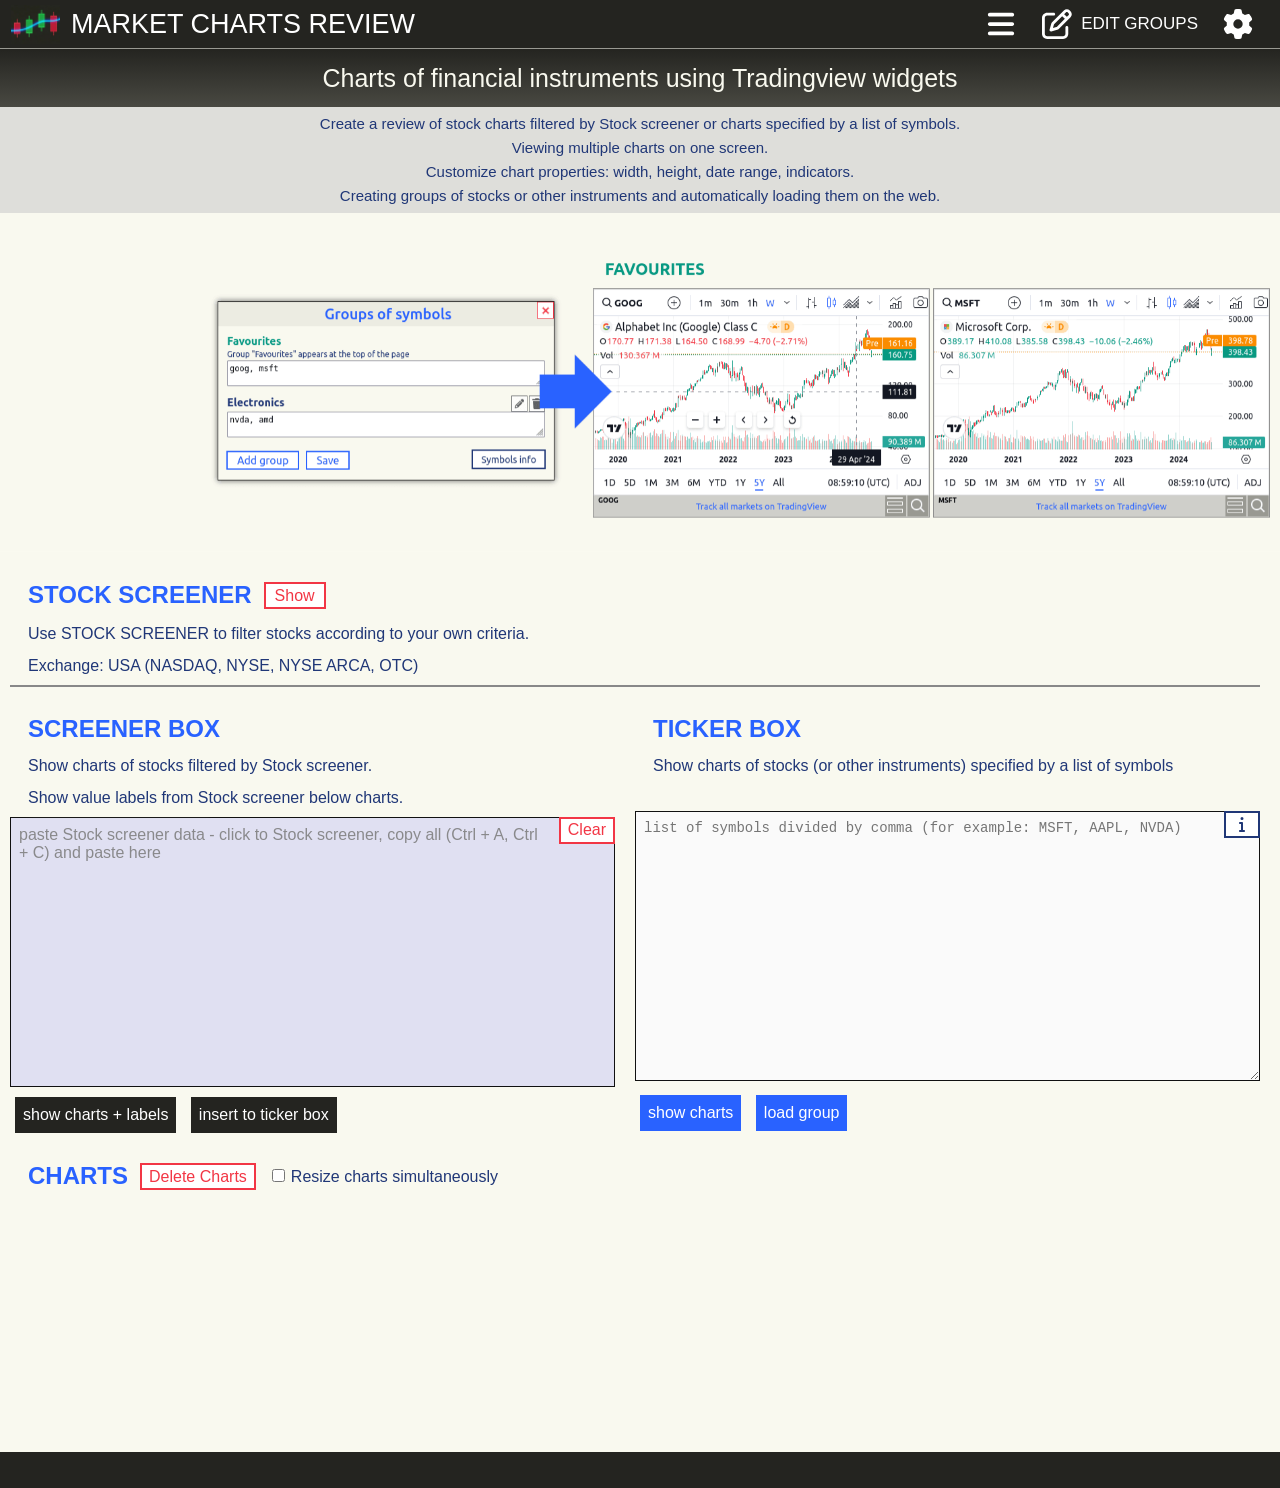
<file: index.html>
<!DOCTYPE html> 
<html lang="en">

<head>
<meta http-equiv="content-type" content="text/html; charset=UTF-8"><meta charset="UTF-8">
<meta charset="UTF-8">
<meta name="viewport" content="width=device-width, initial-scale=1.0">
<meta name="description" content="display market charts according to the list of symbols, filter stocks in screener and display their charts with data labels from the screener, saving your own groups of stocks or other instruments, saving charts properties, saving indicators, automatically displaying stocks after loading the page">
<meta name="keywords" content="stock charts, stock indicators, stock charts review, market charts overview, automatic loading of charts, stock screener">
<meta name="author" content="Peter Mikula">
<meta name="robots" content="index, follow">

<!-- Google Tag Manager -->
<!--<script>(function(w,d,s,l,i){w[l]=w[l]||[];w[l].push({'gtm.start':
new Date().getTime(),event:'gtm.js'});var f=d.getElementsByTagName(s)[0],
j=d.createElement(s),dl=l!='dataLayer'?'&l='+l:'';j.async=true;j.src=
'https://www.googletagmanager.com/gtm.js?id='+i+dl;f.parentNode.insertBefore(j,f);
})(window,document,'script','dataLayer','GTM-NWTK7NVJ');</script>-->
<!-- End Google Tag Manager -->

<title>Market charts review</title>
<link rel="icon" type="image/x-icon" href="favicon.ico">
<link rel="stylesheet" href="css/styles.css?t=14052026">
<link rel="stylesheet" href="lib/OwlCarousel2-2-3-4/dist/assets/owl.carousel.min.css">
<link rel="stylesheet" href="lib/OwlCarousel2-2-3-4/dist/assets/owl.theme.default.min.css">
<script src="https://ajax.googleapis.com/ajax/libs/jquery/3.5.1/jquery.min.js"></script> 
<script src="lib/OwlCarousel2-2-3-4/dist/owl.carousel.min.js"></script>
<script src="js/main.js?t=14052026"></script>
<script type="text/javascript">

</script>
</head>

<body>
<!-- Google Tag Manager (noscript) -->
<!--<noscript><iframe src="https://www.googletagmanager.com/ns.html?id=GTM-NWTK7NVJ"
height="0" width="0" style="display:none;visibility:hidden"></iframe></noscript>-->
<!-- End Google Tag Manager (noscript) -->
<header>
  <div class="header-top">
    <a class="logo-name-link" href="index.html">
      <span class="logo"><img src="assets/logo13.jpg"></span>
      <span class="header-name">Market charts review</span>
    </a>
    <span class="header-settings" alt="settings" title="settings"><svg xmlns="http://www.w3.org/2000/svg" viewBox="0 0 512 512"><!--!Font Awesome Free 6.5.2 by @fontawesome - https://fontawesome.com License - https://fontawesome.com/license/free Copyright 2024 Fonticons, Inc.--><path fill="#ffffff" d="M495.9 166.6c3.2 8.7 .5 18.4-6.4 24.6l-43.3 39.4c1.1 8.3 1.7 16.8 1.7 25.4s-.6 17.1-1.7 25.4l43.3 39.4c6.9 6.2 9.6 15.9 6.4 24.6c-4.4 11.9-9.7 23.3-15.8 34.3l-4.7 8.1c-6.6 11-14 21.4-22.1 31.2c-5.9 7.2-15.7 9.6-24.5 6.8l-55.7-17.7c-13.4 10.3-28.2 18.9-44 25.4l-12.5 57.1c-2 9.1-9 16.3-18.2 17.8c-13.8 2.3-28 3.5-42.5 3.5s-28.7-1.2-42.5-3.5c-9.2-1.5-16.2-8.7-18.2-17.8l-12.5-57.1c-15.8-6.5-30.6-15.1-44-25.4L83.1 425.9c-8.8 2.8-18.6 .3-24.5-6.8c-8.1-9.8-15.5-20.2-22.1-31.2l-4.7-8.1c-6.1-11-11.4-22.4-15.8-34.3c-3.2-8.7-.5-18.4 6.4-24.6l43.3-39.4C64.6 273.1 64 264.6 64 256s.6-17.1 1.7-25.4L22.4 191.2c-6.9-6.2-9.6-15.9-6.4-24.6c4.4-11.9 9.7-23.3 15.8-34.3l4.7-8.1c6.6-11 14-21.4 22.1-31.2c5.9-7.2 15.7-9.6 24.5-6.8l55.7 17.7c13.4-10.3 28.2-18.9 44-25.4l12.5-57.1c2-9.1 9-16.3 18.2-17.8C227.3 1.2 241.5 0 256 0s28.7 1.2 42.5 3.5c9.2 1.5 16.2 8.7 18.2 17.8l12.5 57.1c15.8 6.5 30.6 15.1 44 25.4l55.7-17.7c8.8-2.8 18.6-.3 24.5 6.8c8.1 9.8 15.5 20.2 22.1 31.2l4.7 8.1c6.1 11 11.4 22.4 15.8 34.3zM256 336a80 80 0 1 0 0-160 80 80 0 1 0 0 160z"/></svg></span>
    <span class="groups-wr">
      <span class="groups-icon">
        <svg xmlns="http://www.w3.org/2000/svg" viewBox="0 0 512 512"><!--!Font Awesome Free 6.6.0 by @fontawesome - https://fontawesome.com License - https://fontawesome.com/license/free Copyright 2024 Fonticons, Inc.--><path fill="#ffffff" d="M441 58.9L453.1 71c9.4 9.4 9.4 24.6 0 33.9L424 134.1 377.9 88 407 58.9c9.4-9.4 24.6-9.4 33.9 0zM209.8 256.2L344 121.9 390.1 168 255.8 302.2c-2.9 2.9-6.5 5-10.4 6.1l-58.5 16.7 16.7-58.5c1.1-3.9 3.2-7.5 6.1-10.4zM373.1 25L175.8 222.2c-8.7 8.7-15 19.4-18.3 31.1l-28.6 100c-2.4 8.4-.1 17.4 6.1 23.6s15.2 8.5 23.6 6.1l100-28.6c11.8-3.4 22.5-9.7 31.1-18.3L487 138.9c28.1-28.1 28.1-73.7 0-101.8L474.9 25C446.8-3.1 401.2-3.1 373.1 25zM88 64C39.4 64 0 103.4 0 152L0 424c0 48.6 39.4 88 88 88l272 0c48.6 0 88-39.4 88-88l0-112c0-13.3-10.7-24-24-24s-24 10.7-24 24l0 112c0 22.1-17.9 40-40 40L88 464c-22.1 0-40-17.9-40-40l0-272c0-22.1 17.9-40 40-40l112 0c13.3 0 24-10.7 24-24s-10.7-24-24-24L88 64z"/></svg>
      </span>
      <span class="groups">edit groups</span>
    </span>
    <span class="menu">
      <span class="menu-icon">
        <svg xmlns="http://www.w3.org/2000/svg" viewBox="0 0 448 512"><!--!Font Awesome Free 6.6.0 by @fontawesome - https://fontawesome.com License - https://fontawesome.com/license/free Copyright 2024 Fonticons, Inc.--><path fill="#ffffff"  d="M0 96C0 78.3 14.3 64 32 64l384 0c17.7 0 32 14.3 32 32s-14.3 32-32 32L32 128C14.3 128 0 113.7 0 96zM0 256c0-17.7 14.3-32 32-32l384 0c17.7 0 32 14.3 32 32s-14.3 32-32 32L32 288c-17.7 0-32-14.3-32-32zM448 416c0 17.7-14.3 32-32 32L32 448c-17.7 0-32-14.3-32-32s14.3-32 32-32l384 0c17.7 0 32 14.3 32 32z"/></svg>
      </span>
      <ul class="menu-list box-shadow">
        <li><a href="about.html">About</a></li>
      </ul>
    </span>
  </div>
  <h1 class="top-heading">Charts of financial instruments using Tradingview widgets</h1>
  <div class="top-info-bar light">
    <span>Create a review of stock charts filtered by Stock screener or charts specified by a list of symbols.</span>
    <span>Viewing multiple charts on one screen.</span>
    <span>Customize chart properties: width, height, date range, indicators.</span>
    <span>Creating groups of stocks or other instruments and automatically loading them on the web.</span>
  </div>
  <div class="slider">
    <div class="slider-inner">
      <div class="owl-carousel">
        <div><img src="assets/slides/slide6.png" alt="saving groups of symbols and displaying their graphs"></div>
        <div><img src="assets/slides/slide7.png" alt="display stock charts filtered by stock screener"></div>
      </div>
    </div>
  </div>
</header>
<div class="content">
<div class="bg-wr"></div>



<!-- TradingView Widget BEGIN -->
<!--<div class="tradingview-widget-container" style="height:300px;width:300px">
  <div class="tradingview-widget-container__widget" style="height:calc(100% - 32px);width:100%"></div>
  <div class="tradingview-widget-copyright"><a href="https://www.tradingview.com/" rel="noopener nofollow" target="_blank"><span class="blue-text">Track all markets on TradingView</span></a></div>
  <script type="text/javascript" src="https://s3.tradingview.com/external-embedding/embed-widget-advanced-chart.js" async>
  {
  "autosize": true,
  "symbol": "NASDAQ:AAPL",
  "interval": "W",
  "timezone": "Etc/UTC",
  "theme": "light",
  "style": "1",
  "locale": "en",
  "enable_publishing": false,
"hide_legend": true,
  "allow_symbol_change": true,
  "calendar": false,
  "support_host": "https://www.tradingview.com"
}
  </script>
</div>-->
<!-- TradingView Widget END -->
<!-- TradingView Widget BEGIN -->
<!--<div class="tradingview-widget-container" style="height:100%;width:100%">
  <div class="tradingview-widget-container__widget" style="height:calc(100% - 32px);width:100%"></div>
  <div class="tradingview-widget-copyright"><a href="https://www.tradingview.com/" rel="noopener nofollow" target="_blank"><span class="blue-text">Track all markets on TradingView</span></a></div>
  <script type="text/javascript" src="https://s3.tradingview.com/external-embedding/embed-widget-advanced-chart.js" async>
  {
  "autosize": true,
  "symbol": "NYSE:AEL/PA",
  "timezone": "Etc/UTC",
  "theme": "light",
  "style": "1",
  "locale": "en",
  "enable_publishing": true,
  "hide_legend": true,
  "range": "60M",
  "allow_symbol_change": true,
  "calendar": false,
  "support_host": "https://www.tradingview.com"
}
  </script>
</div>-->
<!-- TradingView Widget END -->

<!-- TradingView Widget BEGIN -->
<!--<div class="tradingview-widget-container" style="height:100%;width:100%">
<iframe scrolling="no" allowtransparency="true" frameborder="0" style="user-select: none; box-sizing: border-box; display: block; height: calc(100% - 32px); width: 100%;" src="https://www.tradingview-widget.com/embed-widget/advanced-chart/?locale=en#%7B%22autosize%22%3Atrue%2C%22symbol%22%3A%22NASDAQ%3AMEDP%22%2C%22interval%22%3A%22W%22%2C%22timezone%22%3A%22Etc%2FUTC%22%2C%22theme%22%3A%22light%22%2C%22style%22%3A%221%22%2C%22hide_legend%22%3Atrue%2C%22allow_symbol_change%22%3Atrue%2C%22calendar%22%3Afalse%2C%22support_host%22%3A%22https%3A%2F%2Fwww.tradingview.com%22%2C%22width%22%3A%22100%25%22%2C%22height%22%3A%22100%25%22%2C%22utm_source%22%3A%22%22%2C%22utm_medium%22%3A%22widget_new%22%2C%22utm_campaign%22%3A%22advanced-chart%22%2C%22page-uri%22%3A%22__NHTTP__%22%7D" title="advanced chart TradingView widget" lang="en"></iframe>
</div>-->
<!-- TradingView Widget END -->

<!-- TradingView Widget BEGIN -->
<!--<div class="tradingview-widget-container">
  <div class="tradingview-widget-container__widget"></div>
  <div class="tradingview-widget-copyright"><a href="https://www.tradingview.com/" rel="noopener nofollow" target="_blank"><span class="blue-text">Track all markets on TradingView</span></a></div>
  <script type="text/javascript" src="https://s3.tradingview.com/external-embedding/embed-widget-symbol-info.js" async>
  {
  "symbol": "NASDAQ:AAPL",
  "width": "100%",
  "locale": "en",
  "colorTheme": "light",
  "isTransparent": false
}
  </script>
</div>-->
<!-- TradingView Widget END -->

<!-- TradingView Widget BEGIN -->
<!--<div class="tradingview-widget-container" style="height:100%;width:100%">
  <div class="tradingview-widget-container__widget" style="height:calc(100% - 32px);width:100%"></div>
  <div class="tradingview-widget-copyright"><a href="https://www.tradingview.com/" rel="noopener nofollow" target="_blank"><span class="blue-text">Track all markets on TradingView</span></a></div>
  <script type="text/javascript" src="https://s3.tradingview.com/external-embedding/embed-widget-advanced-chart.js" async>
  {
  "autosize": true,
  "symbol": "NASDAQ:AAPL",
  "timezone": "Etc/UTC",
  "theme": "light",
  "style": "1",
  "locale": "en",
  "range": "60M",
  "hide_side_toolbar": false,
  "allow_symbol_change": true,
  "details": true,
  "calendar": false,
  "support_host": "https://www.tradingview.com"
}
  </script>
</div>-->
<!-- TradingView Widget END -->

<!-- TradingView Widget BEGIN -->
<!--<div class="tradingview-widget-container">
  <div class="tradingview-widget-container__widget"></div>
  <div class="tradingview-widget-copyright"><a href="https://www.tradingview.com/" rel="noopener nofollow" target="_blank"><span class="blue-text">Track all markets on TradingView</span></a></div>
  <script type="text/javascript" src="https://s3.tradingview.com/external-embedding/embed-widget-financials.js" async>
  {
  "isTransparent": false,
  "largeChartUrl": "",
  "displayMode": "compact",
  "width": "100%",
  "height": "100%",
  "colorTheme": "light",
  "symbol": "NASDAQ:AAPL",
  "locale": "en"
}
  </script>
</div>-->
<!-- TradingView Widget END -->

<!-- TradingView Widget BEGIN -->
<!--<div class="tradingview-widget-container">
  <div class="tradingview-widget-container__widget"></div>
  <div class="tradingview-widget-copyright"><a href="https://www.tradingview.com/" rel="noopener nofollow" target="_blank"><span class="blue-text">Track all markets on TradingView</span></a></div>
  <script type="text/javascript" src="https://s3.tradingview.com/external-embedding/embed-widget-screener.js" async>
  {
  "width": "100%",
  "height": "100%",
  "defaultColumn": "overview",
  "defaultScreen": "most_capitalized",
  "market": "america",
  "showToolbar": true,
  "colorTheme": "light",
  "locale": "en"
}
  </script>
</div>-->
<!-- TradingView Widget END -->

<div class="settings-container-wr box-shadow" style="">
  <h2>Settings</h2>
  <div class="settings-container" style="">
    <h3>Chart dimension</h3>
    <div class="input-wr set-width">
      <label for="chart-width">Chart width:</label>
      <input type="text" id="set-chart-width" name="chart-width" placeholder="500"> px
    </div>
    <div class="input-wr set-height">
      <label for="chart-height">Chart height:</label>
      <input type="text" id="set-chart-height" name="chart-height" placeholder="300"> px
    </div>
    
    <h3>Chart date range</h3>
    <div class="select-wr set-date-range">
      <label for="default-date-range">date range:</label>
      <select name="default-date-range" id="default-date-range">
        <option value="1D">1D</option>
        <option value="5D">5D</option>
        <option value="1M">1M</option>
        <option value="3M">3M</option>
        <option value="6M">6M</option>
        <option value="YTD">YTD</option>
        <option value="12M">1Y</option>
        <option value="60M" selected>5Y</option>
        <option value="ALL">ALL</option>
      </select>
    </div>
    <h3>Indicators</h3>
    <div class="setting-btn-wr">
      <span id="add-indicators" class="setting-btn">Add indicators</span>
    </div>
    <div class="filled-settings-wr">
      <input type="checkbox" id="filled-settings" name="filled-settings">
      <label for="filled-settings">use the filled settings</label>
      <p>Saved settings values ​​are preferably used. If you have saved settings values ​​but want to use the values ​​filled in this form, select "use the filled settings"</p>
    </div>
    <div class="settings-confirm-wr">
      <div class="settings-confirm">OK</div>
      <div class="settings-save">Save</div>
    </div>
  </div>
</div>

<div class="groups-container-wr box-shadow" style="">
  <div class="group-container-close"></div>
  <div class="group-container-heading">Groups of symbols</div>
  <div class="groups-data-container">
    <div class="group-data-wr">
      <div class="group-name green-text">Favourites</div>
      <p class="group-data-info">Group "Favourites" appears at the top of the page</p>
      <div class="group-data">
        <textarea class="group-data-txt" placeholder="enter symbols divided by comma" spellcheck=false></textarea>
      </div>
    </div>
  </div>
  <div class="group-container-btn-wr">
    <span id="group-add" class="group-btn">Add group</span>
    <span id="group-save" class="group-btn">Save</span>
    <span id="group-symbols-info" class="group-btn">Symbols info</span>
  </div>
</div>

<div class="load-groups-container-wr box-shadow" style="">
  <div class="load-group-container-close"></div>
  <div class="load-group-container-heading">Groups of symbols</div>
  <div class="load-groups-data-container">
    <div class="load-group-data-wr">
      <div class="load-group-name green-text">Favourites</div>
      <div class="load-group-data">
        <div class="load-group-data-txt"></div>
      </div>
    </div>
  </div>
</div>

<div class="indicators-wr box-shadow">
    <span class="indicators-wr-close"></span>
    <h2>Indicators</h2>
    <div class="ind-top-form">
      <div class="indicator-top-input-wr">
        <input type="checkbox" id="ind_Volume-with-price" name="ind_Volume-with-price">
        <label for="ind_Volume-with-price">show Volume with price</label>
      </div>
    </div>
    <div class="indicator-input-wr" data-ind-code="%22STD%3B24h%25Volume%22">
      <input type="checkbox" id="ind_24-hour-Volume" name="ind_24-hour-Volume">
      <label for="ind_24-hour-Volume">24-hour Volume</label>
    </div>
    <div class="indicator-input-wr" data-ind-code="%22STD%3BAccumulation_Distribution%22">
      <input type="checkbox" id="ind_Accumulation-Distribution" name="ind_Accumulation-Distribution">
      <label for="ind_Accumulation-Distribution">Accumulation/Distribution</label>
    </div>
    <div class="indicator-input-wr" data-ind-code="%22STD%3BAdvance%251Decline%251Line%22">
      <input type="checkbox" id="ind_Advance-Decline-Line" name="ind_Advance-Decline-Line">
      <label for="ind_Advance-Decline-Line">Advance Decline Line</label>
    </div>
    <div class="indicator-input-wr" data-ind-code="%22STD%3BAdvance%251Decline%251Ratio%22">
      <input type="checkbox" id="ind_Advance-Decline-Ratio" name="ind_Advance-Decline-Ratio">
      <label for="ind_Advance-Decline-Ratio">Advance Decline Ratio</label>
    </div>
    <div class="indicator-input-wr" data-ind-code="%22STD%3BAdvance_Decline_Ratio_Bars%22">
      <input type="checkbox" id="ind_Advance-Decline-Ratio-Bars" name="ind_Advance-Decline-Ratio-Bars">
      <label for="ind_Advance-Decline-Ratio-Bars">Advance/Decline Ratio (Bars)</label>
    </div>
    <div class="indicator-input-wr" data-ind-code="%22STD%3BArnaud%251Legoux%251Moving%251Average%22">
      <input type="checkbox" id="ind_Arnaud-Legoux-Moving-Average" name="ind_Arnaud-Legoux-Moving-Average">
      <label for="ind_Arnaud-Legoux-Moving-Average">Arnaud Legoux Moving Average</label>
    </div>
    <div class="indicator-input-wr" data-ind-code="%22STD%3BAroon%22">
      <input type="checkbox" id="ind_Aroon" name="ind_Aroon">
      <label for="ind_Aroon">Aroon</label>
    </div>
    <div class="indicator-input-wr" data-ind-code="%22STD%3BAverage%25Day%25Range%22">
      <input type="checkbox" id="ind_Average-Day-Range" name="ind_Average-Day-Range">
      <label for="ind_Average-Day-Range">Average Day Range</label>
    </div>
    <div class="indicator-input-wr" data-ind-code="%22STD%3BAverage%251Directional%251Index%22">
      <input type="checkbox" id="ind_Average-Directional-Index" name="ind_Average-Directional-Index">
      <label for="ind_Average-Directional-Index">Average Directional Index</label>
    </div>
    <div class="indicator-input-wr" data-ind-code="%22STD%3BAverage_True_Range%22">
      <input type="checkbox" id="ind_Average-True-Range" name="ind_Average-True-Range">
      <label for="ind_Average-True-Range">Average True Range</label>
    </div>
    <div class="indicator-input-wr" data-ind-code="%22STD%3BAwesome_Oscillator%22">
      <input type="checkbox" id="ind_Awesome-Oscillator" name="ind_Awesome-Oscillator">
      <label for="ind_Awesome-Oscillator">Awesome Oscillator</label>
    </div>
    <div class="indicator-input-wr" data-ind-code="%22STD%3BBalance%251of%251Power%22">
      <input type="checkbox" id="ind_Balance-of-Power" name="ind_Balance-of-Power">
      <label for="ind_Balance-of-Power">Balance of Power</label>
    </div>
    <div class="indicator-input-wr" data-ind-code="%22STD%3BBBTrend%22">
      <input type="checkbox" id="ind_BBtrend" name="ind_BBtrend">
      <label for="ind_BBtrend">BBtrend</label>
    </div>
    <div class="indicator-input-wr" data-ind-code="%22STD%3BBollinger_Bands%22">
      <input type="checkbox" id="ind_Bollinger-Bands" name="ind_Bollinger-Bands">
      <label for="ind_Bollinger-Bands">Bollinger Bands</label>
    </div>
    <div class="indicator-input-wr" data-ind-code="%22STD%3BBollinger_Bands_B%22">
      <input type="checkbox" id="ind_Bollinger-Bands-pb" name="ind_Bollinger-Bands-pb">
      <label for="ind_Bollinger-Bands-pb">Bollinger Bands %b</label>
    </div>
    <div class="indicator-input-wr" data-ind-code="%22STD%3BBollinger_Bands_Width%22">
      <input type="checkbox" id="ind_Bollinger-BandWidth" name="ind_Bollinger-BandWidth">
      <label for="ind_Bollinger-BandWidth">Bollinger BandWidth</label>
    </div>
    <div class="indicator-input-wr" data-ind-code="%22STD%3BBull%25Bear%25Power%22">
      <input type="checkbox" id="ind_Bull-Bear-Power" name="ind_Bull-Bear-Power">
      <label for="ind_Bull-Bear-Power">Bull Bear Power</label>
    </div>
    <div class="indicator-input-wr" data-ind-code="%22STD%3BChaikin_Money_Flow%22">
      <input type="checkbox" id="ind_Chaikin-Money-Flow" name="ind_Chaikin-Money-Flow">
      <label for="ind_Chaikin-Money-Flow">Chaikin Money Flow</label>
    </div>
    <div class="indicator-input-wr" data-ind-code="%22STD%3BChaikin_Oscillator%22">
      <input type="checkbox" id="ind_Chaikin-Oscillator" name="ind_Chaikin-Oscillator">
      <label for="ind_Chaikin-Oscillator">Chaikin Oscillator</label>
    </div>
    <div class="indicator-input-wr" data-ind-code="%22STD%3BChande%251Kroll%251Stop%22">
      <input type="checkbox" id="ind_Chande-Kroll-Stop" name="ind_Chande-Kroll-Stop">
      <label for="ind_Chande-Kroll-Stop">Chande Kroll Stop</label>
    </div>
    <div class="indicator-input-wr" data-ind-code="%22STD%3BChande_Momentum_Oscillator%22">
      <input type="checkbox" id="ind_Chande-Momentum-Oscillator" name="ind_Chande-Momentum-Oscillator">
      <label for="ind_Chande-Momentum-Oscillator">Chande Momentum Oscillator</label>
    </div>
    <div class="indicator-input-wr" data-ind-code="%22STD%3BChop%251Zone%22">
      <input type="checkbox" id="ind_Chop-Zone" name="ind_Chop-Zone">
      <label for="ind_Chop-Zone">Chop Zone</label>
    </div>
    <div class="indicator-input-wr" data-ind-code="%22STD%3BChoppiness_Index%22">
      <input type="checkbox" id="ind_Choppiness-Index" name="ind_Choppiness-Index">
      <label for="ind_Choppiness-Index">Choppiness Index</label>
    </div>
    <div class="indicator-input-wr" data-ind-code="%22STD%3BCCI%22">
      <input type="checkbox" id="ind_Commodity-Channel-Index" name="ind_Commodity-Channel-Index">
      <label for="ind_Commodity-Channel-Index">Commodity Channel Index</label>
    </div>
    <div class="indicator-input-wr" data-ind-code="%22STD%3BConnors_RSI%22">
      <input type="checkbox" id="ind_Connors-RSI" name="ind_Connors-RSI">
      <label for="ind_Connors-RSI">Connors RSI</label>
    </div>
    <div class="indicator-input-wr" data-ind-code="%22STD%3BCoppock%251Curve%22">
      <input type="checkbox" id="ind_Coppock-Curve" name="ind_Coppock-Curve">
      <label for="ind_Coppock-Curve">Coppock Curve</label>
    </div>
    <div class="indicator-input-wr" data-ind-code="%22CorrelationCoefficient%40tv-basicstudies%22">
      <input type="checkbox" id="ind_CC" name="ind_CC">
      <label for="ind_CC">CC (Correlation Coefficient)</label>
    </div>
    <div class="indicator-input-wr" data-ind-code="%22STD%3BCorrelation_Coeff%22">
      <input type="checkbox" id="ind_Correlation-Coefficient" name="ind_Correlation-Coefficient">
      <label for="ind_Correlation-Coefficient">Correlation Coefficient</label>
    </div>
    <div class="indicator-input-wr" data-ind-code="%22STD%3BCumulative%251Volume%251Delta%22">
      <input type="checkbox" id="ind_Cumulative-Volume-Delta" name="ind_Cumulative-Volume-Delta">
      <label for="ind_Cumulative-Volume-Delta">Cumulative Volume Delta</label>
    </div>
    <div class="indicator-input-wr" data-ind-code="%22STD%3BCumulative%251Volume%251Index%22">
      <input type="checkbox" id="ind_Cumulative-Volume-Index" name="ind_Cumulative-Volume-Index">
      <label for="ind_Cumulative-Volume-Index">Cumulative Volume Index</label>
    </div>
    <div class="indicator-input-wr" data-ind-code="%22STD%3BDPO%22">
      <input type="checkbox" id="ind_Detrended-Price-Oscillator" name="ind_Detrended-Price-Oscillator">
      <label for="ind_Detrended-Price-Oscillator">Detrended Price Oscillator</label>
    </div>
    <div class="indicator-input-wr" data-ind-code="%22STD%3BDMI%22">
      <input type="checkbox" id="ind_Directional-Movement-Index" name="ind_Directional-Movement-Index">
      <label for="ind_Directional-Movement-Index">Directional Movement Index</label>
    </div>
    <div class="indicator-input-wr" data-ind-code="%22STD%3BDonchian_Channels%22">
      <input type="checkbox" id="ind_Donchian-Channels" name="ind_Donchian-Channels">
      <label for="ind_Donchian-Channels">Donchian Channels</label>
    </div>
    <div class="indicator-input-wr" data-ind-code="%22STD%3BDEMA%22">
      <input type="checkbox" id="ind_Double-EMA" name="ind_Double-EMA">
      <label for="ind_Double-EMA">Double EMA</label>
    </div>
    <div class="indicator-input-wr" data-ind-code="%22STD%3BEOM%22">
      <input type="checkbox" id="ind_Ease-of-Movement" name="ind_Ease-of-Movement">
      <label for="ind_Ease-of-Movement">Ease of Movement</label>
    </div>
    <div class="indicator-input-wr" data-ind-code="%22STD%3BEFI%22">
      <input type="checkbox" id="ind_Elder-Force-Index" name="ind_Elder-Force-Index">
      <label for="ind_Elder-Force-Index">Elder Force Index</label>
    </div>
    <div class="indicator-input-wr" data-ind-code="%22STD%3BENV%22">
      <input type="checkbox" id="ind_Envelope" name="ind_Envelope">
      <label for="ind_Envelope">Envelope</label>
    </div>
    <div class="indicator-input-wr" data-ind-code="%22STD%3BFisher_Transform%22">
      <input type="checkbox" id="ind_Fisher-Transform" name="ind_Fisher-Transform">
      <label for="ind_Fisher-Transform">Fisher Transform</label>
    </div>
    <div class="indicator-input-wr" data-ind-code="%22STD%3BGaps%22">
      <input type="checkbox" id="ind_Gaps" name="ind_Gaps">
      <label for="ind_Gaps">Gaps</label>
    </div>
    <div class="indicator-input-wr" data-ind-code="%22STD%3BHistorical_Volatility%22">
      <input type="checkbox" id="ind_Historical-Volatility" name="ind_Historical-Volatility">
      <label for="ind_Historical-Volatility">Historical Volatility</label>
    </div>
    <div class="indicator-input-wr" data-ind-code="%22STD%3BHull%251MA%22">
      <input type="checkbox" id="ind_Hull-Moving-Average" name="ind_Hull-Moving-Average">
      <label for="ind_Hull-Moving-Average">Hull Moving Average</label>
    </div>
    <div class="indicator-input-wr" data-ind-code="%22STD%3BIchimoku%251Cloud%22">
      <input type="checkbox" id="ind_Ichimoku-Cloud" name="ind_Ichimoku-Cloud">
      <label for="ind_Ichimoku-Cloud">Ichimoku Cloud</label>
    </div>
    <div class="indicator-input-wr" data-ind-code="%22STD%3BKeltner_Channels%22">
      <input type="checkbox" id="ind_Keltner-Channels" name="ind_Keltner-Channels">
      <label for="ind_Keltner-Channels">Keltner Channels</label>
    </div>
    <div class="indicator-input-wr" data-ind-code="%22STD%3BKlinger%251Oscillator%22">
      <input type="checkbox" id="ind_Klinger-Oscillator" name="ind_Klinger-Oscillator">
      <label for="ind_Klinger-Oscillator">Klinger Oscillator</label>
    </div>
    <div class="indicator-input-wr" data-ind-code="%22STD%3BKnow_Sure_Thing%22">
      <input type="checkbox" id="ind_Know-Sure-Thing" name="ind_Know-Sure-Thing">
      <label for="ind_Know-Sure-Thing">Know Sure Thing</label>
    </div>
    <div class="indicator-input-wr" data-ind-code="%22STD%3BLeast%251Squares%251Moving%251Average%22">
      <input type="checkbox" id="ind_Least-Squares-Moving-Average" name="ind_Least-Squares-Moving-Average">
      <label for="ind_Least-Squares-Moving-Average">Least Squares Moving Average</label>
    </div>
    <div class="indicator-input-wr" data-ind-code="%22STD%3BLinear_Regression%22">
      <input type="checkbox" id="ind_Linear-Regression-Channel" name="ind_Linear-Regression-Channel">
      <label for="ind_Linear-Regression-Channel">Linear Regression Channel</label>
    </div>
    <div class="indicator-input-wr" data-ind-code="%22STD%3BMA%251Cross%22">
      <input type="checkbox" id="ind_MA-Cross" name="ind_MA-Cross">
      <label for="ind_MA-Cross">MA Cross</label>
    </div>
    <div class="indicator-input-wr" data-ind-code="%22STD%3BMass%251Index%22">
      <input type="checkbox" id="ind_Mass-Index" name="ind_Mass-Index">
      <label for="ind_Mass-Index">Mass Index</label>
    </div>
    <div class="indicator-input-wr" data-ind-code="%22STD%3BMcGinley%251Dynamic%22">
      <input type="checkbox" id="ind_McGinley-Dynamic" name="ind_McGinley-Dynamic">
      <label for="ind_McGinley-Dynamic">McGinley Dynamic</label>
    </div>
    <div class="indicator-input-wr" data-ind-code="%22STD%3BMedian%22">
      <input type="checkbox" id="ind_Median" name="ind_Median">
      <label for="ind_Median">Median</label>
    </div>
    <div class="indicator-input-wr" data-ind-code="%22STD%3BMomentum%22">
      <input type="checkbox" id="ind_Momentum" name="ind_Momentum">
      <label for="ind_Momentum">Momentum</label>
    </div>
    <div class="indicator-input-wr" data-ind-code="%22STD%3BMoney_Flow%22">
      <input type="checkbox" id="ind_Money-Flow-Index" name="ind_Money-Flow-Index">
      <label for="ind_Money-Flow-Index">Money Flow Index</label>
    </div>
    <div class="indicator-input-wr" data-ind-code="%22MoonPhases%40tv-basicstudies%22">
      <input type="checkbox" id="ind_MP" name="ind_MP">
      <label for="ind_MP">MP (Moon Phases)</label>
    </div>
    <div class="indicator-input-wr" data-ind-code="%22STD%3BMoon%251Phases%22">
      <input type="checkbox" id="ind_Moon-Phases" name="ind_Moon-Phases">
      <label for="ind_Moon-Phases">Moon Phases</label>
    </div>
    <div class="indicator-input-wr" data-ind-code="%22STD%3BMACD%22">
      <input type="checkbox" id="ind_Moving-Average-Convergence-Divergence" name="ind_Moving-Average-Convergence-Divergence">
      <label for="ind_Moving-Average-Convergence-Divergence">Moving Average Convergence Divergence</label>
    </div>
    <div class="indicator-input-wr" data-ind-code="%22STD%3BEMA%22">
      <input type="checkbox" id="ind_Moving-Average-Exponential" name="ind_Moving-Average-Exponential">
      <label for="ind_Moving-Average-Exponential">Moving Average Exponential</label>
    </div>
    <div class="indicator-input-wr" data-ind-code="%22STD%3BMA%25Ribbon%22">
      <input type="checkbox" id="ind_Moving-Average-Ribbon" name="ind_Moving-Average-Ribbon">
      <label for="ind_Moving-Average-Ribbon">Moving Average Ribbon</label>
    </div>
    <div class="indicator-input-wr" data-ind-code="%22STD%3BSMA%22">
      <input type="checkbox" id="ind_Moving-Average-Simple" name="ind_Moving-Average-Simple">
      <label for="ind_Moving-Average-Simple">Moving Average Simple</label>
    </div>
    <div class="indicator-input-wr" data-ind-code="%22STD%3BWMA%22">
      <input type="checkbox" id="ind_Moving-Average-Weighted" name="ind_Moving-Average-Weighted">
      <label for="ind_Moving-Average-Weighted">Moving Average Weighted</label>
    </div>
    <div class="indicator-input-wr" data-ind-code="%22STD%3BMulti-Time%25Period%25Charts%22">
      <input type="checkbox" id="ind_Multi-Time-Period-Charts" name="ind_Multi-Time-Period-Charts">
      <label for="ind_Multi-Time-Period-Charts">Multi-Time Period Charts</label>
    </div>
    <div class="indicator-input-wr" data-ind-code="%22STD%3BNet%251Volume%22">
      <input type="checkbox" id="ind_Net-Volume" name="ind_Net-Volume">
      <label for="ind_Net-Volume">Net Volume</label>
    </div>
    <div class="indicator-input-wr" data-ind-code="%22STD%3BOn_Balance_Volume%22">
      <input type="checkbox" id="ind_On-Balance-Volume" name="ind_On-Balance-Volume">
      <label for="ind_On-Balance-Volume">On Balance Volume</label>
    </div>
    <div class="indicator-input-wr" data-ind-code="%22STD%3BOpen%25Interest%22">
      <input type="checkbox" id="ind_Open-Interest" name="ind_Open-Interest">
      <label for="ind_Open-Interest">Open Interest</label>
    </div>
    <div class="indicator-input-wr" data-ind-code="%22STD%3BPSAR%22">
      <input type="checkbox" id="ind_Parabolic-SAR" name="ind_Parabolic-SAR">
      <label for="ind_Parabolic-SAR">Parabolic SAR</label>
    </div>
    <div class="indicator-input-wr" data-ind-code="%22STD%3BPivot%251Points%251High%251Low%22">
      <input type="checkbox" id="ind_Pivot-Points-High-Low" name="ind_Pivot-Points-High-Low">
      <label for="ind_Pivot-Points-High-Low">Pivot Points High Low</label>
    </div>
    <div class="indicator-input-wr" data-ind-code="%22STD%3BPivot%251Points%251Standard%22">
      <input type="checkbox" id="ind_Pivot-Points-Standard" name="ind_Pivot-Points-Standard">
      <label for="ind_Pivot-Points-Standard">Pivot Points Standard</label>
    </div>
    <div class="indicator-input-wr" data-ind-code="%22STD%3BPrice_Oscillator%22">
      <input type="checkbox" id="ind_Price-Oscillator" name="ind_Price-Oscillator">
      <label for="ind_Price-Oscillator">Price Oscillator</label>
    </div>
    <div class="indicator-input-wr" data-ind-code="%22STD%3BPrice%251Target%22">
      <input type="checkbox" id="ind_Price-Target" name="ind_Price-Target">
      <label for="ind_Price-Target">Price Target</label>
    </div>
    <div class="indicator-input-wr" data-ind-code="%22PriceVolumeTrend%40tv-basicstudies%22">
      <input type="checkbox" id="ind_PVT" name="ind_PVT">
      <label for="ind_PVT">PVT (Price Volume Trend)</label>
    </div>
    <div class="indicator-input-wr" data-ind-code="%22STD%3BPrice_Volume_Trend%22">
      <input type="checkbox" id="ind_Price-Volume-Trend" name="ind_Price-Volume-Trend">
      <label for="ind_Price-Volume-Trend">Price Volume Trend</label>
    </div>
    <div class="indicator-input-wr" data-ind-code="%22STD%3BROC%22">
      <input type="checkbox" id="ind_Rate-Of-Change" name="ind_Rate-Of-Change">
      <label for="ind_Rate-Of-Change">Rate Of Change</label>
    </div>
    <div class="indicator-input-wr" data-ind-code="%22STD%3BRSI%22">
      <input type="checkbox" id="ind_Relative-Strength-Index" name="ind_Relative-Strength-Index">
      <label for="ind_Relative-Strength-Index">Relative Strength Index</label>
    </div>
    <div class="indicator-input-wr" data-ind-code="%22STD%3BRelative_Vigor_Index%22">
      <input type="checkbox" id="ind_Relative-Vigor-Index" name="ind_Relative-Vigor-Index">
      <label for="ind_Relative-Vigor-Index">Relative Vigor Index</label>
    </div>
    <div class="indicator-input-wr" data-ind-code="%22STD%3BRelative_Volatility_Index%22">
      <input type="checkbox" id="ind_Relative-Volatility-Index" name="ind_Relative-Volatility-Index">
      <label for="ind_Relative-Volatility-Index">Relative Volatility Index</label>
    </div>
    <div class="indicator-input-wr" data-ind-code="%22STD%3BRelative%251Volume%251at%251Time%22">
      <input type="checkbox" id="ind_Relative-Volume-at-Time" name="ind_Relative-Volume-at-Time">
      <label for="ind_Relative-Volume-at-Time">Relative Volume at Time</label>
    </div>
    <div class="indicator-input-wr" data-ind-code="%22BookerIntradayPivots%40tv-basicstudies%22">
      <input type="checkbox" id="ind_RB_IPP" name="ind_RB_IPP">
      <label for="ind_RB_IPP">RB_IPP (Rob Booker - Intraday Pivot Points)</label>
    </div>
    <div class="indicator-input-wr" data-ind-code="%22BookerKnoxvilleDivergence%40tv-basicstudies%22">
      <input type="checkbox" id="ind_RB_KnoxDiv" name="ind_RB_KnoxDiv">
      <label for="ind_RB_KnoxDiv">RB_KnoxDiv (Rob Booker - Knoxville Divergence)</label>
    </div>
    <div class="indicator-input-wr" data-ind-code="%22BookerMissedPivots%40tv-basicstudies%22">
      <input type="checkbox" id="ind_RB_MPP" name="ind_RB_MPP">
      <label for="ind_RB_MPP">RB_MPP (Rob Booker - Missed Pivot Points)</label>
    </div>
    <div class="indicator-input-wr" data-ind-code="%22BookerReversal%40tv-basicstudies%22">
      <input type="checkbox" id="ind_RB_Rev" name="ind_RB_Rev">
      <label for="ind_RB_Rev">RB_Rev (Rob Booker - Reversal)</label>
    </div>
    <div class="indicator-input-wr" data-ind-code="%22STD%3BRob%251Booker%251Ghost%251Pivots%251v2%22">
      <input type="checkbox" id="ind_Rob-Booker-Ziv-Ghost-Pivots" name="ind_Rob-Booker-Ziv-Ghost-Pivots">
      <label for="ind_Rob-Booker-Ziv-Ghost-Pivots">Rob Booker - Ziv Ghost Pivots</label>
    </div>
    <div class="indicator-input-wr" data-ind-code="%22STD%3BDivergence%251Indicator%22">
      <input type="checkbox" id="ind_RSI-Divergence-Indicator" name="ind_RSI-Divergence-Indicator">
      <label for="ind_RSI-Divergence-Indicator">RSI Divergence Indicator</label>
    </div>
    <div class="indicator-input-wr" data-ind-code="%22STD%3BSeasonality%22">
      <input type="checkbox" id="ind_Seasonality" name="ind_Seasonality">
      <label for="ind_Seasonality">Seasonality</label>
    </div>
    <div class="indicator-input-wr" data-ind-code="%22STD%3BSMI_Ergodic_Indicator_Oscillator%22">
      <input type="checkbox" id="ind_SMI-Ergodic-Indicator" name="ind_SMI-Ergodic-Indicator">
      <label for="ind_SMI-Ergodic-Indicator">SMI Ergodic Indicator</label>
    </div>
    <div class="indicator-input-wr" data-ind-code="%22STD%3BSMI_Ergodic_Oscillator%22">
      <input type="checkbox" id="ind_SMI-Ergodic-Oscillator" name="ind_SMI-Ergodic-Oscillator">
      <label for="ind_SMI-Ergodic-Oscillator">SMI Ergodic Oscillator</label>
    </div>
    <div class="indicator-input-wr" data-ind-code="%22STD%3BSmoothed%251Moving%251Average%22">
      <input type="checkbox" id="ind_Smoothed-Moving-Average" name="ind_Smoothed-Moving-Average">
      <label for="ind_Smoothed-Moving-Average">Smoothed Moving Average</label>
    </div>
    <div class="indicator-input-wr" data-ind-code="%22STD%3BStochastic%22">
      <input type="checkbox" id="ind_Stochastic" name="ind_Stochastic">
      <label for="ind_Stochastic">Stochastic</label>
    </div>
    <div class="indicator-input-wr" data-ind-code="%22STD%3BSMI%22">
      <input type="checkbox" id="ind_Stochastic-Momentum-Index" name="ind_Stochastic-Momentum-Index">
      <label for="ind_Stochastic-Momentum-Index">Stochastic Momentum Index</label>
    </div>
    <div class="indicator-input-wr" data-ind-code="%22STD%3BStochastic_RSI%22">
      <input type="checkbox" id="ind_Stochastic-RSI" name="ind_Stochastic-RSI">
      <label for="ind_Stochastic-RSI">Stochastic RSI</label>
    </div>
    <div class="indicator-input-wr" data-ind-code="%22STD%3BSupertrend%22">
      <input type="checkbox" id="ind_Supertrend" name="ind_Supertrend">
      <label for="ind_Supertrend">Supertrend</label>
    </div>
    <div class="indicator-input-wr" data-ind-code="%22STD%3BTechnical%251Ratings%22">
      <input type="checkbox" id="ind_Technical-Ratings" name="ind_Technical-Ratings">
      <label for="ind_Technical-Ratings">Technical Ratings</label>
    </div>
    <div class="indicator-input-wr" data-ind-code="%22STD%3BTime%251Weighted%251Average%251Price%22">
      <input type="checkbox" id="ind_Time-Weighted-Average-Price" name="ind_Time-Weighted-Average-Price">
      <label for="ind_Time-Weighted-Average-Price">Time Weighted Average Price</label>
    </div>
    <div class="indicator-input-wr" data-ind-code="%22STD%3BTrading%251Sessions%22">
      <input type="checkbox" id="ind_Trading-Sessions" name="ind_Trading-Sessions">
      <label for="ind_Trading-Sessions">Trading Sessions</label>
    </div>
    <div class="indicator-input-wr" data-ind-code="%22STD%3BTrend%251Strength%251Index%22">
      <input type="checkbox" id="ind_Trend-Strength-Index" name="ind_Trend-Strength-Index">
      <label for="ind_Trend-Strength-Index">Trend Strength Index</label>
    </div>
    <div class="indicator-input-wr" data-ind-code="%22STD%3BTEMA%22">
      <input type="checkbox" id="ind_Triple-EMA" name="ind_Triple-EMA">
      <label for="ind_Triple-EMA">Triple EMA</label>
    </div>
    <div class="indicator-input-wr" data-ind-code="%22STD%3BTRIX%22">
      <input type="checkbox" id="ind_TRIX" name="ind_TRIX">
      <label for="ind_TRIX">TRIX</label>
    </div>
    <div class="indicator-input-wr" data-ind-code="%22STD%3BTrue%251Strength%251Indicator%22">
      <input type="checkbox" id="ind_True-Strength-Index" name="ind_True-Strength-Index">
      <label for="ind_True-Strength-Index">True Strength Index</label>
    </div>
    <div class="indicator-input-wr" data-ind-code="%22STD%3BUltimate_Oscillator%22">
      <input type="checkbox" id="ind_Ultimate-Oscillator" name="ind_Ultimate-Oscillator">
      <label for="ind_Ultimate-Oscillator">Ultimate Oscillator</label>
    </div>
    <div class="indicator-input-wr" data-ind-code="%22STD%3BUP_DOWN_Volume%22">
      <input type="checkbox" id="ind_UP_DOWN-Volume" name="ind_UP_DOWN-Volume">
      <label for="ind_UP_DOWN-Volume">Up/Down Volume</label>
    </div>
    <div class="indicator-input-wr" data-ind-code="%22STD%3BVisible%251Average%251Price%22">
      <input type="checkbox" id="ind_Visible-Average-Price" name="ind_Visible-Average-Price">
      <label for="ind_Visible-Average-Price">Visible Average Price</label>
    </div>
    <div class="indicator-input-wr" data-ind-code="%22STD%3BVolatility_Stop%22">
      <input type="checkbox" id="ind_Volatility-Stop" name="ind_Volatility-Stop">
      <label for="ind_Volatility-Stop">Volatility Stop</label>
    </div>
    <div class="indicator-input-wr" data-ind-code="%22Volume%40tv-basicstudies%22">
      <input type="checkbox" id="ind_Volume" name="ind_Volume">
      <label for="ind_Volume">Volume</label>
    </div>
    <div class="indicator-input-wr" data-ind-code="%22STD%3BVolume%251Delta%22">
      <input type="checkbox" id="ind_Volume-Delta" name="ind_Volume-Delta">
      <label for="ind_Volume-Delta">Volume Delta</label>
    </div>
    <div class="indicator-input-wr" data-ind-code="%22STD%3BVolume%251Oscillator%22">
      <input type="checkbox" id="ind_Volume-Oscillator" name="ind_Volume-Oscillator">
      <label for="ind_Volume-Oscillator">Volume Oscillator</label>
    </div>
    <div class="indicator-input-wr" data-ind-code="%22STD%3BVWAP%22">
      <input type="checkbox" id="ind_Volume-Weighted-Average-Price" name="ind_Volume-Weighted-Average-Price">
      <label for="ind_Volume-Weighted-Average-Price">Volume Weighted Average Price</label>
    </div>
    <div class="indicator-input-wr" data-ind-code="%22STD%3BVWMA%22">
      <input type="checkbox" id="ind_Volume-Weighted-Moving-Average" name="ind_Volume-Weighted-Moving-Average">
      <label for="ind_Volume-Weighted-Moving-Average">Volume Weighted Moving Average</label>
    </div>
    <div class="indicator-input-wr" data-ind-code="%22STD%3BVortex%251Indicator%22">
      <input type="checkbox" id="ind_Vortex-Indicator" name="ind_Vortex-Indicator">
      <label for="ind_Vortex-Indicator">Vortex Indicator</label>
    </div>
    <div class="indicator-input-wr" data-ind-code="%22STD%3BWilliams_Alligator%22">
      <input type="checkbox" id="ind_Williams-Alligator" name="ind_Williams-Alligator">
      <label for="ind_Williams-Alligator">Williams Alligator</label>
    </div>
    <div class="indicator-input-wr" data-ind-code="%22STD%3BWhilliams_Fractals%22">
      <input type="checkbox" id="ind_Williams-Fractals" name="ind_Williams-Fractals">
      <label for="ind_Williams-Fractals">Williams Fractals</label>
    </div>
    <div class="indicator-input-wr" data-ind-code="%22STD%3BWillams_R%22">
      <input type="checkbox" id="ind_Williams-Percent-Range" name="ind_Williams-Percent-Range">
      <label for="ind_Williams-Percent-Range">Williams Percent Range</label>
    </div>
    <div class="indicator-input-wr" data-ind-code="%22STD%3BWoodies%251CCI%22">
      <input type="checkbox" id="ind_Woodies-CCI" name="ind_Woodies-CCI">
      <label for="ind_Woodies-CCI">Woodies CCI</label>
    </div>
    <div class="indicator-input-wr" data-ind-code="%22STD%3BZig_Zag%22">
      <input type="checkbox" id="ind_Zig-Zag" name="ind_Zig-Zag">
      <label for="ind_Zig-Zag">Zig Zag</label>
    </div>
    <div class="indicator-confirm-wr">
      <div class="indicator-confirm">OK</div>
    </div>
</div>
<div class="shadow-el"></div>
<h2 class="favourites green-text">
  <span>Favourites</span>
</h2>
<div class="favourite-stocks clearfix"></div>
<h2>
  <span>Stock screener</span>
  <span class="screener-toggle">Show</span>
</h2>
<p class="h2-desc">Use STOCK SCREENER to filter stocks according to your own criteria.</p>
<p class="h2-desc">Exchange: USA (NASDAQ, NYSE, NYSE ARCA, OTC)</p>
<div class="tradingview-widget-container screener" style="position: relative; width: 100%; height: 70vh;">
<!-- https://www.tradingview.com/widget-docs/widgets/screeners/screener/ -->
<iframe allowtransparency="true" frameborder="0" style="user-select: none; box-sizing: border-box; display: block; height: calc(100% - 32px); width: 100%;" src="https://www.tradingview-widget.com/embed-widget/screener/?locale=en#%7B%22width%22%3A%22100%25%22%2C%22height%22%3A%22100%25%22%2C%22defaultColumn%22%3A%22overview%22%2C%22defaultScreen%22%3A%22most_capitalized%22%2C%22market%22%3A%22america%22%2C%22showToolbar%22%3Atrue%2C%22colorTheme%22%3A%22light%22%2C%22enableScrolling%22%3Atrue%2C%22utm_source%22%3A%22%22%2C%22utm_medium%22%3A%22widget_new%22%2C%22utm_campaign%22%3A%22screener%22%2C%22page-uri%22%3A%22__NHTTP__%22%7D" title="screener TradingView widget" lang="en"></iframe>
<div class="widget-enlarge screener-enlarge"></div>
</div>


















<div class="box-section">
  <div class="col-50 pr-20">
    <h2>Screener box</h2>
    <div class="h2-desc-wr">
      <p class="h2-desc">Show charts of stocks filtered by Stock screener.</p>
      <p class="h2-desc">Show value labels from Stock screener below charts.</p>
    </div>
    <div class="editable-wr">
      <span class="editable-clear">Clear</span>
      <div class="editable-note box-shadow">
        <div>data entry: <span></span></div>
        <div>Press the button below.</div>
      </div>
      <div class="editable" contenteditable="true" placeholder="fff">


	
      </div>
    </div>
    <div class="charts-with-desc unactiveBtn">
      <span class="charts-with-desc-btn">show charts + labels</span>
      <div class="charts-with-desc-counts">
          <p>select count</p>
          <div class="charts-with-desc-counts-wr">
              <div class="insert-counts" data-val="1" style="display: none">1</div>
              <div class="insert-counts" data-val="10">10</div>
              <div class="insert-counts" data-val="20">20</div>
              <div class="insert-counts" data-val="30">30</div>
          </div>
      </div>
    </div>
    <div class="insert-tickers unactiveBtn">
      <span class="insert-tickers-btn">insert to ticker box</span>
      <div class="insert-tickers-counts">
          <p>select count</p>
          <div class="counts-wr" data-val="10">
              <div class="insert-counts" data-val="10">10</div>
              <div class="insert-counts" data-val="20">20</div>
              <div class="insert-counts" data-val="30">30</div>
              <div class="insert-counts" data-val="all">all</div>
          </div>
      </div>
    </div>

  </div>

  <div class="col-50">
    <h2>Ticker box</h2>
    <div class="h2-desc-wr">
      <p class="h2-desc">Show charts of stocks (or other instruments) specified by a list of symbols</p>
      <!--<p class="h2-desc">&nbsp;</p>-->
    </div>
    <div class="ticker-box-wr tb-i-center">
      <span class="ticker-box-info-icon">
        <svg xmlns="http://www.w3.org/2000/svg" viewBox="0 0 192 512" style="width: 6px;"><!--!Font Awesome Free 6.6.0 by @fontawesome - https://fontawesome.com License - https://fontawesome.com/license/free Copyright 2024 Fonticons, Inc.--><path class="icon-i" fill="#203777" d="M48 80a48 48 0 1 1 96 0A48 48 0 1 1 48 80zM0 224c0-17.7 14.3-32 32-32l64 0c17.7 0 32 14.3 32 32l0 224 32 0c17.7 0 32 14.3 32 32s-14.3 32-32 32L32 512c-17.7 0-32-14.3-32-32s14.3-32 32-32l32 0 0-192-32 0c-17.7 0-32-14.3-32-32z"/></svg>
      </span>
      
      <div class="ticker-box-info box-shadow">
        <div class="ticker-info-close"></div>
        <div class="ticker-info-text">
          <p>Symbols info</p>
          <p>You can search for the symbol by clicking on "Symbol Search" on any loaded chart.</p>
          <img src="assets/symbol-info-1.png">
          <p>If only the symbols themselves are entered, the graph of the first symbol will be displayed.</p>
          <img src="assets/symbol-info-2.png">
          <p>To display a graph of another symbol, enter the source name and a colon before the symbol name, for example <span class="info-symbol">MIL:ABT</span>.</p>
          <p>Multiple sources can be used and not only stock charts can be displayed, for example <span class="info-symbol">AAPL, MIL:ABT, EURUSD, BTCUSDT, SPX500USD</span> display graph of Apple, AbitareIn, EUR/USD, Bitcoin and US SPX 500.</p>
          <p>Some symbols are only available on TradingView.</p>
        </div>
      </div>
      <textarea class="ticker-box" placeholder="list of symbols divided by comma (for example: MSFT, AAPL, NVDA)" spellcheck=false></textarea>
    </div>
    <div class="add-widgets loaded">show charts</div>
    <div class="load-group">load group</div>
    <!--<div class="settings">settings</div>-->
    <span class="test-json" style="display: none">t-json</span>

  </div>
</div>

<h2 class="charts-heading">
  <span>Charts</span>
  <span class="stocks-clear">Delete charts</span>
  <span class="sync-size-check-wr"><label><input type="checkbox" id="syncSizeCheck">Resize charts simultaneously</label></span>
</h2>



<div class='stocks'>



<div id="tradingview-widget-container"></div>



<!--  Testovacie widgety   -->
<!--
<iframe scrolling="no" allowtransparency="true" frameborder="0" style="user-select: none; box-sizing: border-box; display: block; height: 400px; width: 100%;" src="https://www.tradingview-widget.com/embed-widget/advanced-chart/?locale=en#%7B%22autosize%22%3Atrue%2C%22symbol%22%3A%22NASDAQ%3AAAPL%22%2C%22interval%22%3A%22D%22%2C%22timezone%22%3A%22Etc%2FUTC%22%2C%22theme%22%3A%22dark%22%2C%22style%22%3A%221%22%2C%22allow_symbol_change%22%3Atrue%2C%22calendar%22%3Afalse%2C
%22studies%22%3A%5B
%22STD%3BEBIT%22%2C
%22support_host%22%3A%22https%3A%2F%2Fwww.tradingview.com%22%2C%22width%22%3A%22100%25%22%2C%22height%22%3A%22100%25%22%2C%22utm_source%22%3A%22%22%2C%22utm_medium%22%3A%22widget_new%22%2C%22utm_campaign%22%3A%22advanced-chart%22%2C%22page-uri%22%3A%22__NHTTP__%22%7D" title="advanced chart TradingView widget" lang="en"></iframe>-->

<!-- TradingView Widget BEGIN -->
<!--<div class="tradingview-widget-container" style="height:100%;width:100%">
  <div class="tradingview-widget-container__widget" style="height:calc(100% - 32px);width:100%"></div>
  <div class="tradingview-widget-copyright"><a href="https://www.tradingview.com/" rel="noopener nofollow" target="_blank"><span class="blue-text">Track all markets on TradingView</span></a></div>
  <script type="text/javascript" src="https://s3.tradingview.com/external-embedding/embed-widget-advanced-chart.js" async>
  {
  "autosize": true,
  "symbol": "NASDAQ:AAPL",
  "interval": "D",
  "timezone": "Etc/UTC",
  "theme": "dark",
  "style": "1",
  "locale": "en",
  "allow_symbol_change": true,
  "calendar": false,
  "studies": [
    "STD;EBIT"
  ],
  "support_host": "https://www.tradingview.com"
}
  </script>
</div>-->
<!-- TradingView Widget END -->

</div>
</div>
<footer></footer>
</body>
</html>
</file>
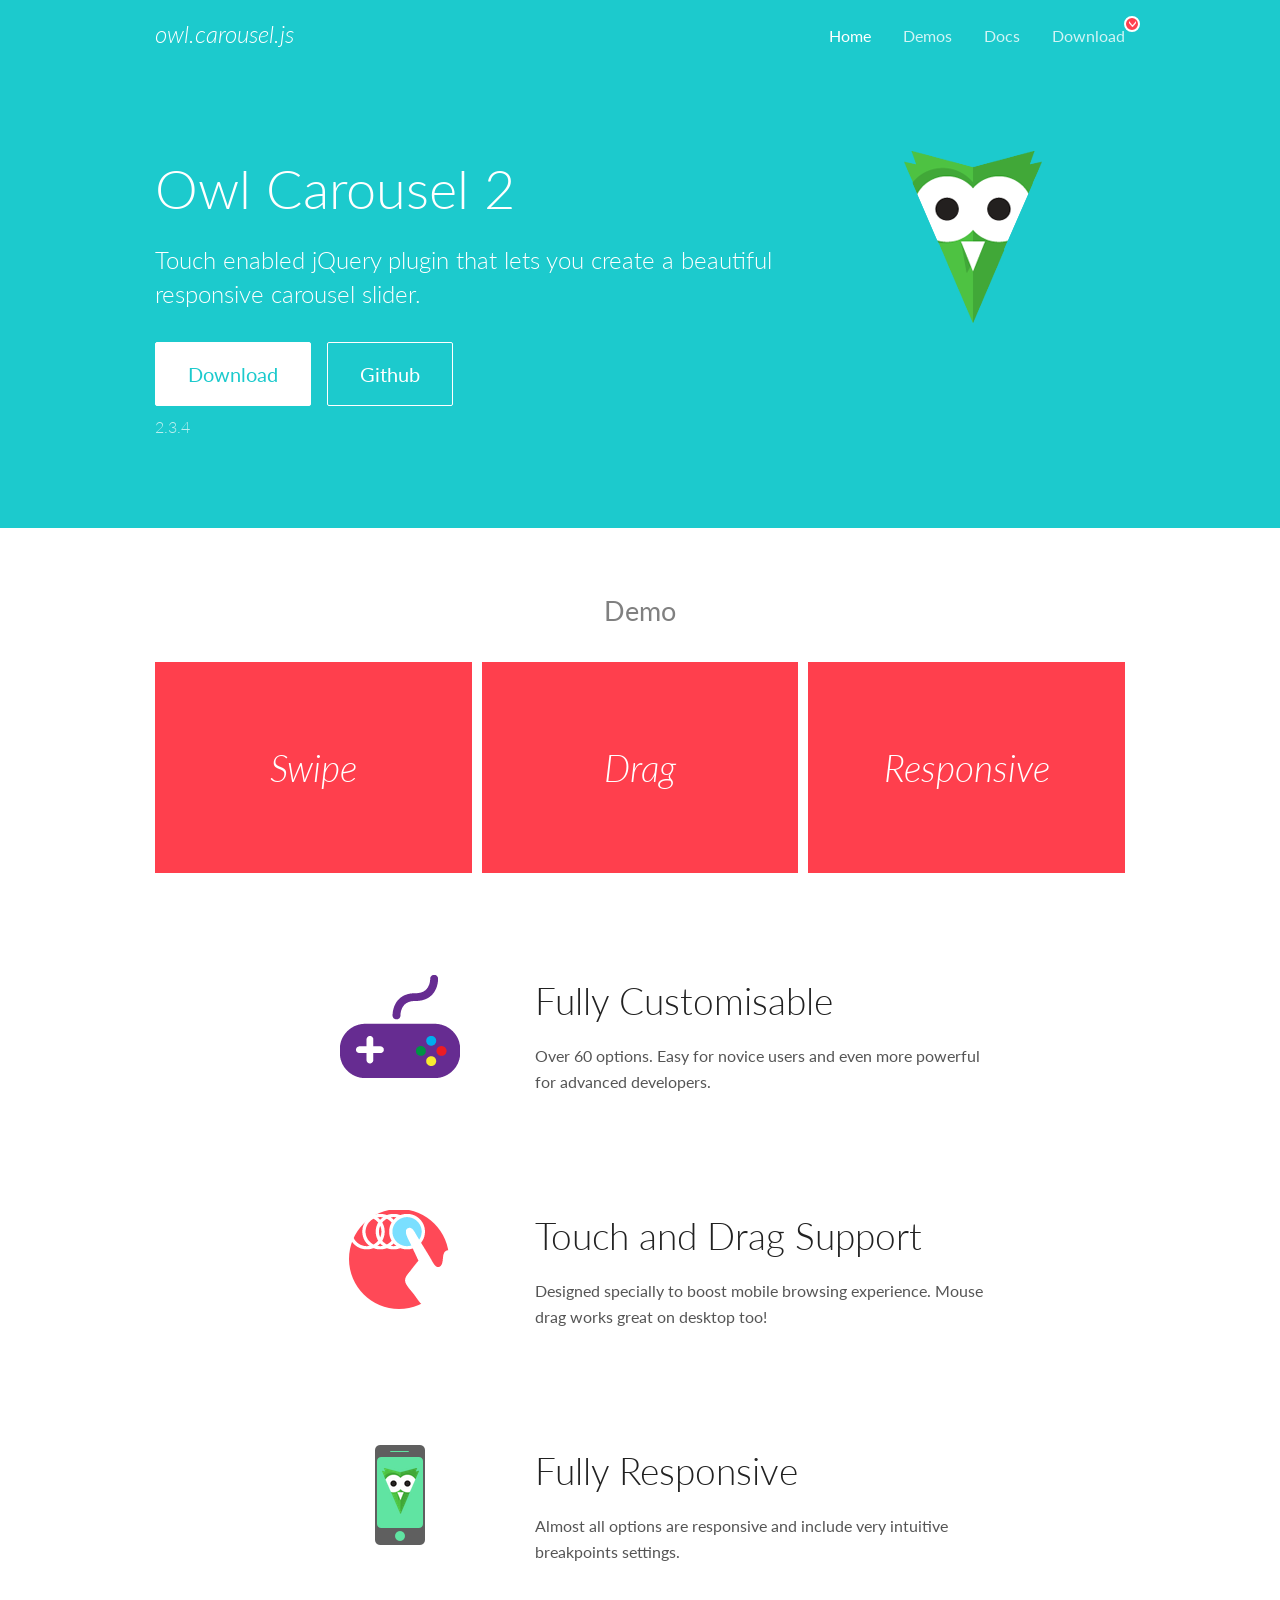
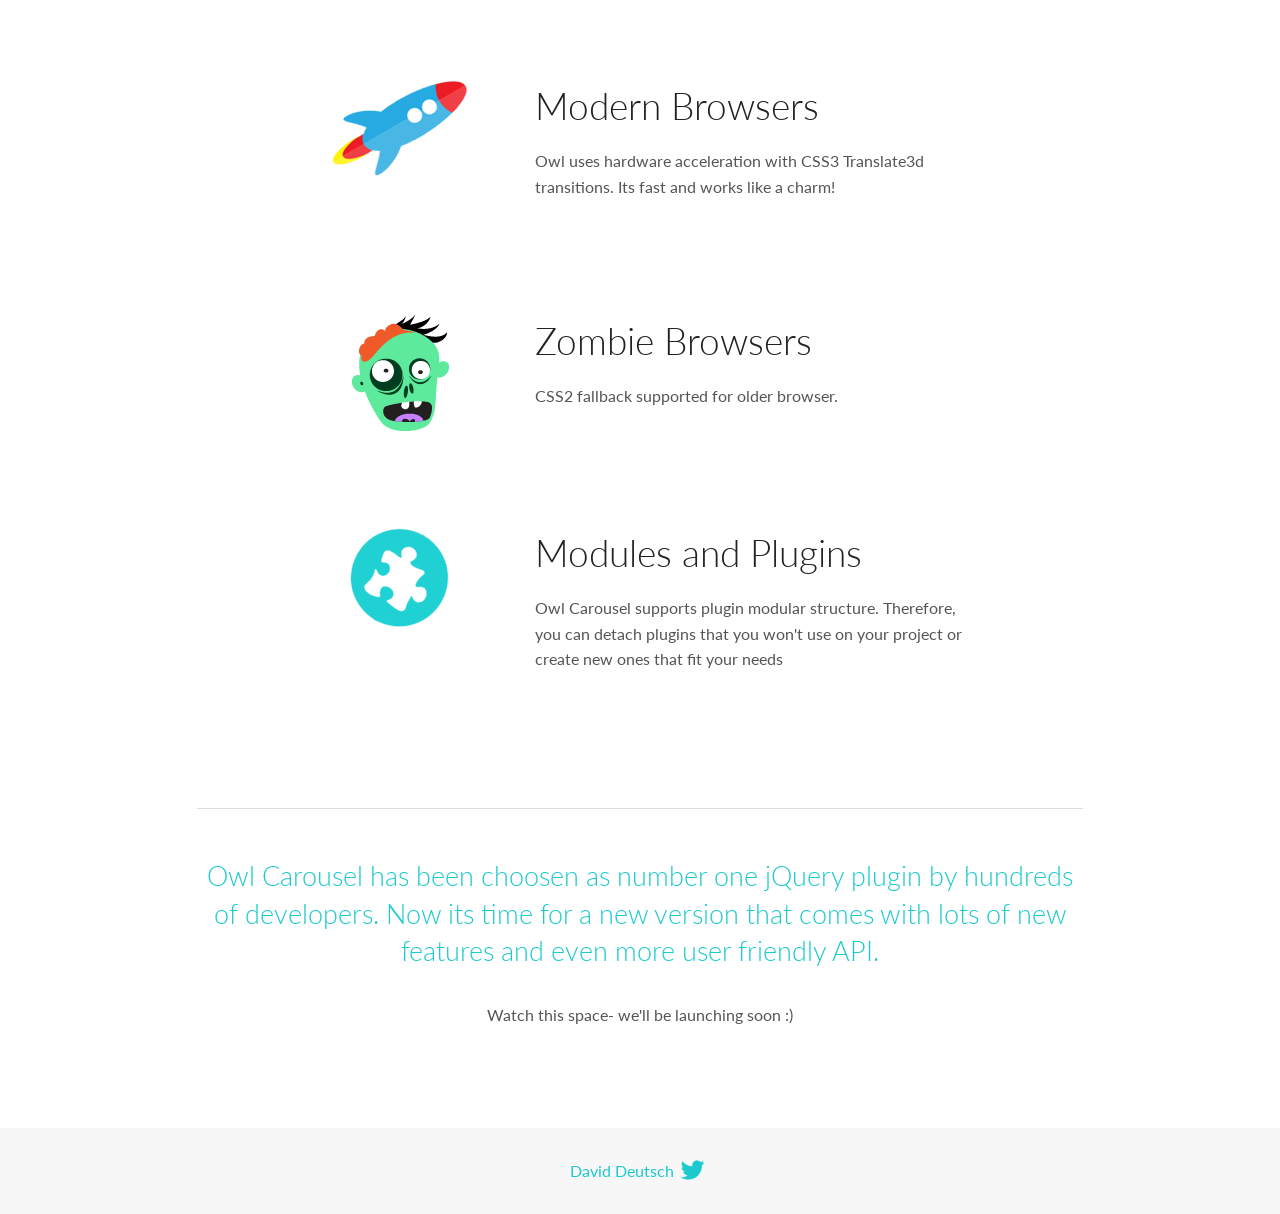
<file: lib/OwlCarousel2-2-3-4/docs/index.html>
<!DOCTYPE html>
<html lang="en">
  <head>

    <!-- head -->
    <meta charset="utf-8">
    <meta name="msapplication-tap-highlight" content="no" />
    <meta name="viewport" content="width=device-width, initial-scale=1.0" />
    <meta name="description" content="Touch enabled jQuery plugin that lets you create beautiful responsive carousel slider.">
    <meta name="author" content="David Deutsch">
    <title>
      Home | Owl Carousel | 2.3.4
    </title>

    <!-- Stylesheets -->
    <link href='https://fonts.googleapis.com/css?family=Lato:300,400,700,400italic,300italic' rel='stylesheet' type='text/css'>
    <link rel="stylesheet" href="assets/css/docs.theme.min.css">

    <!-- Owl Stylesheets -->
    <link rel="stylesheet" href="assets/owlcarousel/assets/owl.carousel.min.css">
    <link rel="stylesheet" href="assets/owlcarousel/assets/owl.theme.default.min.css">

    <!-- HTML5 shim and Respond.js IE8 support of HTML5 elements and media queries -->

    <!--[if lt IE 9]>
      <script src="https://oss.maxcdn.com/libs/html5shiv/3.7.0/html5shiv.js"></script>
      <script src="https://oss.maxcdn.com/libs/respond.js/1.3.0/respond.min.js"></script>
    <![endif]-->

    <!-- Favicons -->
    <link rel="apple-touch-icon-precomposed" sizes="144x144" href="assets/ico/apple-touch-icon-144-precomposed.png">
    <link rel="shortcut icon" href="assets/ico/favicon.png">
    <link rel="shortcut icon" href="favicon.ico">

    <!-- Yeah i know js should not be in header. Its required for demos.-->

    <!-- javascript -->
    <script src="assets/vendors/jquery.min.js"></script>
    <script src="assets/owlcarousel/owl.carousel.js"></script>
  </head>
  <body>

    <!-- header -->
    <header class="header">
      <div class="row">
        <div class="large-12 columns">
          <div class="brand left">
            <h3>
              <a href="/OwlCarousel2/">owl.carousel.js</a> 
            </h3>
          </div>
          <a id="toggle-nav" class="right">
            <span></span> <span></span> <span></span> 
          </a> 
          <div class="nav-bar">
            <ul class="clearfix">
              <li class="active">
                <a href="/OwlCarousel2/index.html">Home</a> 
              </li>
              <li> <a href="/OwlCarousel2/demos/demos.html">Demos</a>  </li>
              <li> <a href="/OwlCarousel2/docs/started-welcome.html">Docs</a>  </li>
              <li>
                <a href="https://github.com/OwlCarousel2/OwlCarousel2/archive/2.3.4.zip">Download</a> 
                <span class="download"></span> 
              </li>
            </ul>
          </div>
        </div>
      </div>
    </header>

    <!-- home panel -->
    <section id="hero">
      <div class="row">
        <div class="large-8 medium-8 columns">
          <h1>Owl Carousel 2</h1>
          <h4>Touch enabled jQuery plugin that lets you create a beautiful responsive carousel slider.</h4>
          <a href="https://github.com/OwlCarousel2/OwlCarousel2/archive/2.3.4.zip" class="hero-button">Download</a> 
          <a href="https://github.com/OwlCarousel2/OwlCarousel2" class="hero-button outline">Github</a> 
          <p>2.3.4</p>
        </div>
        <div class="large-4 medium-4 columns">
          <img class="owl-logo" src="assets/img/owl-logo.png" alt="mr. Owl">
        </div>
      </div>
    </section>

    <!-- body -->
    <div class="home-demo">
      <div class="row">
        <div class="large-12 columns">
          <h3>Demo</h3>
          <div class="owl-carousel">
            <div class="item">
              <h2>Swipe</h2>
            </div>
            <div class="item">
              <h2>Drag</h2>
            </div>
            <div class="item">
              <h2>Responsive</h2>
            </div>
            <div class="item">
              <h2>CSS3</h2>
            </div>
            <div class="item">
              <h2>Fast</h2>
            </div>
            <div class="item">
              <h2>Easy</h2>
            </div>
            <div class="item">
              <h2>Free</h2>
            </div>
            <div class="item">
              <h2>Upgradable</h2>
            </div>
            <div class="item">
              <h2>Tons of options</h2>
            </div>
            <div class="item">
              <h2>Infinity</h2>
            </div>
            <div class="item">
              <h2>Auto Width</h2>
            </div>
          </div>
        </div>
      </div>
    </div>
    <script>
      var owl = $('.owl-carousel');
      owl.owlCarousel({
        margin: 10,
        loop: true,
        responsive: {
          0: {
            items: 1
          },
          600: {
            items: 2
          },
          1000: {
            items: 3
          }
        }
      })
    </script>

    <!-- features -->
    <div id="features">
      <div class="row">
        <div class="small-12 medium-9 small-centered columns">
          <section class="row feature">
            <div class="medium-4 small-12 columns">
              <img src="assets/img/feature-options.png" alt="">
            </div>
            <div class="medium-8 small-12 columns">
              <h2>Fully Customisable</h2>
              <p>Over 60 options. Easy for novice users and even more powerful for advanced developers.</p>
            </div>
          </section>
          <section class="row feature">
            <div class="medium-4 small-12 columns">
              <img src="assets/img/feature-drag.png" alt="">
            </div>
            <div class="medium-8 small-12 columns">
              <h2>Touch and Drag Support</h2>
              <p>Designed specially to boost mobile browsing experience. Mouse drag works great on desktop too!</p>
            </div>
          </section>
          <section class="row feature">
            <div class="medium-4 small-12 columns">
              <img src="assets/img/feature-responsive.png" alt="">
            </div>
            <div class="medium-8 small-12 columns">
              <h2>Fully Responsive</h2>
              <p>Almost all options are responsive and include very intuitive breakpoints settings.</p>
            </div>
          </section>
          <section class="row feature">
            <div class="medium-4 small-12 columns">
              <img src="assets/img/feature-modern.png" alt="">
            </div>
            <div class="medium-8 small-12 columns">
              <h2>Modern Browsers</h2>
              <p>Owl uses hardware acceleration with CSS3 Translate3d transitions. Its fast and works like a charm! </p>
            </div>
          </section>
          <section class="row feature">
            <div class="medium-4 small-12 columns">
              <img src="assets/img/feature-zombie.png" alt="">
            </div>
            <div class="medium-8 small-12 columns">
              <h2>Zombie Browsers</h2>
              <p>CSS2 fallback supported for older browser.</p>
            </div>
          </section>
          <section class="row feature">
            <div class="medium-4 small-12 columns">
              <img src="assets/img/feature-module.png" alt="">
            </div>
            <div class="medium-8 small-12 columns">
              <h2>Modules and Plugins</h2>
              <p>Owl Carousel supports plugin modular structure. Therefore, you can detach plugins that you won&#x27;t use on your project or create new ones that fit your needs</p>
            </div>
          </section>
        </div>
      </div>
    </div>

    <!-- footer -->
    <section id="teaser-text">
      <div class="row">
        <div class="small-12 medium-11 small-centered columns">
          <hr>
          <h3 id="owl-carousel-has-been-choosen-as-number-one-jquery-plugin-by-hundreds-of-developers-now-its-time-for-a-new-version-that-comes-with-lots-of-new-features-and-even-more-user-friendly-api-">Owl Carousel has been choosen as number one jQuery plugin by hundreds of developers. Now its time for a new version that comes with lots of new features and even more user friendly API.</h3>
          <p>Watch this space- we&#39;ll be launching soon :)</p>
        </div>
      </div>
    </section>

    <!-- footer -->
    <footer class="footer">
      <div class="row">
        <div class="large-12 columns">
          <h5>
            <a href="/OwlCarousel2/docs/support-contact.html">David Deutsch</a> 
            <a id="custom-tweet-button" href="https://twitter.com/share?url=https://github.com/OwlCarousel2/OwlCarousel2&text=Owl Carousel - This is so awesome! " target="_blank"></a> 
          </h5>
        </div>
      </div>
    </footer>

    <!-- vendors -->
    <script src="assets/vendors/highlight.js"></script>
    <script src="assets/js/app.js"></script>
  </body>
</html>
</file>
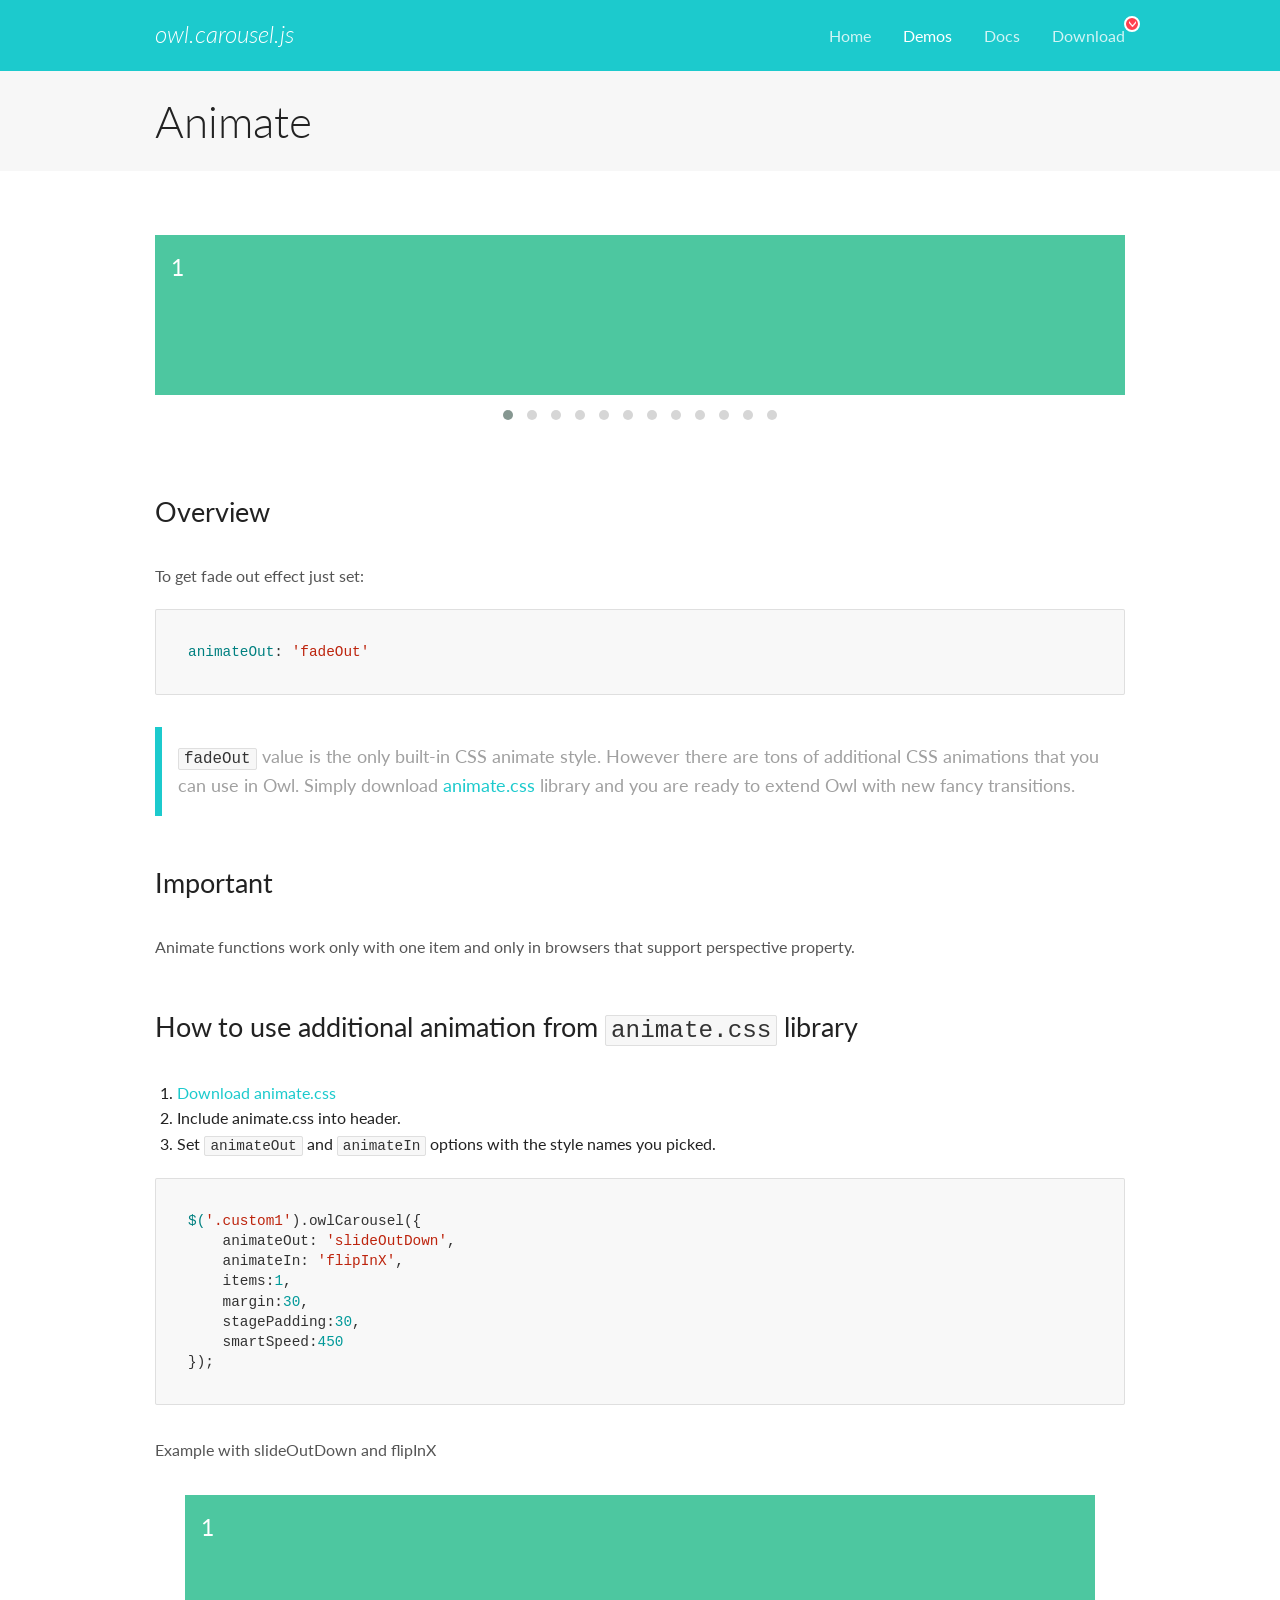
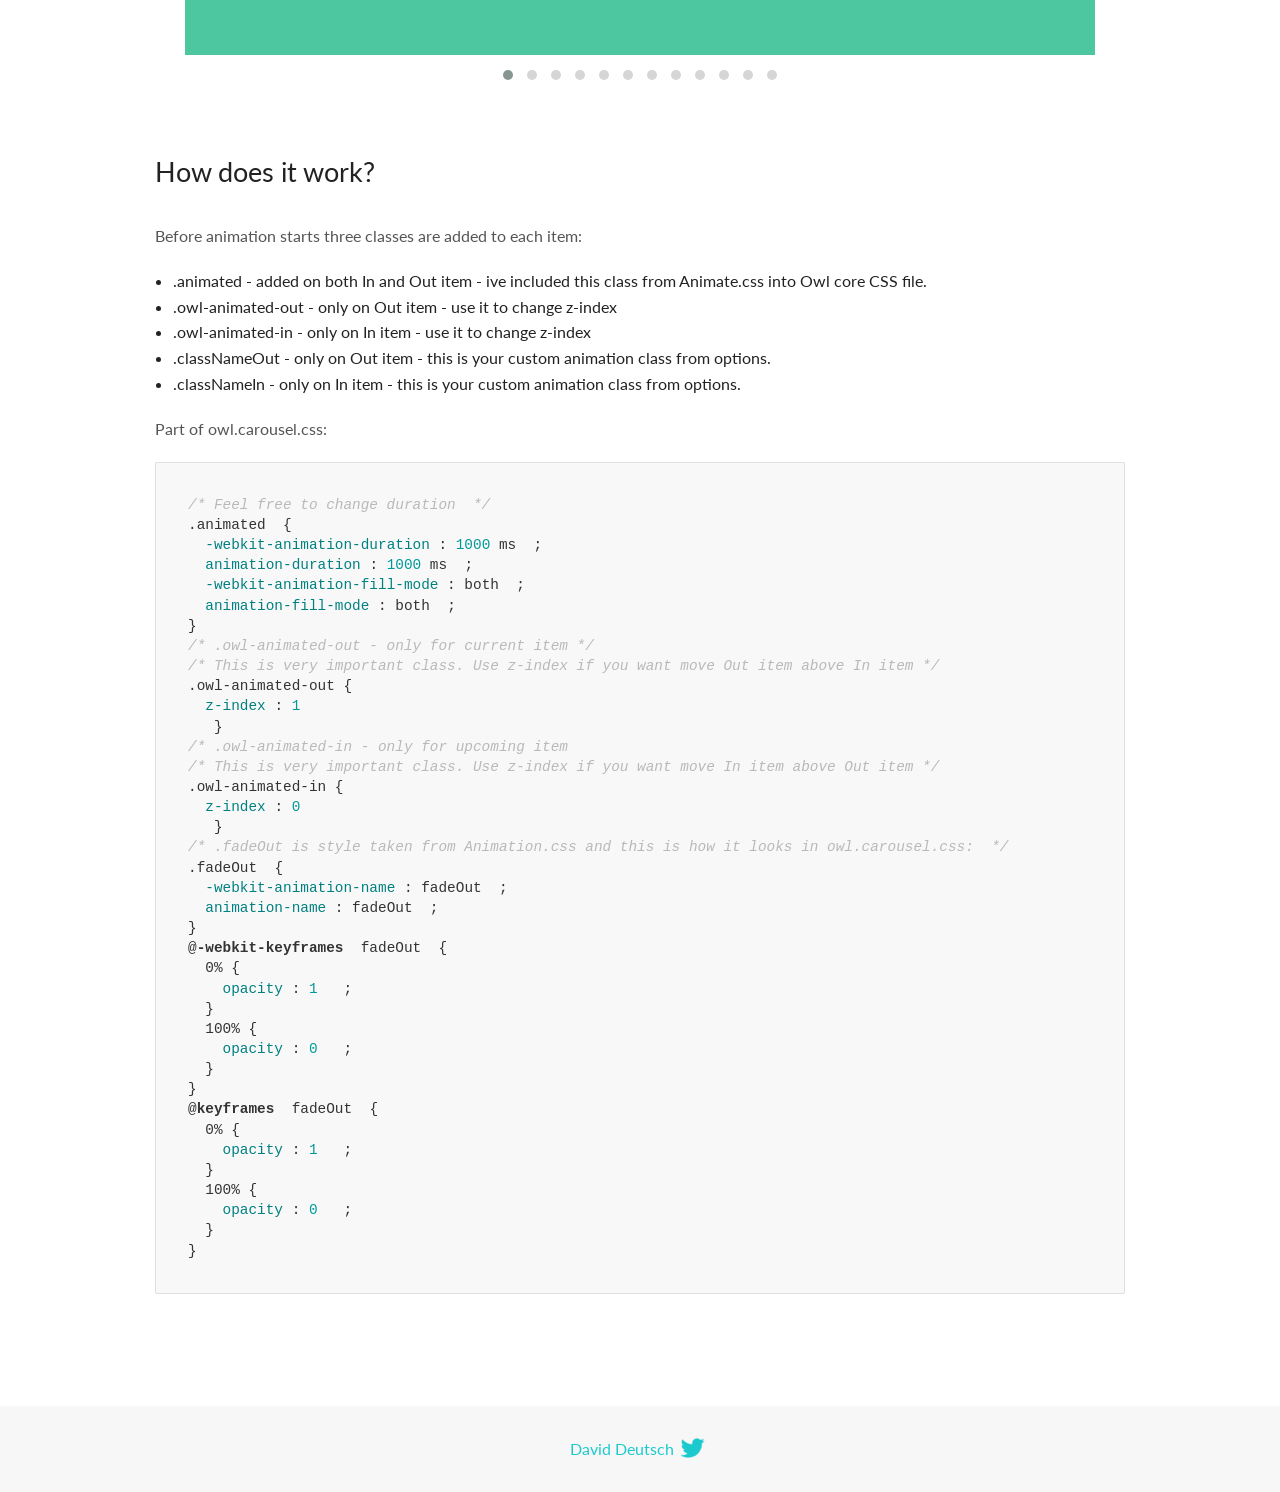
<file: lib/OwlCarousel2-2-3-4/docs/demos/animate.html>
<!DOCTYPE html>
<html lang="en">
  <head>

    <!-- head -->
    <meta charset="utf-8">
    <meta name="msapplication-tap-highlight" content="no" />
    <meta name="viewport" content="width=device-width, initial-scale=1.0" />
    <meta name="description" content="Animate carousel">
    <meta name="author" content="David Deutsch">
    <title>
      Animate Demo | Owl Carousel | 2.3.4
    </title>

    <!-- Stylesheets -->
    <link href='https://fonts.googleapis.com/css?family=Lato:300,400,700,400italic,300italic' rel='stylesheet' type='text/css'>
    <link rel="stylesheet" href="../assets/css/docs.theme.min.css">

    <!-- Owl Stylesheets -->
    <link rel="stylesheet" href="../assets/owlcarousel/assets/owl.carousel.min.css">
    <link rel="stylesheet" href="../assets/owlcarousel/assets/owl.theme.default.min.css">

    <!-- HTML5 shim and Respond.js IE8 support of HTML5 elements and media queries -->

    <!--[if lt IE 9]>
      <script src="https://oss.maxcdn.com/libs/html5shiv/3.7.0/html5shiv.js"></script>
      <script src="https://oss.maxcdn.com/libs/respond.js/1.3.0/respond.min.js"></script>
    <![endif]-->

    <!-- Favicons -->
    <link rel="apple-touch-icon-precomposed" sizes="144x144" href="../assets/ico/apple-touch-icon-144-precomposed.png">
    <link rel="shortcut icon" href="../assets/ico/favicon.png">
    <link rel="shortcut icon" href="favicon.ico">

    <!-- Yeah i know js should not be in header. Its required for demos.-->

    <!-- javascript -->
    <script src="../assets/vendors/jquery.min.js"></script>
    <script src="../assets/owlcarousel/owl.carousel.js"></script>
  </head>
  <body>

    <!-- header -->
    <header class="header">
      <div class="row">
        <div class="large-12 columns">
          <div class="brand left">
            <h3>
              <a href="/OwlCarousel2/">owl.carousel.js</a> 
            </h3>
          </div>
          <a id="toggle-nav" class="right">
            <span></span> <span></span> <span></span> 
          </a> 
          <div class="nav-bar">
            <ul class="clearfix">
              <li> <a href="/OwlCarousel2/index.html">Home</a>  </li>
              <li class="active">
                <a href="/OwlCarousel2/demos/demos.html">Demos</a> 
              </li>
              <li> <a href="/OwlCarousel2/docs/started-welcome.html">Docs</a>  </li>
              <li>
                <a href="https://github.com/OwlCarousel2/OwlCarousel2/archive/2.3.4.zip">Download</a> 
                <span class="download"></span> 
              </li>
            </ul>
          </div>
        </div>
      </div>
    </header>

    <!-- title -->
    <section class="title">
      <div class="row">
        <div class="large-12 columns">
          <h1>Animate</h1>
        </div>
      </div>
    </section>

    <!--  Demos -->
    <section id="demos">
      <div class="row">
        <div class="large-12 columns">
          <div class="fadeOut owl-carousel owl-theme">
            <div class="item">
              <h4>1</h4>
            </div>
            <div class="item">
              <h4>2</h4>
            </div>
            <div class="item">
              <h4>3</h4>
            </div>
            <div class="item">
              <h4>4</h4>
            </div>
            <div class="item">
              <h4>5</h4>
            </div>
            <div class="item">
              <h4>6</h4>
            </div>
            <div class="item">
              <h4>7</h4>
            </div>
            <div class="item">
              <h4>8</h4>
            </div>
            <div class="item">
              <h4>9</h4>
            </div>
            <div class="item">
              <h4>10</h4>
            </div>
            <div class="item">
              <h4>11</h4>
            </div>
            <div class="item">
              <h4>12</h4>
            </div>
          </div>
          <h3 id="overview">Overview</h3>
          <p>To get fade out effect just set:</p>
          <pre><code>animateOut: &#39;fadeOut&#39;</code></pre>
          <blockquote>
            <p><code>fadeOut</code> value is the only built-in CSS animate style. However there are tons of additional CSS animations that you can use in Owl. Simply download
              <a href="https://daneden.github.io/animate.css/">animate.css</a>  library and you are ready to extend Owl with new fancy transitions.</p>
          </blockquote>
          <h3 id="important">Important</h3>
          <p>Animate functions work only with one item and only in browsers that support perspective property.</p>
          <h3 id="how-to-use-additional-animation-from-animate-css-library">How to use additional animation from <code>animate.css</code> library</h3>
          <ol>
            <li> <a href="https://daneden.github.io/animate.css/">Download animate.css</a>  </li>
            <li>Include animate.css into header.</li>
            <li>Set <code>animateOut</code> and <code>animateIn</code> options with the style names you picked.</li>
          </ol>
          <pre><code>$(&#39;.custom1&#39;).owlCarousel({
    animateOut: &#39;slideOutDown&#39;,
    animateIn: &#39;flipInX&#39;,
    items:1,
    margin:30,
    stagePadding:30,
    smartSpeed:450
});</code></pre>
          <p>Example with slideOutDown and flipInX</p>
          <div class="custom1 owl-carousel owl-theme">
            <div class="item">
              <h4>1</h4>
            </div>
            <div class="item">
              <h4>2</h4>
            </div>
            <div class="item">
              <h4>3</h4>
            </div>
            <div class="item">
              <h4>4</h4>
            </div>
            <div class="item">
              <h4>5</h4>
            </div>
            <div class="item">
              <h4>6</h4>
            </div>
            <div class="item">
              <h4>7</h4>
            </div>
            <div class="item">
              <h4>8</h4>
            </div>
            <div class="item">
              <h4>9</h4>
            </div>
            <div class="item">
              <h4>10</h4>
            </div>
            <div class="item">
              <h4>11</h4>
            </div>
            <div class="item">
              <h4>12</h4>
            </div>
          </div>
          <h3 id="how-does-it-work-">How does it work?</h3>
          <p>Before animation starts three classes are added to each item:</p>
          <ul>
            <li>.animated - added on both In and Out item - ive included this class from Animate.css into Owl core CSS file.</li>
            <li>.owl-animated-out - only on Out item - use it to change z-index</li>
            <li>.owl-animated-in - only on In item - use it to change z-index</li>
            <li>.classNameOut - only on Out item - this is your custom animation class from options.</li>
            <li>.classNameIn - only on In item - this is your custom animation class from options.</li>
          </ul>
          <p>Part of owl.carousel.css:</p>
          <pre><code class="language-css"><span class="comment">/* Feel free to change duration  */</span> 
<span class="class">.animated</span>  <span class="rules">{
  <span class="rule"><span class="attribute">-webkit-animation-duration</span> :<span class="value"> <span class="number">1000</span> ms</span> </span> ;
  <span class="rule"><span class="attribute">animation-duration</span> :<span class="value"> <span class="number">1000</span> ms</span> </span> ;
  <span class="rule"><span class="attribute">-webkit-animation-fill-mode</span> :<span class="value"> both</span> </span> ;
  <span class="rule"><span class="attribute">animation-fill-mode</span> :<span class="value"> both</span> </span> ;
<span class="rule">}</span> </span> 
<span class="comment">/* .owl-animated-out - only for current item */</span> 
<span class="comment">/* This is very important class. Use z-index if you want move Out item above In item */</span> 
<span class="class">.owl-animated-out</span> <span class="rules">{
  <span class="rule"><span class="attribute">z-index</span> :<span class="value"> <span class="number">1</span> 
</span> </span> </span> }
<span class="comment">/* .owl-animated-in - only for upcoming item
/* This is very important class. Use z-index if you want move In item above Out item */</span> 
<span class="class">.owl-animated-in</span> <span class="rules">{
  <span class="rule"><span class="attribute">z-index</span> :<span class="value"> <span class="number">0</span> 
</span> </span> </span> }
<span class="comment">/* .fadeOut is style taken from Animation.css and this is how it looks in owl.carousel.css:  */</span> 
<span class="class">.fadeOut</span>  <span class="rules">{
  <span class="rule"><span class="attribute">-webkit-animation-name</span> :<span class="value"> fadeOut</span> </span> ;
  <span class="rule"><span class="attribute">animation-name</span> :<span class="value"> fadeOut</span> </span> ;
<span class="rule">}</span> </span> 
<span class="at_rule">@<span class="keyword">-webkit-keyframes</span>  fadeOut </span> {
  0% <span class="rules">{
    <span class="rule"><span class="attribute">opacity</span> :<span class="value"> <span class="number">1</span> </span> </span> ;
  <span class="rule">}</span> </span> 
  100% <span class="rules">{
    <span class="rule"><span class="attribute">opacity</span> :<span class="value"> <span class="number">0</span> </span> </span> ;
  <span class="rule">}</span> </span> 
}
<span class="at_rule">@<span class="keyword">keyframes</span>  fadeOut </span> {
  0% <span class="rules">{
    <span class="rule"><span class="attribute">opacity</span> :<span class="value"> <span class="number">1</span> </span> </span> ;
  <span class="rule">}</span> </span> 
  100% <span class="rules">{
    <span class="rule"><span class="attribute">opacity</span> :<span class="value"> <span class="number">0</span> </span> </span> ;
  <span class="rule">}</span> </span> 
}</code></pre>
          <link rel="stylesheet" href="../assets/css/animate.css">
          <script>
            jQuery(document).ready(function($) {
              $('.fadeOut').owlCarousel({
                items: 1,
                animateOut: 'fadeOut',
                loop: true,
                margin: 10,
              });
              $('.custom1').owlCarousel({
                animateOut: 'slideOutDown',
                animateIn: 'flipInX',
                items: 1,
                margin: 30,
                stagePadding: 30,
                smartSpeed: 450
              });
            });
          </script>
        </div>
      </div>
    </section>

    <!-- footer -->
    <footer class="footer">
      <div class="row">
        <div class="large-12 columns">
          <h5>
            <a href="/OwlCarousel2/docs/support-contact.html">David Deutsch</a> 
            <a id="custom-tweet-button" href="https://twitter.com/share?url=https://github.com/OwlCarousel2/OwlCarousel2&text=Owl Carousel - This is so awesome! " target="_blank"></a> 
          </h5>
        </div>
      </div>
    </footer>

    <!-- vendors -->
    <script src="../assets/vendors/highlight.js"></script>
    <script src="../assets/js/app.js"></script>
  </body>
</html>
</file>
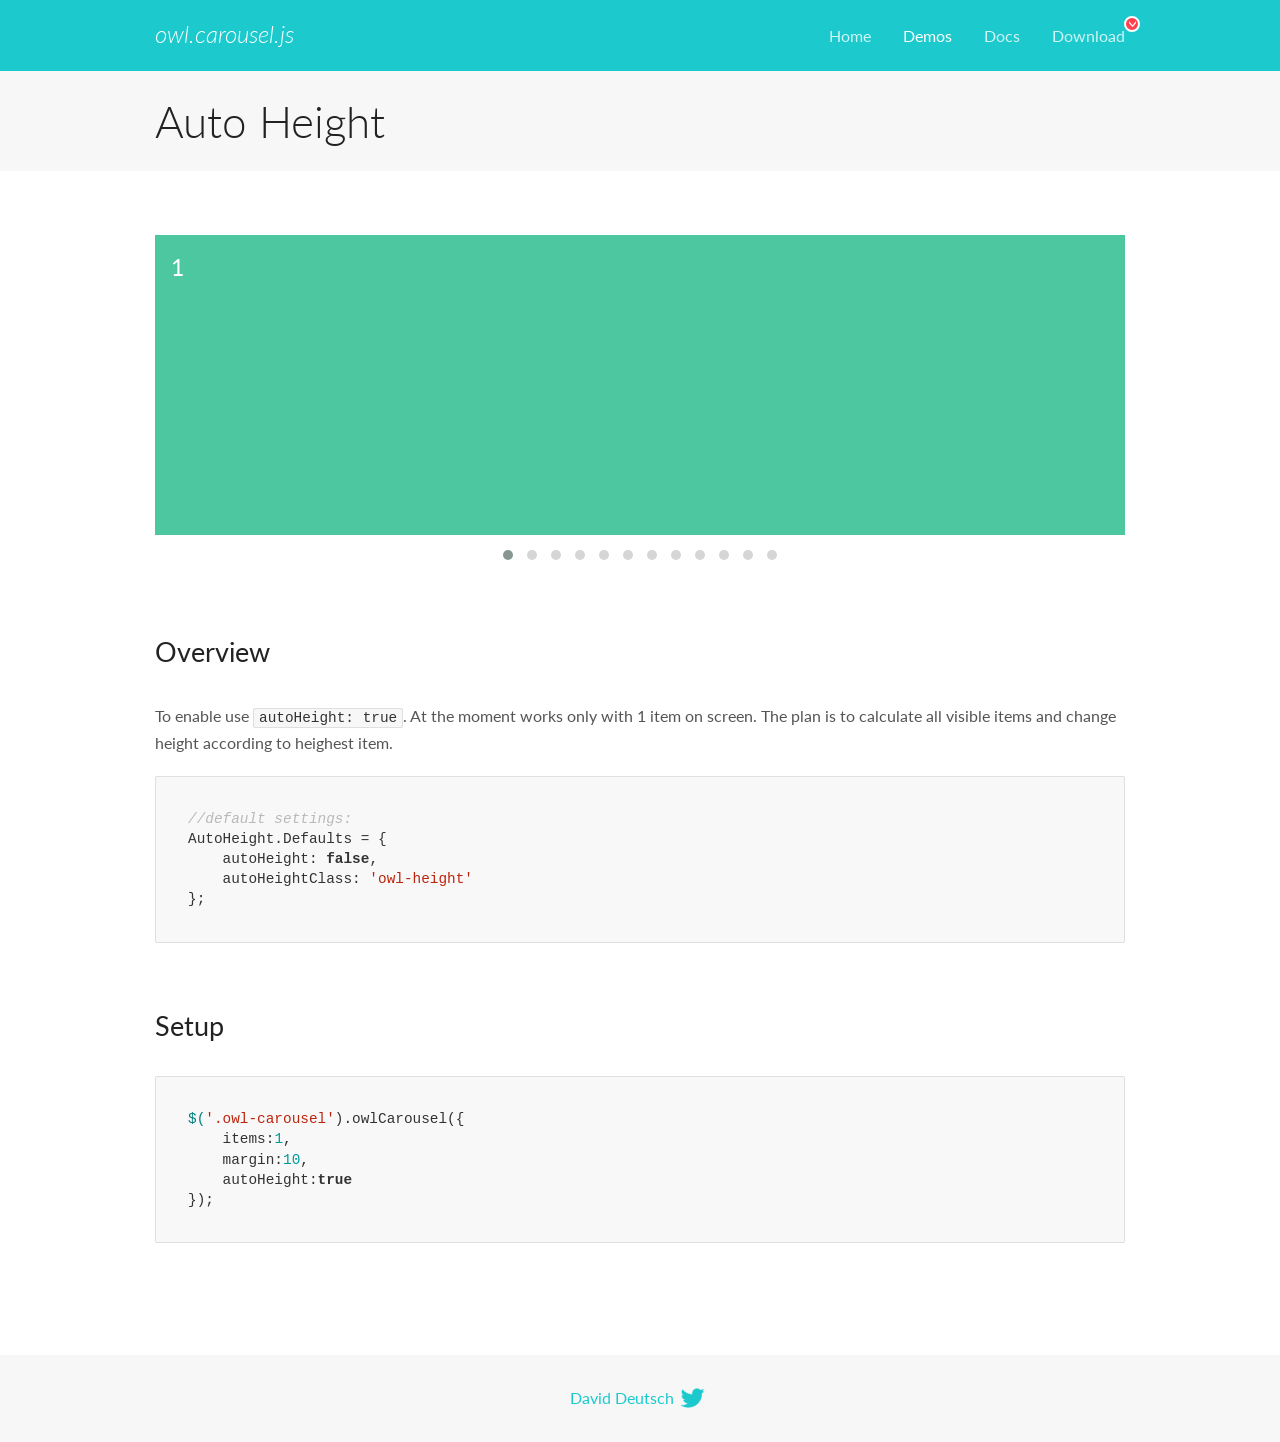
<file: lib/OwlCarousel2-2-3-4/docs/demos/autoheight.html>
<!DOCTYPE html>
<html lang="en">
  <head>

    <!-- head -->
    <meta charset="utf-8">
    <meta name="msapplication-tap-highlight" content="no" />
    <meta name="viewport" content="width=device-width, initial-scale=1.0" />
    <meta name="description" content="autoHeight usage demo">
    <meta name="author" content="David Deutsch">
    <title>
      Auto Height Demo | Owl Carousel | 2.3.4
    </title>

    <!-- Stylesheets -->
    <link href='https://fonts.googleapis.com/css?family=Lato:300,400,700,400italic,300italic' rel='stylesheet' type='text/css'>
    <link rel="stylesheet" href="../assets/css/docs.theme.min.css">

    <!-- Owl Stylesheets -->
    <link rel="stylesheet" href="../assets/owlcarousel/assets/owl.carousel.min.css">
    <link rel="stylesheet" href="../assets/owlcarousel/assets/owl.theme.default.min.css">

    <!-- HTML5 shim and Respond.js IE8 support of HTML5 elements and media queries -->

    <!--[if lt IE 9]>
      <script src="https://oss.maxcdn.com/libs/html5shiv/3.7.0/html5shiv.js"></script>
      <script src="https://oss.maxcdn.com/libs/respond.js/1.3.0/respond.min.js"></script>
    <![endif]-->

    <!-- Favicons -->
    <link rel="apple-touch-icon-precomposed" sizes="144x144" href="../assets/ico/apple-touch-icon-144-precomposed.png">
    <link rel="shortcut icon" href="../assets/ico/favicon.png">
    <link rel="shortcut icon" href="favicon.ico">

    <!-- Yeah i know js should not be in header. Its required for demos.-->

    <!-- javascript -->
    <script src="../assets/vendors/jquery.min.js"></script>
    <script src="../assets/owlcarousel/owl.carousel.js"></script>
  </head>
  <body>

    <!-- header -->
    <header class="header">
      <div class="row">
        <div class="large-12 columns">
          <div class="brand left">
            <h3>
              <a href="/OwlCarousel2/">owl.carousel.js</a> 
            </h3>
          </div>
          <a id="toggle-nav" class="right">
            <span></span> <span></span> <span></span> 
          </a> 
          <div class="nav-bar">
            <ul class="clearfix">
              <li> <a href="/OwlCarousel2/index.html">Home</a>  </li>
              <li class="active">
                <a href="/OwlCarousel2/demos/demos.html">Demos</a> 
              </li>
              <li> <a href="/OwlCarousel2/docs/started-welcome.html">Docs</a>  </li>
              <li>
                <a href="https://github.com/OwlCarousel2/OwlCarousel2/archive/2.3.4.zip">Download</a> 
                <span class="download"></span> 
              </li>
            </ul>
          </div>
        </div>
      </div>
    </header>

    <!-- title -->
    <section class="title">
      <div class="row">
        <div class="large-12 columns">
          <h1>Auto Height</h1>
        </div>
      </div>
    </section>

    <!--  Demos -->
    <section id="demos">
      <div class="row">
        <div class="large-12 columns">
          <div class="owl-carousel owl-theme">
            <div class="item" style="height:300px">
              <h4>1</h4>
            </div>
            <div class="item" style="height:100px">
              <h4>2</h4>
            </div>
            <div class="item" style="height:500px">
              <h4>3</h4>
            </div>
            <div class="item" style="height:250px">
              <h4>4</h4>
            </div>
            <div class="item" style="height:400px">
              <h4>5</h4>
            </div>
            <div class="item" style="height:500px">
              <h4>6</h4>
            </div>
            <div class="item" style="height:600px">
              <h4>7</h4>
            </div>
            <div class="item" style="height:400px">
              <h4>8</h4>
            </div>
            <div class="item" style="height:300px">
              <h4>9</h4>
            </div>
            <div class="item" style="height:350px">
              <h4>10</h4>
            </div>
            <div class="item" style="height:200px">
              <h4>11</h4>
            </div>
            <div class="item" style="height:150px">
              <h4>12</h4>
            </div>
          </div>
          <h3 id="overview">Overview</h3>
          <p>To enable use <code>autoHeight: true</code>. At the moment works only with 1 item on screen. The plan is to calculate all visible items and change height according to heighest item.</p>
          <pre><code>//default settings:
AutoHeight.Defaults = {
    autoHeight: false,
    autoHeightClass: &#39;owl-height&#39;
};</code></pre>
          <h3 id="setup">Setup</h3>
          <pre><code>$(&#39;.owl-carousel&#39;).owlCarousel({
    items:1,
    margin:10,
    autoHeight:true
});</code></pre>
          <script>
            $(document).ready(function() {
              $('.owl-carousel').owlCarousel({
                items: 1,
                margin: 10,
                autoHeight: true
              });
            })
          </script>
        </div>
      </div>
    </section>

    <!-- footer -->
    <footer class="footer">
      <div class="row">
        <div class="large-12 columns">
          <h5>
            <a href="/OwlCarousel2/docs/support-contact.html">David Deutsch</a> 
            <a id="custom-tweet-button" href="https://twitter.com/share?url=https://github.com/OwlCarousel2/OwlCarousel2&text=Owl Carousel - This is so awesome! " target="_blank"></a> 
          </h5>
        </div>
      </div>
    </footer>

    <!-- vendors -->
    <script src="../assets/vendors/highlight.js"></script>
    <script src="../assets/js/app.js"></script>
  </body>
</html>
</file>
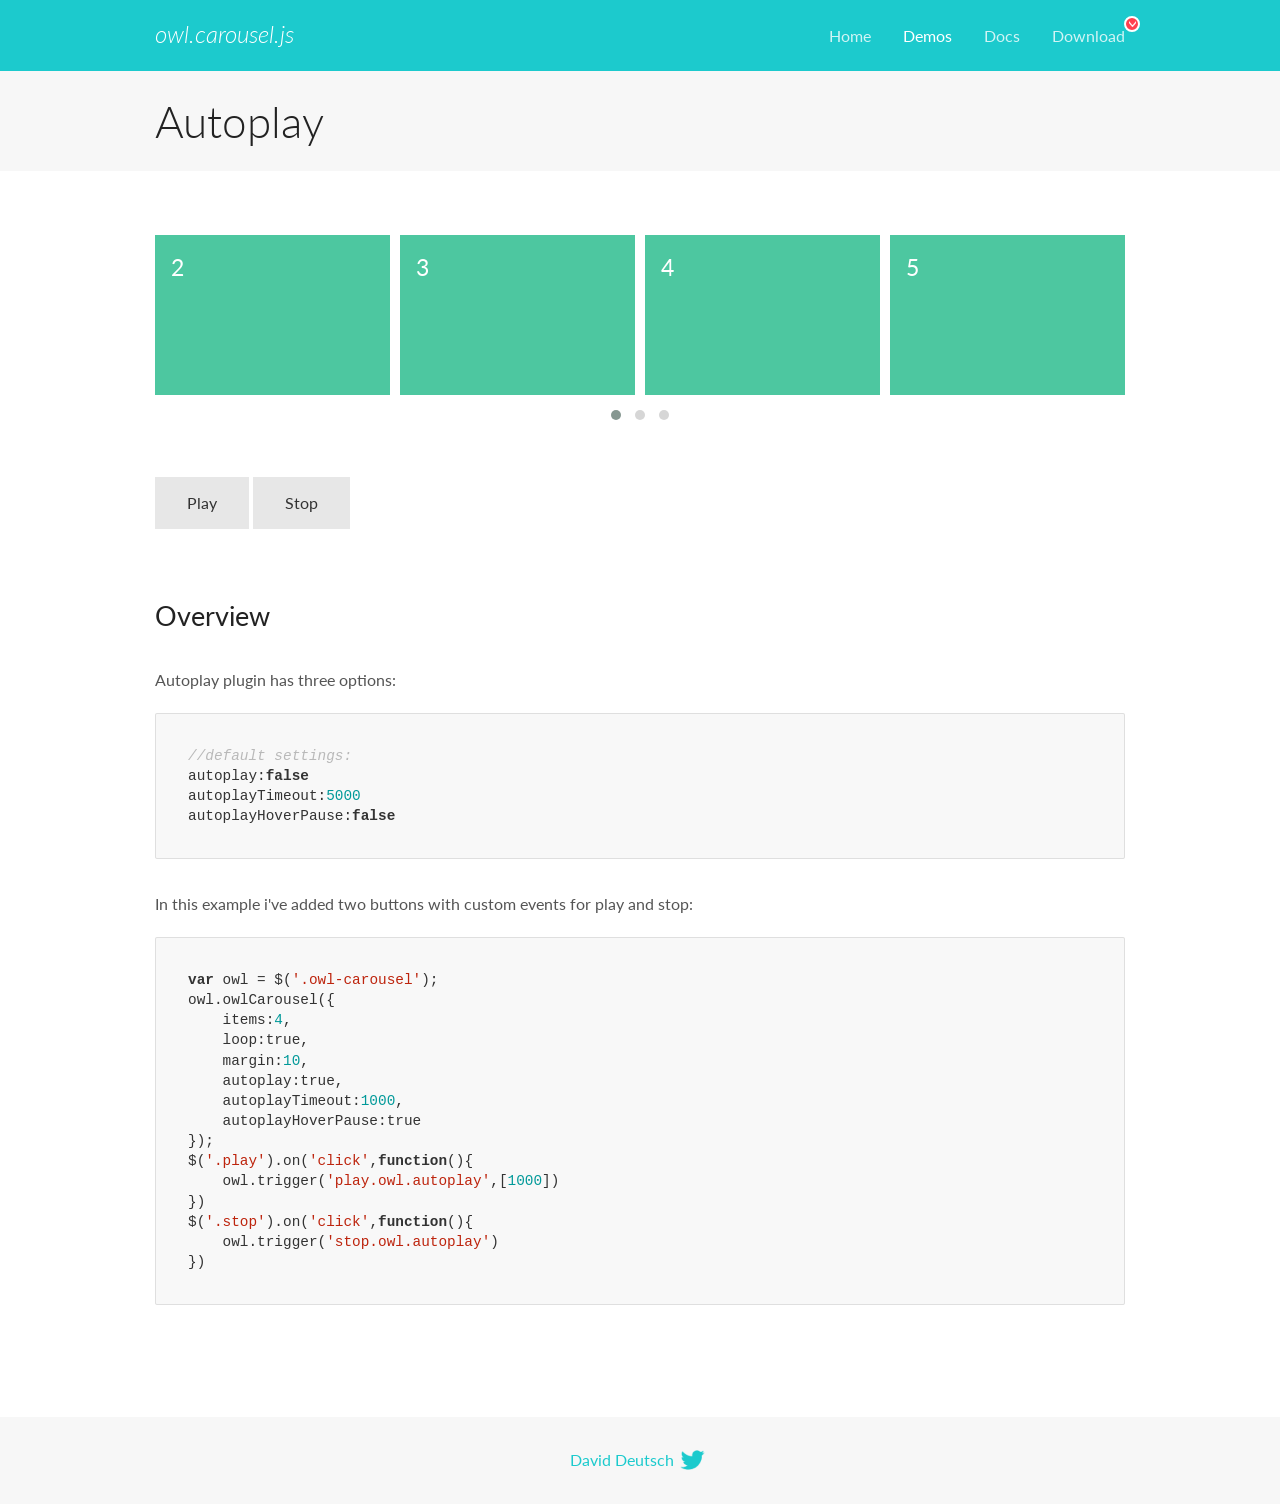
<file: lib/OwlCarousel2-2-3-4/docs/demos/autoplay.html>
<!DOCTYPE html>
<html lang="en">
  <head>

    <!-- head -->
    <meta charset="utf-8">
    <meta name="msapplication-tap-highlight" content="no" />
    <meta name="viewport" content="width=device-width, initial-scale=1.0" />
    <meta name="description" content="Autoplay usage demo">
    <meta name="author" content="David Deutsch">
    <title>
      Autoplay Demo | Owl Carousel | 2.3.4
    </title>

    <!-- Stylesheets -->
    <link href='https://fonts.googleapis.com/css?family=Lato:300,400,700,400italic,300italic' rel='stylesheet' type='text/css'>
    <link rel="stylesheet" href="../assets/css/docs.theme.min.css">

    <!-- Owl Stylesheets -->
    <link rel="stylesheet" href="../assets/owlcarousel/assets/owl.carousel.min.css">
    <link rel="stylesheet" href="../assets/owlcarousel/assets/owl.theme.default.min.css">

    <!-- HTML5 shim and Respond.js IE8 support of HTML5 elements and media queries -->

    <!--[if lt IE 9]>
      <script src="https://oss.maxcdn.com/libs/html5shiv/3.7.0/html5shiv.js"></script>
      <script src="https://oss.maxcdn.com/libs/respond.js/1.3.0/respond.min.js"></script>
    <![endif]-->

    <!-- Favicons -->
    <link rel="apple-touch-icon-precomposed" sizes="144x144" href="../assets/ico/apple-touch-icon-144-precomposed.png">
    <link rel="shortcut icon" href="../assets/ico/favicon.png">
    <link rel="shortcut icon" href="favicon.ico">

    <!-- Yeah i know js should not be in header. Its required for demos.-->

    <!-- javascript -->
    <script src="../assets/vendors/jquery.min.js"></script>
    <script src="../assets/owlcarousel/owl.carousel.js"></script>
  </head>
  <body>

    <!-- header -->
    <header class="header">
      <div class="row">
        <div class="large-12 columns">
          <div class="brand left">
            <h3>
              <a href="/OwlCarousel2/">owl.carousel.js</a> 
            </h3>
          </div>
          <a id="toggle-nav" class="right">
            <span></span> <span></span> <span></span> 
          </a> 
          <div class="nav-bar">
            <ul class="clearfix">
              <li> <a href="/OwlCarousel2/index.html">Home</a>  </li>
              <li class="active">
                <a href="/OwlCarousel2/demos/demos.html">Demos</a> 
              </li>
              <li> <a href="/OwlCarousel2/docs/started-welcome.html">Docs</a>  </li>
              <li>
                <a href="https://github.com/OwlCarousel2/OwlCarousel2/archive/2.3.4.zip">Download</a> 
                <span class="download"></span> 
              </li>
            </ul>
          </div>
        </div>
      </div>
    </header>

    <!-- title -->
    <section class="title">
      <div class="row">
        <div class="large-12 columns">
          <h1>Autoplay</h1>
        </div>
      </div>
    </section>

    <!--  Demos -->
    <section id="demos">
      <div class="row">
        <div class="large-12 columns">
          <div class="owl-carousel owl-theme">
            <div class="item">
              <h4>1</h4>
            </div>
            <div class="item">
              <h4>2</h4>
            </div>
            <div class="item">
              <h4>3</h4>
            </div>
            <div class="item">
              <h4>4</h4>
            </div>
            <div class="item">
              <h4>5</h4>
            </div>
            <div class="item">
              <h4>6</h4>
            </div>
            <div class="item">
              <h4>7</h4>
            </div>
            <div class="item">
              <h4>8</h4>
            </div>
            <div class="item">
              <h4>9</h4>
            </div>
            <div class="item">
              <h4>10</h4>
            </div>
            <div class="item">
              <h4>11</h4>
            </div>
            <div class="item">
              <h4>12</h4>
            </div>
          </div>
          <a class="button secondary play">Play</a> 
          <a class="button secondary stop">Stop</a> 
          <h3 id="overview">Overview</h3>
          <p>Autoplay plugin has three options:</p>
          <pre><code>//default settings:
autoplay:false
autoplayTimeout:5000
autoplayHoverPause:false</code></pre>
          <p>In this example i&#39;ve added two buttons with custom events for play and stop:</p>
          <pre><code>var owl = $(&#39;.owl-carousel&#39;);
owl.owlCarousel({
    items:4,
    loop:true,
    margin:10,
    autoplay:true,
    autoplayTimeout:1000,
    autoplayHoverPause:true
});
$(&#39;.play&#39;).on(&#39;click&#39;,function(){
    owl.trigger(&#39;play.owl.autoplay&#39;,[1000])
})
$(&#39;.stop&#39;).on(&#39;click&#39;,function(){
    owl.trigger(&#39;stop.owl.autoplay&#39;)
})</code></pre>
          <script>
            $(document).ready(function() {
              var owl = $('.owl-carousel');
              owl.owlCarousel({
                items: 4,
                loop: true,
                margin: 10,
                autoplay: true,
                autoplayTimeout: 1000,
                autoplayHoverPause: true
              });
              $('.play').on('click', function() {
                owl.trigger('play.owl.autoplay', [1000])
              })
              $('.stop').on('click', function() {
                owl.trigger('stop.owl.autoplay')
              })
            })
          </script>
        </div>
      </div>
    </section>

    <!-- footer -->
    <footer class="footer">
      <div class="row">
        <div class="large-12 columns">
          <h5>
            <a href="/OwlCarousel2/docs/support-contact.html">David Deutsch</a> 
            <a id="custom-tweet-button" href="https://twitter.com/share?url=https://github.com/OwlCarousel2/OwlCarousel2&text=Owl Carousel - This is so awesome! " target="_blank"></a> 
          </h5>
        </div>
      </div>
    </footer>

    <!-- vendors -->
    <script src="../assets/vendors/highlight.js"></script>
    <script src="../assets/js/app.js"></script>
  </body>
</html>
</file>
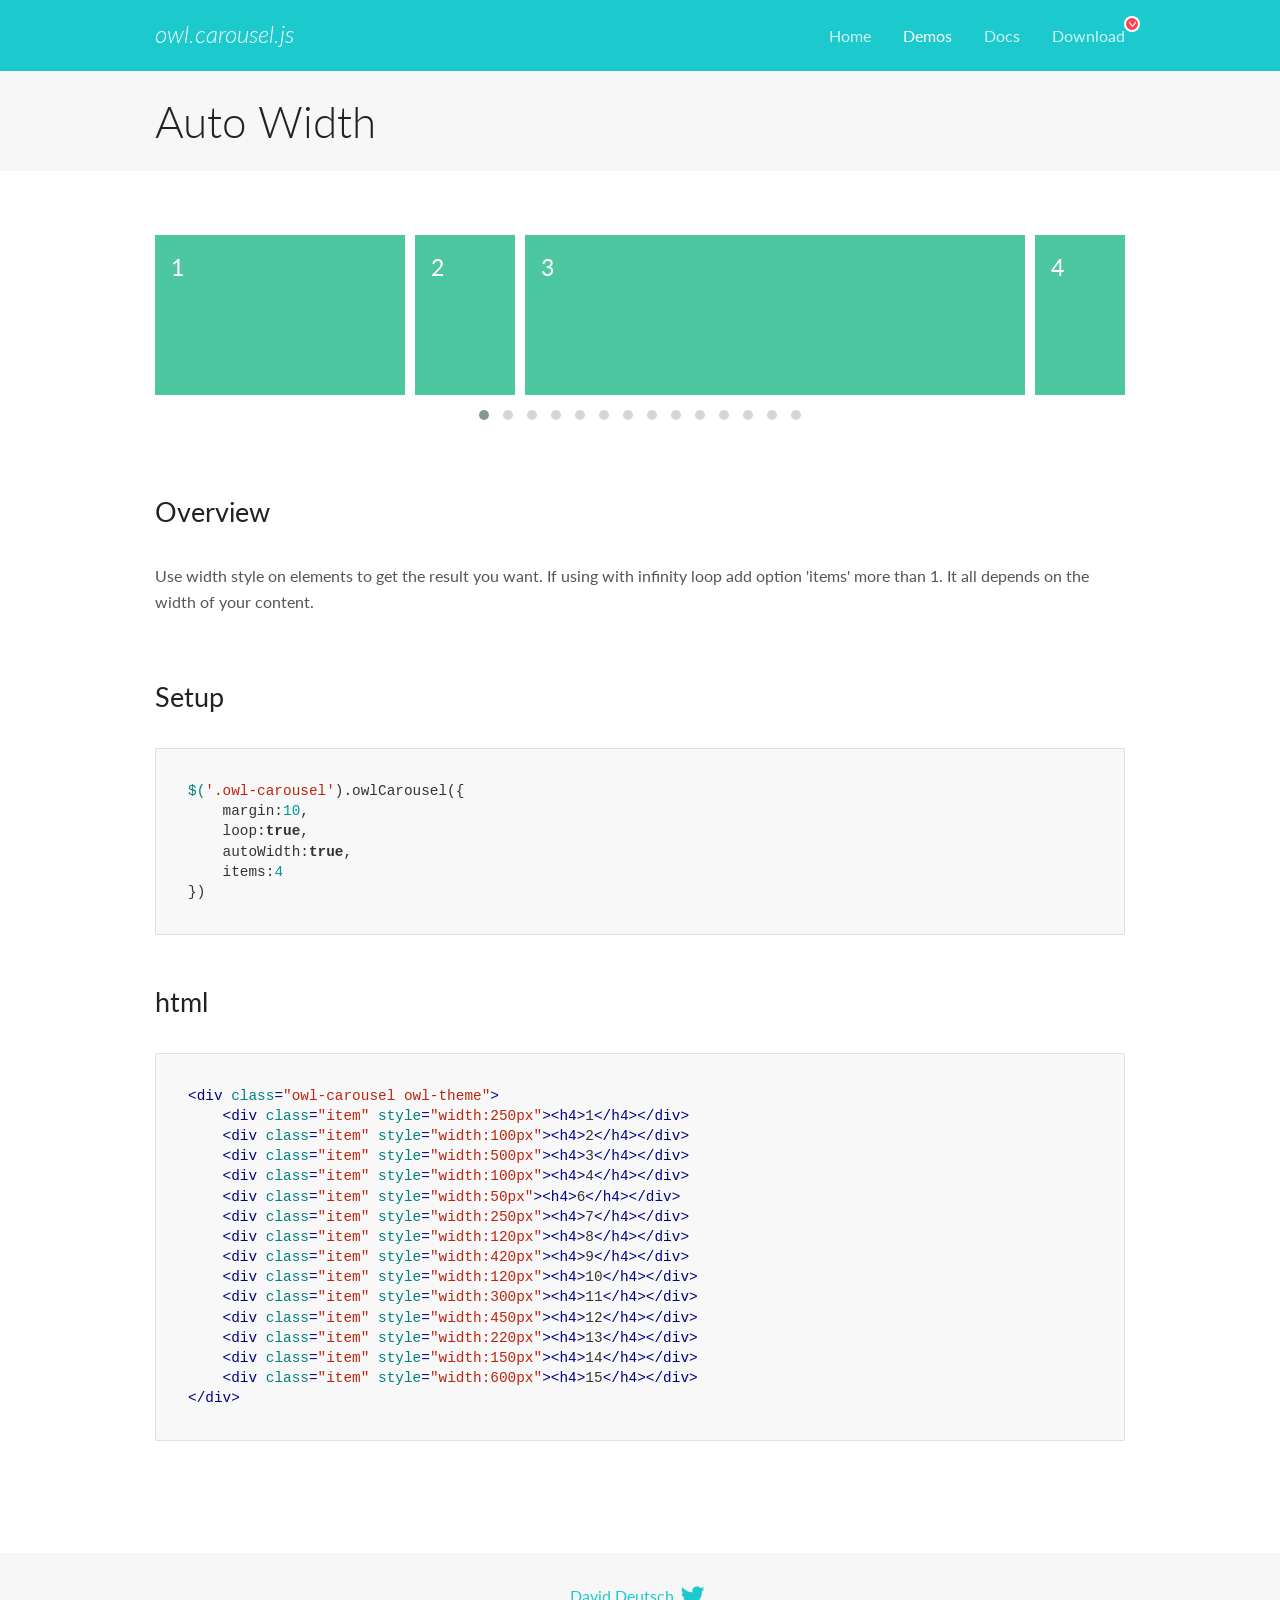
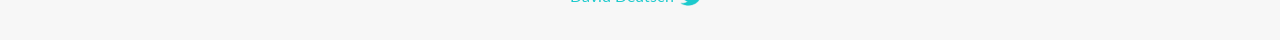
<file: lib/OwlCarousel2-2-3-4/docs/demos/autowidth.html>
<!DOCTYPE html>
<html lang="en">
  <head>

    <!-- head -->
    <meta charset="utf-8">
    <meta name="msapplication-tap-highlight" content="no" />
    <meta name="viewport" content="width=device-width, initial-scale=1.0" />
    <meta name="description" content="Auto Width">
    <meta name="author" content="David Deutsch">
    <title>
      Auto Width Demo | Owl Carousel | 2.3.4
    </title>

    <!-- Stylesheets -->
    <link href='https://fonts.googleapis.com/css?family=Lato:300,400,700,400italic,300italic' rel='stylesheet' type='text/css'>
    <link rel="stylesheet" href="../assets/css/docs.theme.min.css">

    <!-- Owl Stylesheets -->
    <link rel="stylesheet" href="../assets/owlcarousel/assets/owl.carousel.min.css">
    <link rel="stylesheet" href="../assets/owlcarousel/assets/owl.theme.default.min.css">

    <!-- HTML5 shim and Respond.js IE8 support of HTML5 elements and media queries -->

    <!--[if lt IE 9]>
      <script src="https://oss.maxcdn.com/libs/html5shiv/3.7.0/html5shiv.js"></script>
      <script src="https://oss.maxcdn.com/libs/respond.js/1.3.0/respond.min.js"></script>
    <![endif]-->

    <!-- Favicons -->
    <link rel="apple-touch-icon-precomposed" sizes="144x144" href="../assets/ico/apple-touch-icon-144-precomposed.png">
    <link rel="shortcut icon" href="../assets/ico/favicon.png">
    <link rel="shortcut icon" href="favicon.ico">

    <!-- Yeah i know js should not be in header. Its required for demos.-->

    <!-- javascript -->
    <script src="../assets/vendors/jquery.min.js"></script>
    <script src="../assets/owlcarousel/owl.carousel.js"></script>
  </head>
  <body>

    <!-- header -->
    <header class="header">
      <div class="row">
        <div class="large-12 columns">
          <div class="brand left">
            <h3>
              <a href="/OwlCarousel2/">owl.carousel.js</a> 
            </h3>
          </div>
          <a id="toggle-nav" class="right">
            <span></span> <span></span> <span></span> 
          </a> 
          <div class="nav-bar">
            <ul class="clearfix">
              <li> <a href="/OwlCarousel2/index.html">Home</a>  </li>
              <li class="active">
                <a href="/OwlCarousel2/demos/demos.html">Demos</a> 
              </li>
              <li> <a href="/OwlCarousel2/docs/started-welcome.html">Docs</a>  </li>
              <li>
                <a href="https://github.com/OwlCarousel2/OwlCarousel2/archive/2.3.4.zip">Download</a> 
                <span class="download"></span> 
              </li>
            </ul>
          </div>
        </div>
      </div>
    </header>

    <!-- title -->
    <section class="title">
      <div class="row">
        <div class="large-12 columns">
          <h1>Auto Width</h1>
        </div>
      </div>
    </section>

    <!--  Demos -->
    <section id="demos">
      <div class="row">
        <div class="large-12 columns">
          <div class="owl-carousel owl-theme">
            <div class="item" style="width:250px">
              <h4>1</h4>
            </div>
            <div class="item" style="width:100px">
              <h4>2</h4>
            </div>
            <div class="item" style="width:500px">
              <h4>3</h4>
            </div>
            <div class="item" style="width:100px">
              <h4>4</h4>
            </div>
            <div class="item" style="width:50px">
              <h4>6</h4>
            </div>
            <div class="item" style="width:250px">
              <h4>7</h4>
            </div>
            <div class="item" style="width:120px">
              <h4>8</h4>
            </div>
            <div class="item" style="width:420px">
              <h4>9</h4>
            </div>
            <div class="item" style="width:120px">
              <h4>10</h4>
            </div>
            <div class="item" style="width:300px">
              <h4>11</h4>
            </div>
            <div class="item" style="width:450px">
              <h4>12</h4>
            </div>
            <div class="item" style="width:220px">
              <h4>13</h4>
            </div>
            <div class="item" style="width:150px">
              <h4>14</h4>
            </div>
            <div class="item" style="width:600px">
              <h4>15</h4>
            </div>
          </div>
          <h3 id="overview">Overview</h3>
          <p>Use width style on elements to get the result you want. If using with infinity loop add option &#39;items&#39; more than 1. It all depends on the width of your content.</p>
          <h3 id="setup">Setup</h3>
          <pre><code>$(&#39;.owl-carousel&#39;).owlCarousel({
    margin:10,
    loop:true,
    autoWidth:true,
    items:4
})</code></pre>
          <h3 id="html">html</h3>
          <pre><code>&lt;div class=&quot;owl-carousel owl-theme&quot;&gt;
    &lt;div class=&quot;item&quot; style=&quot;width:250px&quot;&gt;&lt;h4&gt;1&lt;/h4&gt;&lt;/div&gt;
    &lt;div class=&quot;item&quot; style=&quot;width:100px&quot;&gt;&lt;h4&gt;2&lt;/h4&gt;&lt;/div&gt;
    &lt;div class=&quot;item&quot; style=&quot;width:500px&quot;&gt;&lt;h4&gt;3&lt;/h4&gt;&lt;/div&gt;
    &lt;div class=&quot;item&quot; style=&quot;width:100px&quot;&gt;&lt;h4&gt;4&lt;/h4&gt;&lt;/div&gt;
    &lt;div class=&quot;item&quot; style=&quot;width:50px&quot;&gt;&lt;h4&gt;6&lt;/h4&gt;&lt;/div&gt;
    &lt;div class=&quot;item&quot; style=&quot;width:250px&quot;&gt;&lt;h4&gt;7&lt;/h4&gt;&lt;/div&gt;
    &lt;div class=&quot;item&quot; style=&quot;width:120px&quot;&gt;&lt;h4&gt;8&lt;/h4&gt;&lt;/div&gt;
    &lt;div class=&quot;item&quot; style=&quot;width:420px&quot;&gt;&lt;h4&gt;9&lt;/h4&gt;&lt;/div&gt;
    &lt;div class=&quot;item&quot; style=&quot;width:120px&quot;&gt;&lt;h4&gt;10&lt;/h4&gt;&lt;/div&gt;
    &lt;div class=&quot;item&quot; style=&quot;width:300px&quot;&gt;&lt;h4&gt;11&lt;/h4&gt;&lt;/div&gt;
    &lt;div class=&quot;item&quot; style=&quot;width:450px&quot;&gt;&lt;h4&gt;12&lt;/h4&gt;&lt;/div&gt;
    &lt;div class=&quot;item&quot; style=&quot;width:220px&quot;&gt;&lt;h4&gt;13&lt;/h4&gt;&lt;/div&gt;
    &lt;div class=&quot;item&quot; style=&quot;width:150px&quot;&gt;&lt;h4&gt;14&lt;/h4&gt;&lt;/div&gt;
    &lt;div class=&quot;item&quot; style=&quot;width:600px&quot;&gt;&lt;h4&gt;15&lt;/h4&gt;&lt;/div&gt;
&lt;/div&gt;</code></pre>
          <script>
            $(document).ready(function() {
              $('.owl-carousel').owlCarousel({
                margin: 10,
                loop: true,
                autoWidth: true,
                items: 4
              })
            })
          </script>
        </div>
      </div>
    </section>

    <!-- footer -->
    <footer class="footer">
      <div class="row">
        <div class="large-12 columns">
          <h5>
            <a href="/OwlCarousel2/docs/support-contact.html">David Deutsch</a> 
            <a id="custom-tweet-button" href="https://twitter.com/share?url=https://github.com/OwlCarousel2/OwlCarousel2&text=Owl Carousel - This is so awesome! " target="_blank"></a> 
          </h5>
        </div>
      </div>
    </footer>

    <!-- vendors -->
    <script src="../assets/vendors/highlight.js"></script>
    <script src="../assets/js/app.js"></script>
  </body>
</html>
</file>
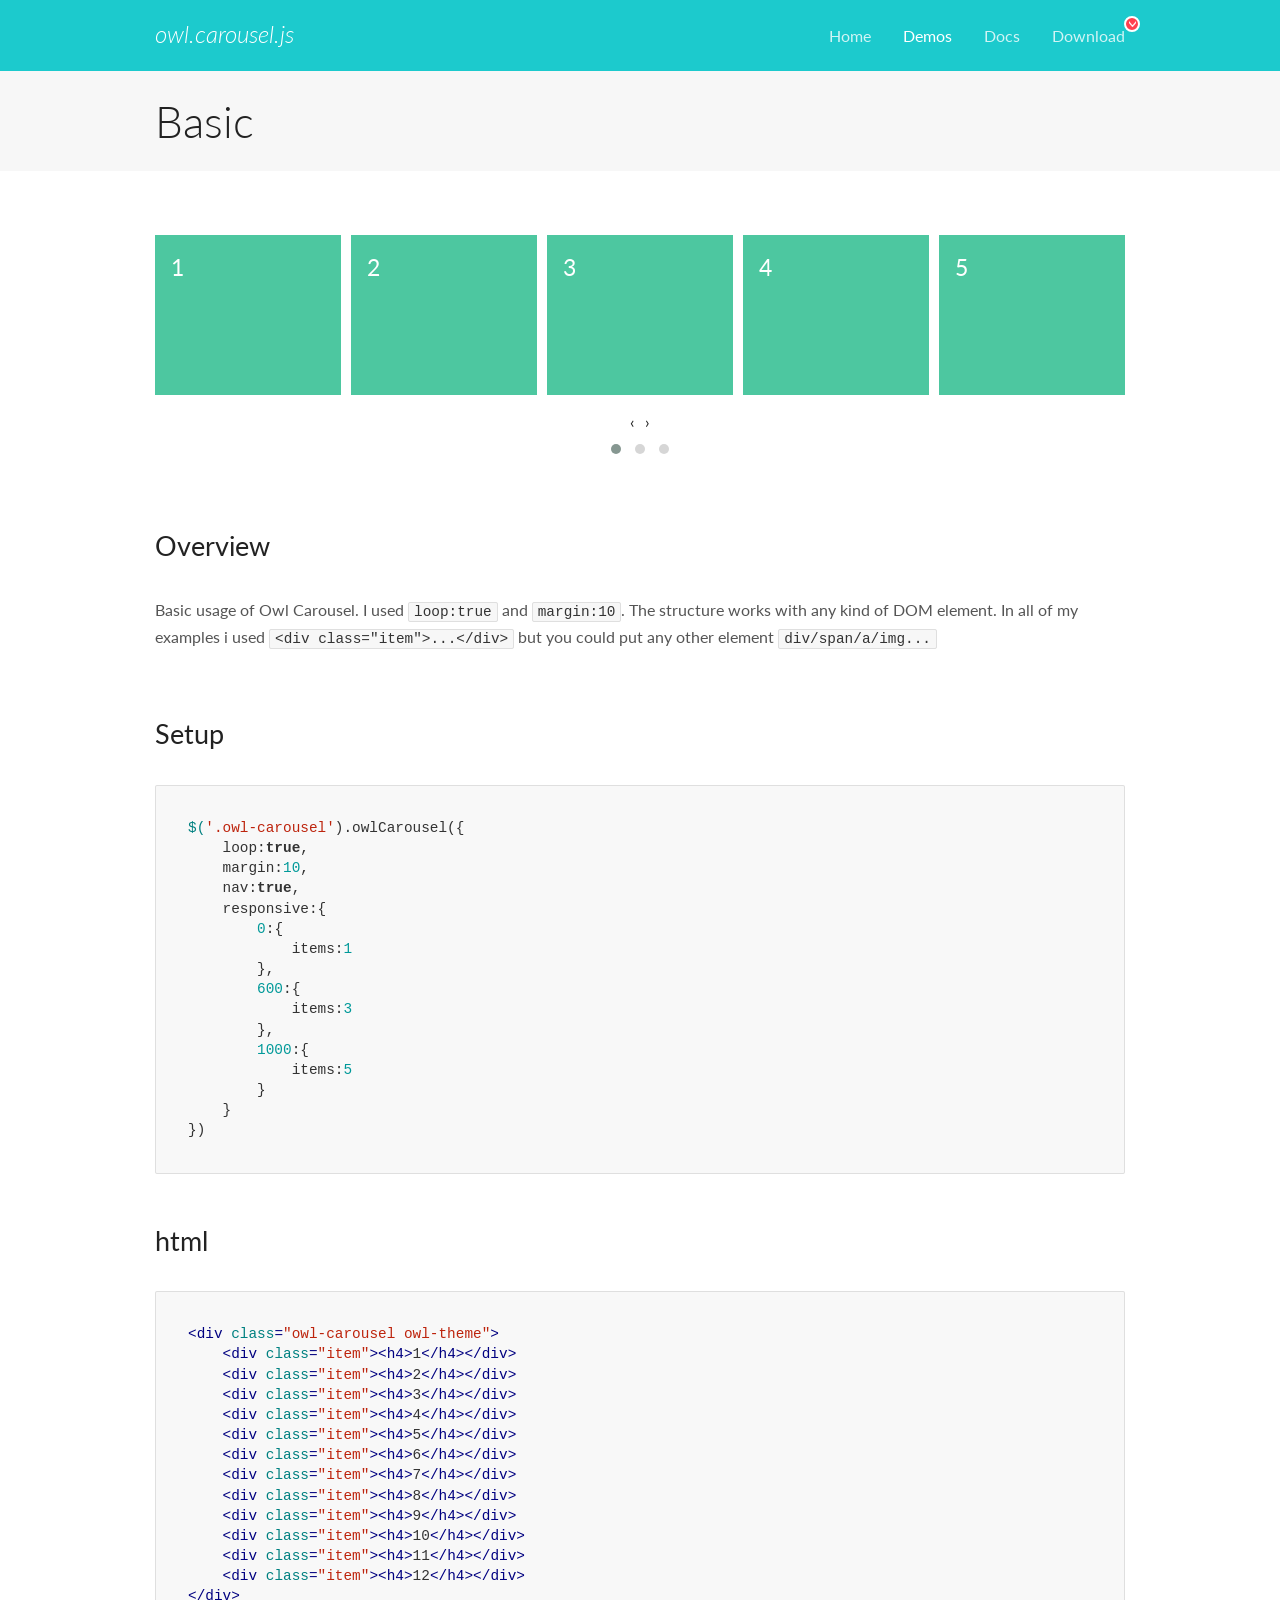
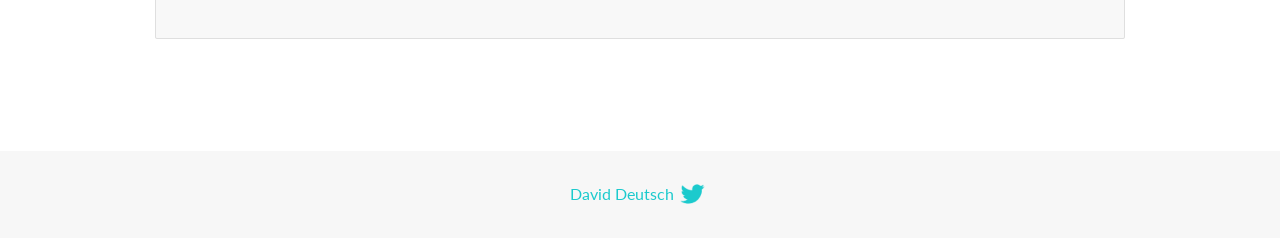
<file: lib/OwlCarousel2-2-3-4/docs/demos/basic.html>
<!DOCTYPE html>
<html lang="en">
  <head>

    <!-- head -->
    <meta charset="utf-8">
    <meta name="msapplication-tap-highlight" content="no" />
    <meta name="viewport" content="width=device-width, initial-scale=1.0" />
    <meta name="description" content="Basic usage demo">
    <meta name="author" content="David Deutsch">
    <title>
      Basic Demo | Owl Carousel | 2.3.4
    </title>

    <!-- Stylesheets -->
    <link href='https://fonts.googleapis.com/css?family=Lato:300,400,700,400italic,300italic' rel='stylesheet' type='text/css'>
    <link rel="stylesheet" href="../assets/css/docs.theme.min.css">

    <!-- Owl Stylesheets -->
    <link rel="stylesheet" href="../assets/owlcarousel/assets/owl.carousel.min.css">
    <link rel="stylesheet" href="../assets/owlcarousel/assets/owl.theme.default.min.css">

    <!-- HTML5 shim and Respond.js IE8 support of HTML5 elements and media queries -->

    <!--[if lt IE 9]>
      <script src="https://oss.maxcdn.com/libs/html5shiv/3.7.0/html5shiv.js"></script>
      <script src="https://oss.maxcdn.com/libs/respond.js/1.3.0/respond.min.js"></script>
    <![endif]-->

    <!-- Favicons -->
    <link rel="apple-touch-icon-precomposed" sizes="144x144" href="../assets/ico/apple-touch-icon-144-precomposed.png">
    <link rel="shortcut icon" href="../assets/ico/favicon.png">
    <link rel="shortcut icon" href="favicon.ico">

    <!-- Yeah i know js should not be in header. Its required for demos.-->

    <!-- javascript -->
    <script src="../assets/vendors/jquery.min.js"></script>
    <script src="../assets/owlcarousel/owl.carousel.js"></script>
  </head>
  <body>

    <!-- header -->
    <header class="header">
      <div class="row">
        <div class="large-12 columns">
          <div class="brand left">
            <h3>
              <a href="/OwlCarousel2/">owl.carousel.js</a> 
            </h3>
          </div>
          <a id="toggle-nav" class="right">
            <span></span> <span></span> <span></span> 
          </a> 
          <div class="nav-bar">
            <ul class="clearfix">
              <li> <a href="/OwlCarousel2/index.html">Home</a>  </li>
              <li class="active">
                <a href="/OwlCarousel2/demos/demos.html">Demos</a> 
              </li>
              <li> <a href="/OwlCarousel2/docs/started-welcome.html">Docs</a>  </li>
              <li>
                <a href="https://github.com/OwlCarousel2/OwlCarousel2/archive/2.3.4.zip">Download</a> 
                <span class="download"></span> 
              </li>
            </ul>
          </div>
        </div>
      </div>
    </header>

    <!-- title -->
    <section class="title">
      <div class="row">
        <div class="large-12 columns">
          <h1>Basic</h1>
        </div>
      </div>
    </section>

    <!--  Demos -->
    <section id="demos">
      <div class="row">
        <div class="large-12 columns">
          <div class="owl-carousel owl-theme">
            <div class="item">
              <h4>1</h4>
            </div>
            <div class="item">
              <h4>2</h4>
            </div>
            <div class="item">
              <h4>3</h4>
            </div>
            <div class="item">
              <h4>4</h4>
            </div>
            <div class="item">
              <h4>5</h4>
            </div>
            <div class="item">
              <h4>6</h4>
            </div>
            <div class="item">
              <h4>7</h4>
            </div>
            <div class="item">
              <h4>8</h4>
            </div>
            <div class="item">
              <h4>9</h4>
            </div>
            <div class="item">
              <h4>10</h4>
            </div>
            <div class="item">
              <h4>11</h4>
            </div>
            <div class="item">
              <h4>12</h4>
            </div>
          </div>
          <h3 id="overview">Overview</h3>
          <p>Basic usage of Owl Carousel. I used <code>loop:true</code> and <code>margin:10</code>. The structure works with any kind of DOM element. In all of my examples i used <code>&lt;div class=&quot;item&quot;&gt;...&lt;/div&gt;</code> but you could
            put any other element <code>div/span/a/img...</code></p>
          <h3 id="setup">Setup</h3>
          <pre><code>$(&#39;.owl-carousel&#39;).owlCarousel({
    loop:true,
    margin:10,
    nav:true,
    responsive:{
        0:{
            items:1
        },
        600:{
            items:3
        },
        1000:{
            items:5
        }
    }
})</code></pre>
          <h3 id="html">html</h3>
          <pre><code>&lt;div class=&quot;owl-carousel owl-theme&quot;&gt;
    &lt;div class=&quot;item&quot;&gt;&lt;h4&gt;1&lt;/h4&gt;&lt;/div&gt;
    &lt;div class=&quot;item&quot;&gt;&lt;h4&gt;2&lt;/h4&gt;&lt;/div&gt;
    &lt;div class=&quot;item&quot;&gt;&lt;h4&gt;3&lt;/h4&gt;&lt;/div&gt;
    &lt;div class=&quot;item&quot;&gt;&lt;h4&gt;4&lt;/h4&gt;&lt;/div&gt;
    &lt;div class=&quot;item&quot;&gt;&lt;h4&gt;5&lt;/h4&gt;&lt;/div&gt;
    &lt;div class=&quot;item&quot;&gt;&lt;h4&gt;6&lt;/h4&gt;&lt;/div&gt;
    &lt;div class=&quot;item&quot;&gt;&lt;h4&gt;7&lt;/h4&gt;&lt;/div&gt;
    &lt;div class=&quot;item&quot;&gt;&lt;h4&gt;8&lt;/h4&gt;&lt;/div&gt;
    &lt;div class=&quot;item&quot;&gt;&lt;h4&gt;9&lt;/h4&gt;&lt;/div&gt;
    &lt;div class=&quot;item&quot;&gt;&lt;h4&gt;10&lt;/h4&gt;&lt;/div&gt;
    &lt;div class=&quot;item&quot;&gt;&lt;h4&gt;11&lt;/h4&gt;&lt;/div&gt;
    &lt;div class=&quot;item&quot;&gt;&lt;h4&gt;12&lt;/h4&gt;&lt;/div&gt;
&lt;/div&gt;</code></pre>
          <script>
            $(document).ready(function() {
              var owl = $('.owl-carousel');
              owl.owlCarousel({
                margin: 10,
                nav: true,
                loop: true,
                responsive: {
                  0: {
                    items: 1
                  },
                  600: {
                    items: 3
                  },
                  1000: {
                    items: 5
                  }
                }
              })
            })
          </script>
        </div>
      </div>
    </section>

    <!-- footer -->
    <footer class="footer">
      <div class="row">
        <div class="large-12 columns">
          <h5>
            <a href="/OwlCarousel2/docs/support-contact.html">David Deutsch</a> 
            <a id="custom-tweet-button" href="https://twitter.com/share?url=https://github.com/OwlCarousel2/OwlCarousel2&text=Owl Carousel - This is so awesome! " target="_blank"></a> 
          </h5>
        </div>
      </div>
    </footer>

    <!-- vendors -->
    <script src="../assets/vendors/highlight.js"></script>
    <script src="../assets/js/app.js"></script>
  </body>
</html>
</file>
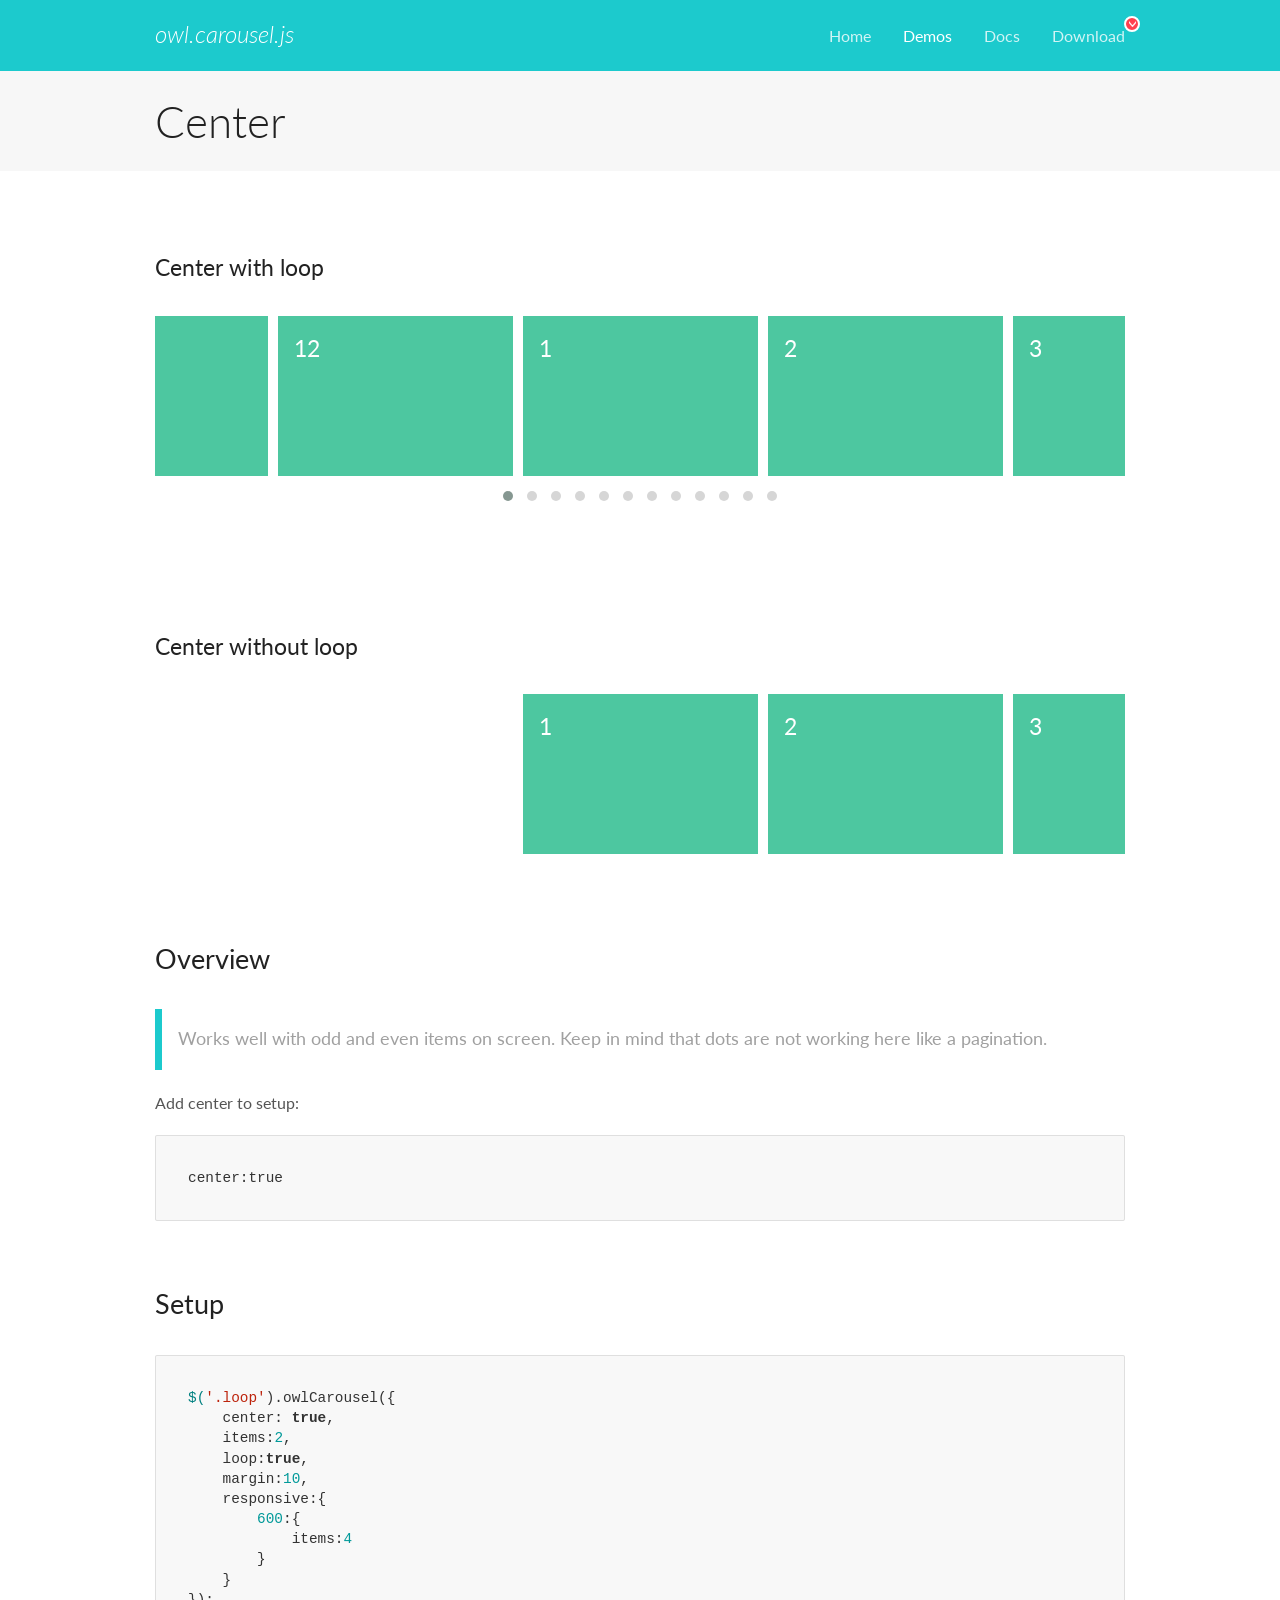
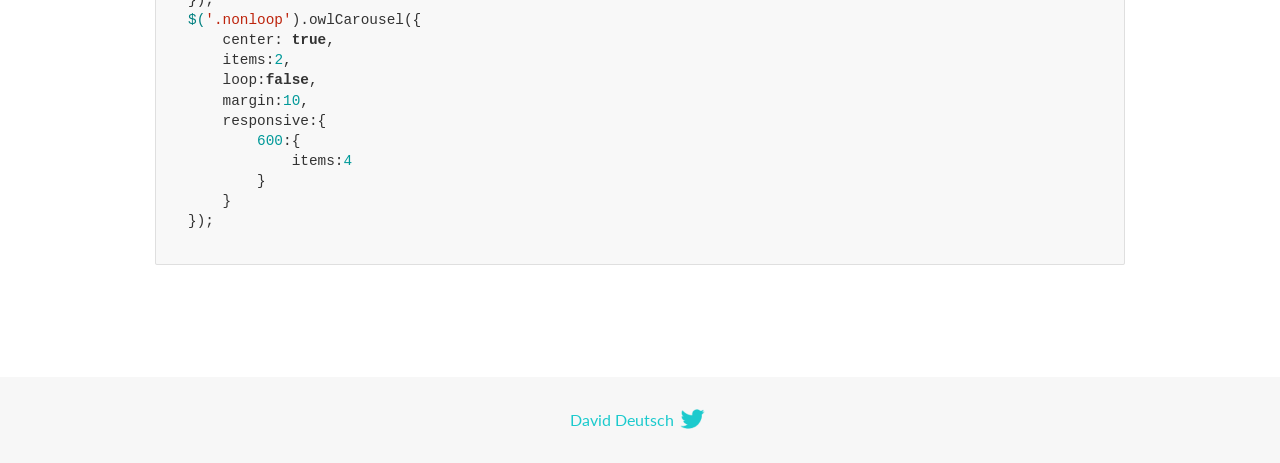
<file: lib/OwlCarousel2-2-3-4/docs/demos/center.html>
<!DOCTYPE html>
<html lang="en">
  <head>

    <!-- head -->
    <meta charset="utf-8">
    <meta name="msapplication-tap-highlight" content="no" />
    <meta name="viewport" content="width=device-width, initial-scale=1.0" />
    <meta name="description" content="Center carousel">
    <meta name="author" content="David Deutsch">
    <title>
      Center Demo | Owl Carousel | 2.3.4
    </title>

    <!-- Stylesheets -->
    <link href='https://fonts.googleapis.com/css?family=Lato:300,400,700,400italic,300italic' rel='stylesheet' type='text/css'>
    <link rel="stylesheet" href="../assets/css/docs.theme.min.css">

    <!-- Owl Stylesheets -->
    <link rel="stylesheet" href="../assets/owlcarousel/assets/owl.carousel.min.css">
    <link rel="stylesheet" href="../assets/owlcarousel/assets/owl.theme.default.min.css">

    <!-- HTML5 shim and Respond.js IE8 support of HTML5 elements and media queries -->

    <!--[if lt IE 9]>
      <script src="https://oss.maxcdn.com/libs/html5shiv/3.7.0/html5shiv.js"></script>
      <script src="https://oss.maxcdn.com/libs/respond.js/1.3.0/respond.min.js"></script>
    <![endif]-->

    <!-- Favicons -->
    <link rel="apple-touch-icon-precomposed" sizes="144x144" href="../assets/ico/apple-touch-icon-144-precomposed.png">
    <link rel="shortcut icon" href="../assets/ico/favicon.png">
    <link rel="shortcut icon" href="favicon.ico">

    <!-- Yeah i know js should not be in header. Its required for demos.-->

    <!-- javascript -->
    <script src="../assets/vendors/jquery.min.js"></script>
    <script src="../assets/owlcarousel/owl.carousel.js"></script>
  </head>
  <body>

    <!-- header -->
    <header class="header">
      <div class="row">
        <div class="large-12 columns">
          <div class="brand left">
            <h3>
              <a href="/OwlCarousel2/">owl.carousel.js</a> 
            </h3>
          </div>
          <a id="toggle-nav" class="right">
            <span></span> <span></span> <span></span> 
          </a> 
          <div class="nav-bar">
            <ul class="clearfix">
              <li> <a href="/OwlCarousel2/index.html">Home</a>  </li>
              <li class="active">
                <a href="/OwlCarousel2/demos/demos.html">Demos</a> 
              </li>
              <li> <a href="/OwlCarousel2/docs/started-welcome.html">Docs</a>  </li>
              <li>
                <a href="https://github.com/OwlCarousel2/OwlCarousel2/archive/2.3.4.zip">Download</a> 
                <span class="download"></span> 
              </li>
            </ul>
          </div>
        </div>
      </div>
    </header>

    <!-- title -->
    <section class="title">
      <div class="row">
        <div class="large-12 columns">
          <h1>Center</h1>
        </div>
      </div>
    </section>

    <!--  Demos -->
    <section id="demos">
      <div class="row">
        <div class="large-12 columns">
          <h4 id="center-with-loop">Center with loop</h4>
          <div class="loop owl-carousel owl-theme">
            <div class="item">
              <h4>1</h4>
            </div>
            <div class="item">
              <h4>2</h4>
            </div>
            <div class="item">
              <h4>3</h4>
            </div>
            <div class="item">
              <h4>4</h4>
            </div>
            <div class="item">
              <h4>5</h4>
            </div>
            <div class="item">
              <h4>6</h4>
            </div>
            <div class="item">
              <h4>7</h4>
            </div>
            <div class="item">
              <h4>8</h4>
            </div>
            <div class="item">
              <h4>9</h4>
            </div>
            <div class="item">
              <h4>10</h4>
            </div>
            <div class="item">
              <h4>11</h4>
            </div>
            <div class="item">
              <h4>12</h4>
            </div>
          </div>
          <br>
          <h4 id="center-without-loop">Center without loop</h4>
          <div class="nonloop owl-carousel">
            <div class="item">
              <h4>1</h4>
            </div>
            <div class="item">
              <h4>2</h4>
            </div>
            <div class="item">
              <h4>3</h4>
            </div>
            <div class="item">
              <h4>4</h4>
            </div>
            <div class="item">
              <h4>5</h4>
            </div>
            <div class="item">
              <h4>6</h4>
            </div>
            <div class="item">
              <h4>7</h4>
            </div>
            <div class="item">
              <h4>8</h4>
            </div>
            <div class="item">
              <h4>9</h4>
            </div>
            <div class="item">
              <h4>10</h4>
            </div>
            <div class="item">
              <h4>11</h4>
            </div>
            <div class="item">
              <h4>12</h4>
            </div>
          </div>
          <h3 id="overview">Overview</h3>
          <blockquote>
            <p>Works well with odd and even items on screen. Keep in mind that dots are not working here like a pagination.</p>
          </blockquote>
          <p>Add center to setup:</p>
          <pre><code>center:true</code></pre>
          <h3 id="setup">Setup</h3>
          <pre><code>$(&#39;.loop&#39;).owlCarousel({
    center: true,
    items:2,
    loop:true,
    margin:10,
    responsive:{
        600:{
            items:4
        }
    }
});
$(&#39;.nonloop&#39;).owlCarousel({
    center: true,
    items:2,
    loop:false,
    margin:10,
    responsive:{
        600:{
            items:4
        }
    }
});</code></pre>
          <script>
            jQuery(document).ready(function($) {
              $('.loop').owlCarousel({
                center: true,
                items: 2,
                loop: true,
                margin: 10,
                responsive: {
                  600: {
                    items: 4
                  }
                }
              });
              $('.nonloop').owlCarousel({
                center: true,
                items: 2,
                loop: false,
                margin: 10,
                responsive: {
                  600: {
                    items: 4
                  }
                }
              });
            });
          </script>
        </div>
      </div>
    </section>

    <!-- footer -->
    <footer class="footer">
      <div class="row">
        <div class="large-12 columns">
          <h5>
            <a href="/OwlCarousel2/docs/support-contact.html">David Deutsch</a> 
            <a id="custom-tweet-button" href="https://twitter.com/share?url=https://github.com/OwlCarousel2/OwlCarousel2&text=Owl Carousel - This is so awesome! " target="_blank"></a> 
          </h5>
        </div>
      </div>
    </footer>

    <!-- vendors -->
    <script src="../assets/vendors/highlight.js"></script>
    <script src="../assets/js/app.js"></script>
  </body>
</html>
</file>
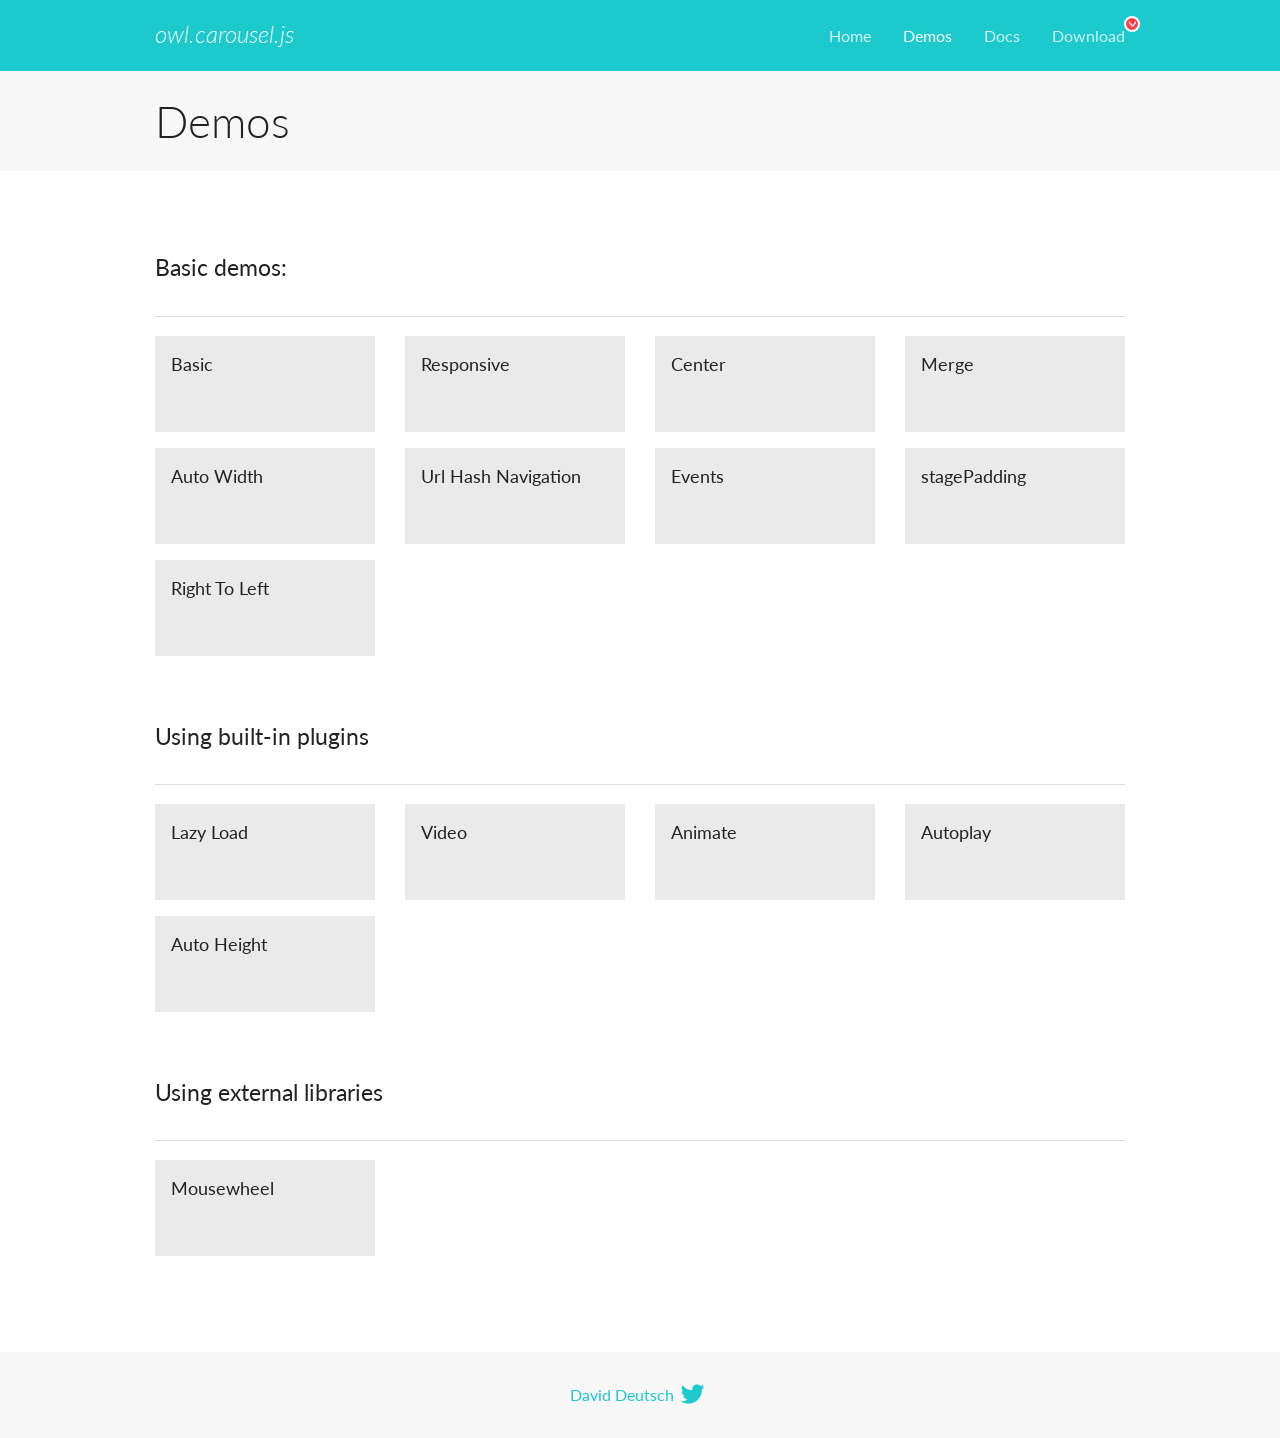
<file: lib/OwlCarousel2-2-3-4/docs/demos/demos.html>
<!DOCTYPE html>
<html lang="en">
  <head>

    <!-- head -->
    <meta charset="utf-8">
    <meta name="msapplication-tap-highlight" content="no" />
    <meta name="viewport" content="width=device-width, initial-scale=1.0" />
    <meta name="description" content="A list of Owl Carousel examples.">
    <meta name="author" content="David Deutsch">
    <title>
      Demos | Owl Carousel | 2.3.4
    </title>

    <!-- Stylesheets -->
    <link href='https://fonts.googleapis.com/css?family=Lato:300,400,700,400italic,300italic' rel='stylesheet' type='text/css'>
    <link rel="stylesheet" href="../assets/css/docs.theme.min.css">

    <!-- Owl Stylesheets -->
    <link rel="stylesheet" href="../assets/owlcarousel/assets/owl.carousel.min.css">
    <link rel="stylesheet" href="../assets/owlcarousel/assets/owl.theme.default.min.css">

    <!-- HTML5 shim and Respond.js IE8 support of HTML5 elements and media queries -->

    <!--[if lt IE 9]>
      <script src="https://oss.maxcdn.com/libs/html5shiv/3.7.0/html5shiv.js"></script>
      <script src="https://oss.maxcdn.com/libs/respond.js/1.3.0/respond.min.js"></script>
    <![endif]-->

    <!-- Favicons -->
    <link rel="apple-touch-icon-precomposed" sizes="144x144" href="../assets/ico/apple-touch-icon-144-precomposed.png">
    <link rel="shortcut icon" href="../assets/ico/favicon.png">
    <link rel="shortcut icon" href="favicon.ico">

    <!-- Yeah i know js should not be in header. Its required for demos.-->

    <!-- javascript -->
    <script src="../assets/vendors/jquery.min.js"></script>
    <script src="../assets/owlcarousel/owl.carousel.js"></script>
  </head>
  <body>

    <!-- header -->
    <header class="header">
      <div class="row">
        <div class="large-12 columns">
          <div class="brand left">
            <h3>
              <a href="/OwlCarousel2/">owl.carousel.js</a> 
            </h3>
          </div>
          <a id="toggle-nav" class="right">
            <span></span> <span></span> <span></span> 
          </a> 
          <div class="nav-bar">
            <ul class="clearfix">
              <li> <a href="/OwlCarousel2/index.html">Home</a>  </li>
              <li class="active">
                <a href="/OwlCarousel2/demos/demos.html">Demos</a> 
              </li>
              <li> <a href="/OwlCarousel2/docs/started-welcome.html">Docs</a>  </li>
              <li>
                <a href="https://github.com/OwlCarousel2/OwlCarousel2/archive/2.3.4.zip">Download</a> 
                <span class="download"></span> 
              </li>
            </ul>
          </div>
        </div>
      </div>
    </header>

    <!-- title -->
    <section class="title">
      <div class="row">
        <div class="large-12 columns">
          <h1>Demos</h1>
        </div>
      </div>
    </section>

    <!--  Demos -->
    <section id="demos">
      <div class="row">
        <div class="large-12 columns">
          <h4 id="basic-demos-">Basic demos:</h4>
          <hr>
          <div class="demo-list">
            <div class="row">
              <div class="small-6 medium-4 large-3 columns">
                <a href="basic.html" class="demo-block">
                  <h5>Basic </h5>
                </a> 
              </div>
              <div class="small-6 medium-4 large-3 columns">
                <a href="responsive.html" class="demo-block">
                  <h5>Responsive </h5>
                </a> 
              </div>
              <div class="small-6 medium-4 large-3 columns">
                <a href="center.html" class="demo-block">
                  <h5>Center </h5>
                </a> 
              </div>
              <div class="small-6 medium-4 large-3 columns">
                <a href="merge.html" class="demo-block">
                  <h5>Merge </h5>
                </a> 
              </div>
              <div class="small-6 medium-4 large-3 columns">
                <a href="autowidth.html" class="demo-block">
                  <h5>Auto Width </h5>
                </a> 
              </div>
              <div class="small-6 medium-4 large-3 columns">
                <a href="urlhashnav.html" class="demo-block">
                  <h5>Url Hash Navigation </h5>
                </a> 
              </div>
              <div class="small-6 medium-4 large-3 columns">
                <a href="events.html" class="demo-block">
                  <h5>Events </h5>
                </a> 
              </div>
              <div class="small-6 medium-4 large-3 columns">
                <a href="stagepadding.html" class="demo-block">
                  <h5>stagePadding </h5>
                </a> 
              </div>
              <div class="small-6 medium-4 large-3 columns">
                <a href="rtl.html" class="demo-block">
                  <h5>Right To Left </h5>
                </a> 
              </div>
            </div>
          </div>
          <h4 id="using-built-in-plugins">Using built-in plugins</h4>
          <hr>
          <div class="demo-list">
            <div class="row">
              <div class="small-6 medium-4 large-3 columns">
                <a href="lazyLoad.html" class="demo-block">
                  <h5>Lazy Load </h5>
                </a> 
              </div>
              <div class="small-6 medium-4 large-3 columns">
                <a href="video.html" class="demo-block">
                  <h5>Video </h5>
                </a> 
              </div>
              <div class="small-6 medium-4 large-3 columns">
                <a href="animate.html" class="demo-block">
                  <h5>Animate </h5>
                </a> 
              </div>
              <div class="small-6 medium-4 large-3 columns">
                <a href="autoplay.html" class="demo-block">
                  <h5>Autoplay </h5>
                </a> 
              </div>
              <div class="small-6 medium-4 large-3 columns">
                <a href="autoheight.html" class="demo-block">
                  <h5>Auto Height </h5>
                </a> 
              </div>
            </div>
          </div>
          <h4 id="using-external-libraries">Using external libraries</h4>
          <hr>
          <div class="demo-list">
            <div class="row">
              <div class="small-6 medium-4 large-3 columns">
                <a href="mousewheel.html" class="demo-block">
                  <h5>Mousewheel </h5>
                </a> 
              </div>
            </div>
          </div>
        </div>
      </div>
    </section>

    <!-- footer -->
    <footer class="footer">
      <div class="row">
        <div class="large-12 columns">
          <h5>
            <a href="/OwlCarousel2/docs/support-contact.html">David Deutsch</a> 
            <a id="custom-tweet-button" href="https://twitter.com/share?url=https://github.com/OwlCarousel2/OwlCarousel2&text=Owl Carousel - This is so awesome! " target="_blank"></a> 
          </h5>
        </div>
      </div>
    </footer>

    <!-- vendors -->
    <script src="../assets/vendors/highlight.js"></script>
    <script src="../assets/js/app.js"></script>
  </body>
</html>
</file>
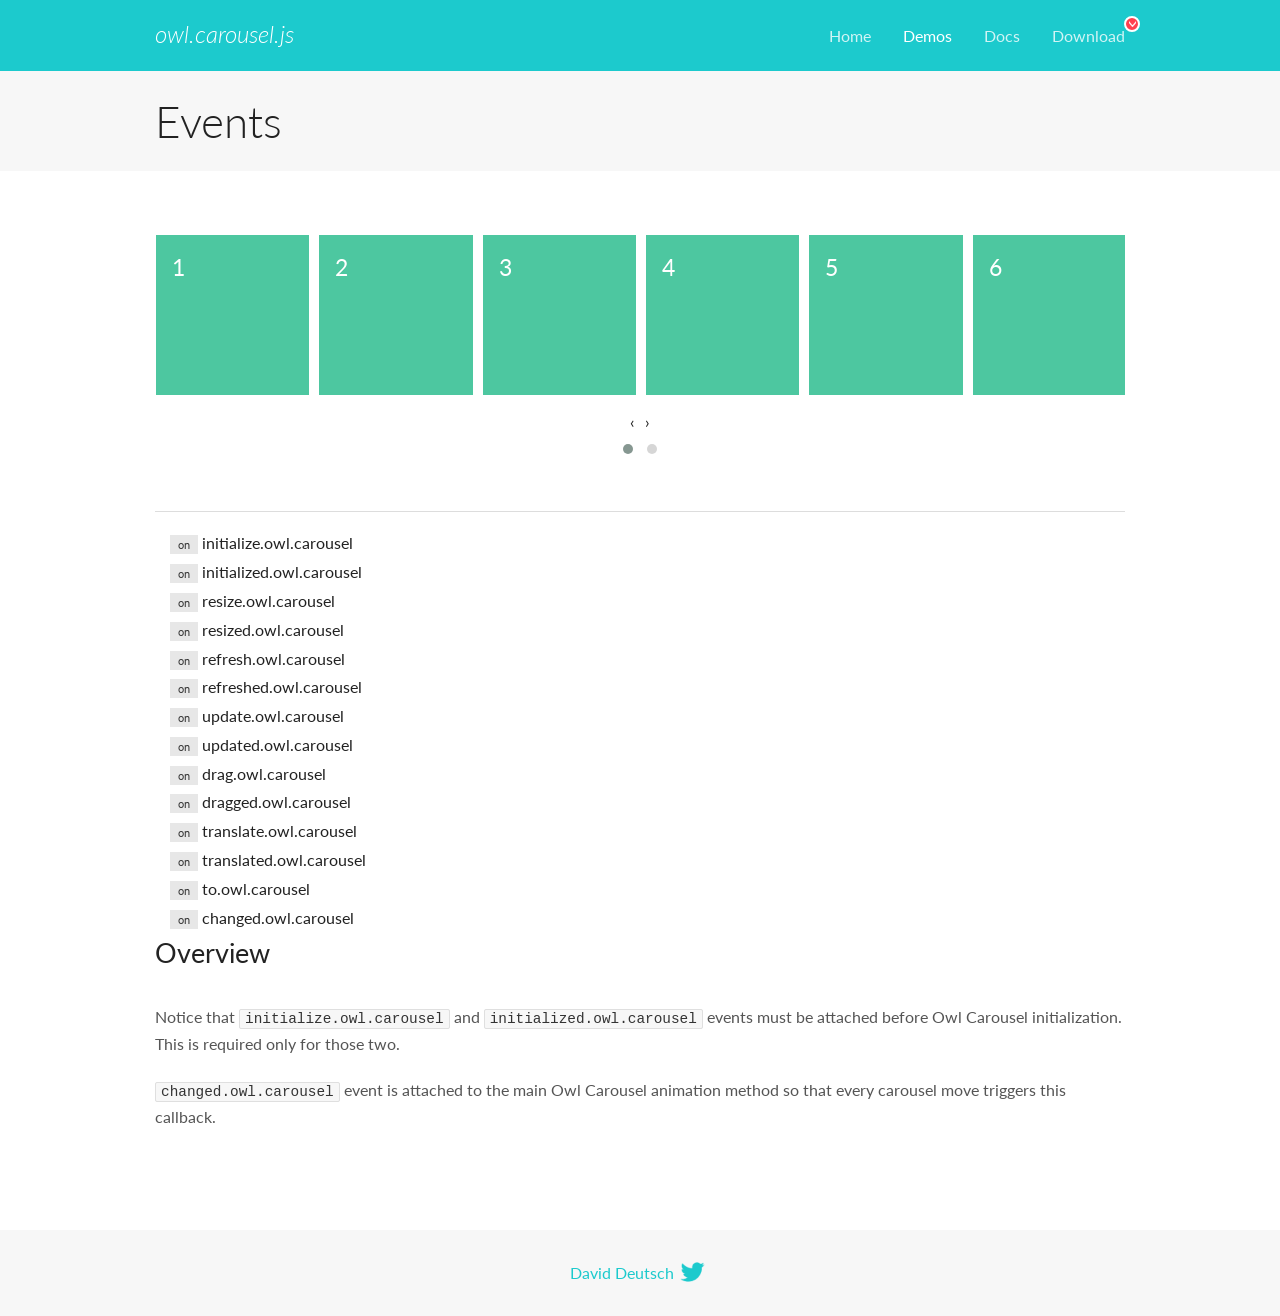
<file: lib/OwlCarousel2-2-3-4/docs/demos/events.html>
<!DOCTYPE html>
<html lang="en">
  <head>

    <!-- head -->
    <meta charset="utf-8">
    <meta name="msapplication-tap-highlight" content="no" />
    <meta name="viewport" content="width=device-width, initial-scale=1.0" />
    <meta name="description" content="Events usage demo">
    <meta name="author" content="David Deutsch">
    <title>
      Events Demo | Owl Carousel | 2.3.4
    </title>

    <!-- Stylesheets -->
    <link href='https://fonts.googleapis.com/css?family=Lato:300,400,700,400italic,300italic' rel='stylesheet' type='text/css'>
    <link rel="stylesheet" href="../assets/css/docs.theme.min.css">

    <!-- Owl Stylesheets -->
    <link rel="stylesheet" href="../assets/owlcarousel/assets/owl.carousel.min.css">
    <link rel="stylesheet" href="../assets/owlcarousel/assets/owl.theme.default.min.css">

    <!-- HTML5 shim and Respond.js IE8 support of HTML5 elements and media queries -->

    <!--[if lt IE 9]>
      <script src="https://oss.maxcdn.com/libs/html5shiv/3.7.0/html5shiv.js"></script>
      <script src="https://oss.maxcdn.com/libs/respond.js/1.3.0/respond.min.js"></script>
    <![endif]-->

    <!-- Favicons -->
    <link rel="apple-touch-icon-precomposed" sizes="144x144" href="../assets/ico/apple-touch-icon-144-precomposed.png">
    <link rel="shortcut icon" href="../assets/ico/favicon.png">
    <link rel="shortcut icon" href="favicon.ico">

    <!-- Yeah i know js should not be in header. Its required for demos.-->

    <!-- javascript -->
    <script src="../assets/vendors/jquery.min.js"></script>
    <script src="../assets/owlcarousel/owl.carousel.js"></script>
  </head>
  <body>

    <!-- header -->
    <header class="header">
      <div class="row">
        <div class="large-12 columns">
          <div class="brand left">
            <h3>
              <a href="/OwlCarousel2/">owl.carousel.js</a> 
            </h3>
          </div>
          <a id="toggle-nav" class="right">
            <span></span> <span></span> <span></span> 
          </a> 
          <div class="nav-bar">
            <ul class="clearfix">
              <li> <a href="/OwlCarousel2/index.html">Home</a>  </li>
              <li class="active">
                <a href="/OwlCarousel2/demos/demos.html">Demos</a> 
              </li>
              <li> <a href="/OwlCarousel2/docs/started-welcome.html">Docs</a>  </li>
              <li>
                <a href="https://github.com/OwlCarousel2/OwlCarousel2/archive/2.3.4.zip">Download</a> 
                <span class="download"></span> 
              </li>
            </ul>
          </div>
        </div>
      </div>
    </header>

    <!-- title -->
    <section class="title">
      <div class="row">
        <div class="large-12 columns">
          <h1>Events</h1>
        </div>
      </div>
    </section>

    <!--  Demos -->
    <section id="demos">
      <div class="row">
        <div class="large-12 columns">
          <div class="owl-carousel owl-theme">
            <div class="item">
              <h4>1</h4>
            </div>
            <div class="item">
              <h4>2</h4>
            </div>
            <div class="item">
              <h4>3</h4>
            </div>
            <div class="item">
              <h4>4</h4>
            </div>
            <div class="item">
              <h4>5</h4>
            </div>
            <div class="item">
              <h4>6</h4>
            </div>
            <div class="item">
              <h4>7</h4>
            </div>
            <div class="item">
              <h4>8</h4>
            </div>
            <div class="item">
              <h4>9</h4>
            </div>
            <div class="item">
              <h4>10</h4>
            </div>
            <div class="item">
              <h4>11</h4>
            </div>
            <div class="item">
              <h4>12</h4>
            </div>
          </div>
          <hr>
          <div class="large-12 columns callbacks">
            <div><span class="label secondary initialize">on</span>  initialize.owl.carousel </div>
            <div><span class="label secondary initialized">on</span>  initialized.owl.carousel </div>
            <div><span class="label secondary resize">on</span>  resize.owl.carousel </div>
            <div><span class="label secondary resized">on</span>  resized.owl.carousel </div>
            <div><span class="label secondary refresh">on</span>  refresh.owl.carousel </div>
            <div><span class="label secondary refreshed">on</span>  refreshed.owl.carousel </div>
            <div><span class="label secondary update">on</span>  update.owl.carousel </div>
            <div><span class="label secondary updated">on</span>  updated.owl.carousel </div>
            <div><span class="label secondary drag">on</span>  drag.owl.carousel </div>
            <div><span class="label secondary dragged">on</span>  dragged.owl.carousel </div>
            <div><span class="label secondary translate">on</span>  translate.owl.carousel </div>
            <div><span class="label secondary translated">on</span>  translated.owl.carousel </div>
            <div><span class="label secondary to">on</span>  to.owl.carousel </div>
            <div><span class="label secondary changed">on</span>  changed.owl.carousel </div>
          </div>
          <h3 id="overview">Overview</h3>
          <p>Notice that <code>initialize.owl.carousel</code> and <code>initialized.owl.carousel</code> events must be attached before Owl Carousel initialization. This is required only for those two.</p>
          <p><code>changed.owl.carousel</code> event is attached to the main Owl Carousel animation method so that every carousel move triggers this callback.</p>
          <script>
            jQuery(document).ready(function($) {
              var owl = $('.owl-carousel');
              owl.on('initialize.owl.carousel initialized.owl.carousel ' +
                'initialize.owl.carousel initialize.owl.carousel ' +
                'resize.owl.carousel resized.owl.carousel ' +
                'refresh.owl.carousel refreshed.owl.carousel ' +
                'update.owl.carousel updated.owl.carousel ' +
                'drag.owl.carousel dragged.owl.carousel ' +
                'translate.owl.carousel translated.owl.carousel ' +
                'to.owl.carousel changed.owl.carousel',
                function(e) {
                  $('.' + e.type)
                    .removeClass('secondary')
                    .addClass('success');
                  window.setTimeout(function() {
                    $('.' + e.type)
                      .removeClass('success')
                      .addClass('secondary');
                  }, 500);
                });
              owl.owlCarousel({
                loop: true,
                nav: true,
                lazyLoad: true,
                margin: 10,
                video: true,
                responsive: {
                  0: {
                    items: 1
                  },
                  600: {
                    items: 3
                  },
                  960: {
                    items: 5,
                  },
                  1200: {
                    items: 6
                  }
                }
              });
            });
          </script>
        </div>
      </div>
    </section>

    <!-- footer -->
    <footer class="footer">
      <div class="row">
        <div class="large-12 columns">
          <h5>
            <a href="/OwlCarousel2/docs/support-contact.html">David Deutsch</a> 
            <a id="custom-tweet-button" href="https://twitter.com/share?url=https://github.com/OwlCarousel2/OwlCarousel2&text=Owl Carousel - This is so awesome! " target="_blank"></a> 
          </h5>
        </div>
      </div>
    </footer>

    <!-- vendors -->
    <script src="../assets/vendors/highlight.js"></script>
    <script src="../assets/js/app.js"></script>
  </body>
</html>
</file>
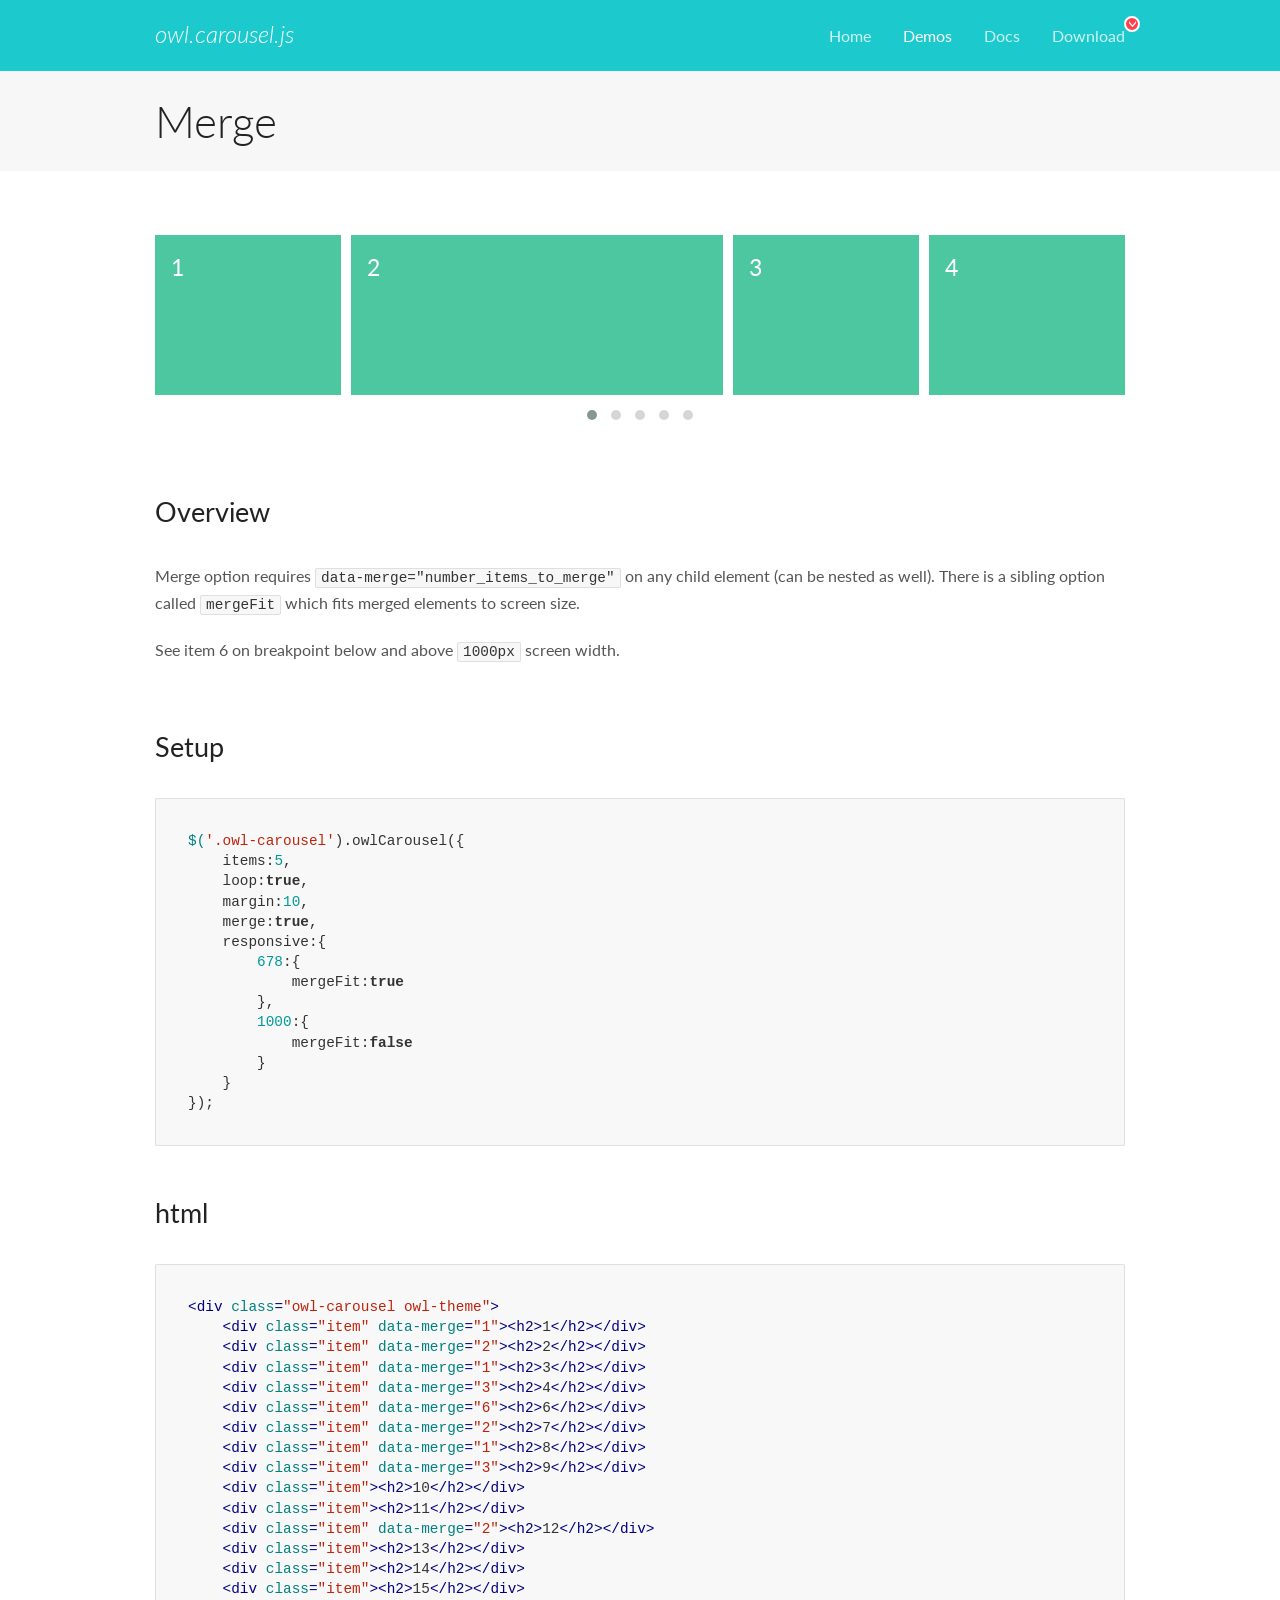
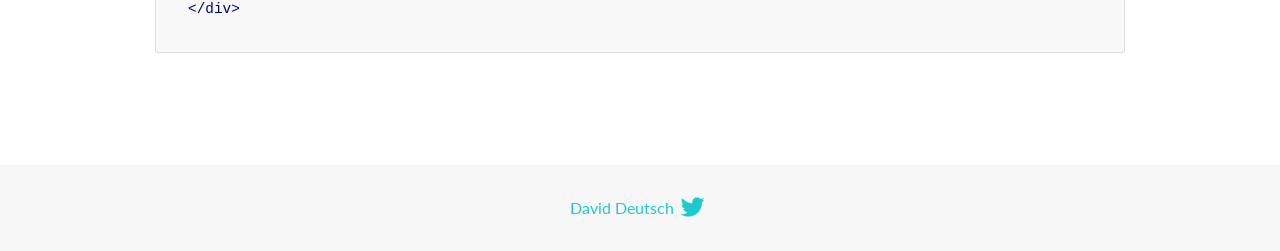
<file: lib/OwlCarousel2-2-3-4/docs/demos/merge.html>
<!DOCTYPE html>
<html lang="en">
  <head>

    <!-- head -->
    <meta charset="utf-8">
    <meta name="msapplication-tap-highlight" content="no" />
    <meta name="viewport" content="width=device-width, initial-scale=1.0" />
    <meta name="description" content="Merge Items">
    <meta name="author" content="David Deutsch">
    <title>
      Merge Demo | Owl Carousel | 2.3.4
    </title>

    <!-- Stylesheets -->
    <link href='https://fonts.googleapis.com/css?family=Lato:300,400,700,400italic,300italic' rel='stylesheet' type='text/css'>
    <link rel="stylesheet" href="../assets/css/docs.theme.min.css">

    <!-- Owl Stylesheets -->
    <link rel="stylesheet" href="../assets/owlcarousel/assets/owl.carousel.min.css">
    <link rel="stylesheet" href="../assets/owlcarousel/assets/owl.theme.default.min.css">

    <!-- HTML5 shim and Respond.js IE8 support of HTML5 elements and media queries -->

    <!--[if lt IE 9]>
      <script src="https://oss.maxcdn.com/libs/html5shiv/3.7.0/html5shiv.js"></script>
      <script src="https://oss.maxcdn.com/libs/respond.js/1.3.0/respond.min.js"></script>
    <![endif]-->

    <!-- Favicons -->
    <link rel="apple-touch-icon-precomposed" sizes="144x144" href="../assets/ico/apple-touch-icon-144-precomposed.png">
    <link rel="shortcut icon" href="../assets/ico/favicon.png">
    <link rel="shortcut icon" href="favicon.ico">

    <!-- Yeah i know js should not be in header. Its required for demos.-->

    <!-- javascript -->
    <script src="../assets/vendors/jquery.min.js"></script>
    <script src="../assets/owlcarousel/owl.carousel.js"></script>
  </head>
  <body>

    <!-- header -->
    <header class="header">
      <div class="row">
        <div class="large-12 columns">
          <div class="brand left">
            <h3>
              <a href="/OwlCarousel2/">owl.carousel.js</a> 
            </h3>
          </div>
          <a id="toggle-nav" class="right">
            <span></span> <span></span> <span></span> 
          </a> 
          <div class="nav-bar">
            <ul class="clearfix">
              <li> <a href="/OwlCarousel2/index.html">Home</a>  </li>
              <li class="active">
                <a href="/OwlCarousel2/demos/demos.html">Demos</a> 
              </li>
              <li> <a href="/OwlCarousel2/docs/started-welcome.html">Docs</a>  </li>
              <li>
                <a href="https://github.com/OwlCarousel2/OwlCarousel2/archive/2.3.4.zip">Download</a> 
                <span class="download"></span> 
              </li>
            </ul>
          </div>
        </div>
      </div>
    </header>

    <!-- title -->
    <section class="title">
      <div class="row">
        <div class="large-12 columns">
          <h1>Merge</h1>
        </div>
      </div>
    </section>

    <!--  Demos -->
    <section id="demos">
      <div class="row">
        <div class="large-12 columns">
          <div class="owl-carousel owl-theme">
            <div class="item" data-merge="1">
              <h4>1</h4>
            </div>
            <div class="item" data-merge="2">
              <h4>2</h4>
            </div>
            <div class="item" data-merge="1">
              <h4>3</h4>
            </div>
            <div class="item" data-merge="3">
              <h4>4</h4>
            </div>
            <div class="item" data-merge="6">
              <h4>6</h4>
            </div>
            <div class="item" data-merge="2">
              <h4>7</h4>
            </div>
            <div class="item" data-merge="1">
              <h4>8</h4>
            </div>
            <div class="item" data-merge="3">
              <h4>9</h4>
            </div>
            <div class="item">
              <h4>10</h4>
            </div>
            <div class="item">
              <h4>11</h4>
            </div>
            <div class="item" data-merge="2">
              <h4>12</h4>
            </div>
            <div class="item">
              <h4>13</h4>
            </div>
            <div class="item">
              <h4>14</h4>
            </div>
            <div class="item">
              <h4>15</h4>
            </div>
          </div>
          <h3 id="overview">Overview</h3>
          <p>Merge option requires <code>data-merge=&quot;number_items_to_merge&quot;</code> on any child element (can be nested as well). There is a sibling option called <code>mergeFit</code> which fits merged elements to screen size. </p>
          <p>See item 6 on breakpoint below and above <code>1000px</code> screen width.</p>
          <h3 id="setup">Setup</h3>
          <pre><code>$(&#39;.owl-carousel&#39;).owlCarousel({
    items:5,
    loop:true,
    margin:10,
    merge:true,
    responsive:{
        678:{
            mergeFit:true
        },
        1000:{
            mergeFit:false
        }
    }
});</code></pre>
          <h3 id="html">html</h3>
          <pre><code>&lt;div class=&quot;owl-carousel owl-theme&quot;&gt;
    &lt;div class=&quot;item&quot; data-merge=&quot;1&quot;&gt;&lt;h2&gt;1&lt;/h2&gt;&lt;/div&gt;
    &lt;div class=&quot;item&quot; data-merge=&quot;2&quot;&gt;&lt;h2&gt;2&lt;/h2&gt;&lt;/div&gt;
    &lt;div class=&quot;item&quot; data-merge=&quot;1&quot;&gt;&lt;h2&gt;3&lt;/h2&gt;&lt;/div&gt;
    &lt;div class=&quot;item&quot; data-merge=&quot;3&quot;&gt;&lt;h2&gt;4&lt;/h2&gt;&lt;/div&gt;
    &lt;div class=&quot;item&quot; data-merge=&quot;6&quot;&gt;&lt;h2&gt;6&lt;/h2&gt;&lt;/div&gt;
    &lt;div class=&quot;item&quot; data-merge=&quot;2&quot;&gt;&lt;h2&gt;7&lt;/h2&gt;&lt;/div&gt;
    &lt;div class=&quot;item&quot; data-merge=&quot;1&quot;&gt;&lt;h2&gt;8&lt;/h2&gt;&lt;/div&gt;
    &lt;div class=&quot;item&quot; data-merge=&quot;3&quot;&gt;&lt;h2&gt;9&lt;/h2&gt;&lt;/div&gt;
    &lt;div class=&quot;item&quot;&gt;&lt;h2&gt;10&lt;/h2&gt;&lt;/div&gt;
    &lt;div class=&quot;item&quot;&gt;&lt;h2&gt;11&lt;/h2&gt;&lt;/div&gt;
    &lt;div class=&quot;item&quot; data-merge=&quot;2&quot;&gt;&lt;h2&gt;12&lt;/h2&gt;&lt;/div&gt;
    &lt;div class=&quot;item&quot;&gt;&lt;h2&gt;13&lt;/h2&gt;&lt;/div&gt;
    &lt;div class=&quot;item&quot;&gt;&lt;h2&gt;14&lt;/h2&gt;&lt;/div&gt;
    &lt;div class=&quot;item&quot;&gt;&lt;h2&gt;15&lt;/h2&gt;&lt;/div&gt;
&lt;/div&gt;</code></pre>
          <script>
            $(document).ready(function() {
              $('.owl-carousel').owlCarousel({
                items: 5,
                loop: true,
                margin: 10,
                merge: true,
                responsive: {
                  678: {
                    mergeFit: true
                  },
                  1000: {
                    mergeFit: false
                  }
                }
              });
            })
          </script>
        </div>
      </div>
    </section>

    <!-- footer -->
    <footer class="footer">
      <div class="row">
        <div class="large-12 columns">
          <h5>
            <a href="/OwlCarousel2/docs/support-contact.html">David Deutsch</a> 
            <a id="custom-tweet-button" href="https://twitter.com/share?url=https://github.com/OwlCarousel2/OwlCarousel2&text=Owl Carousel - This is so awesome! " target="_blank"></a> 
          </h5>
        </div>
      </div>
    </footer>

    <!-- vendors -->
    <script src="../assets/vendors/highlight.js"></script>
    <script src="../assets/js/app.js"></script>
  </body>
</html>
</file>
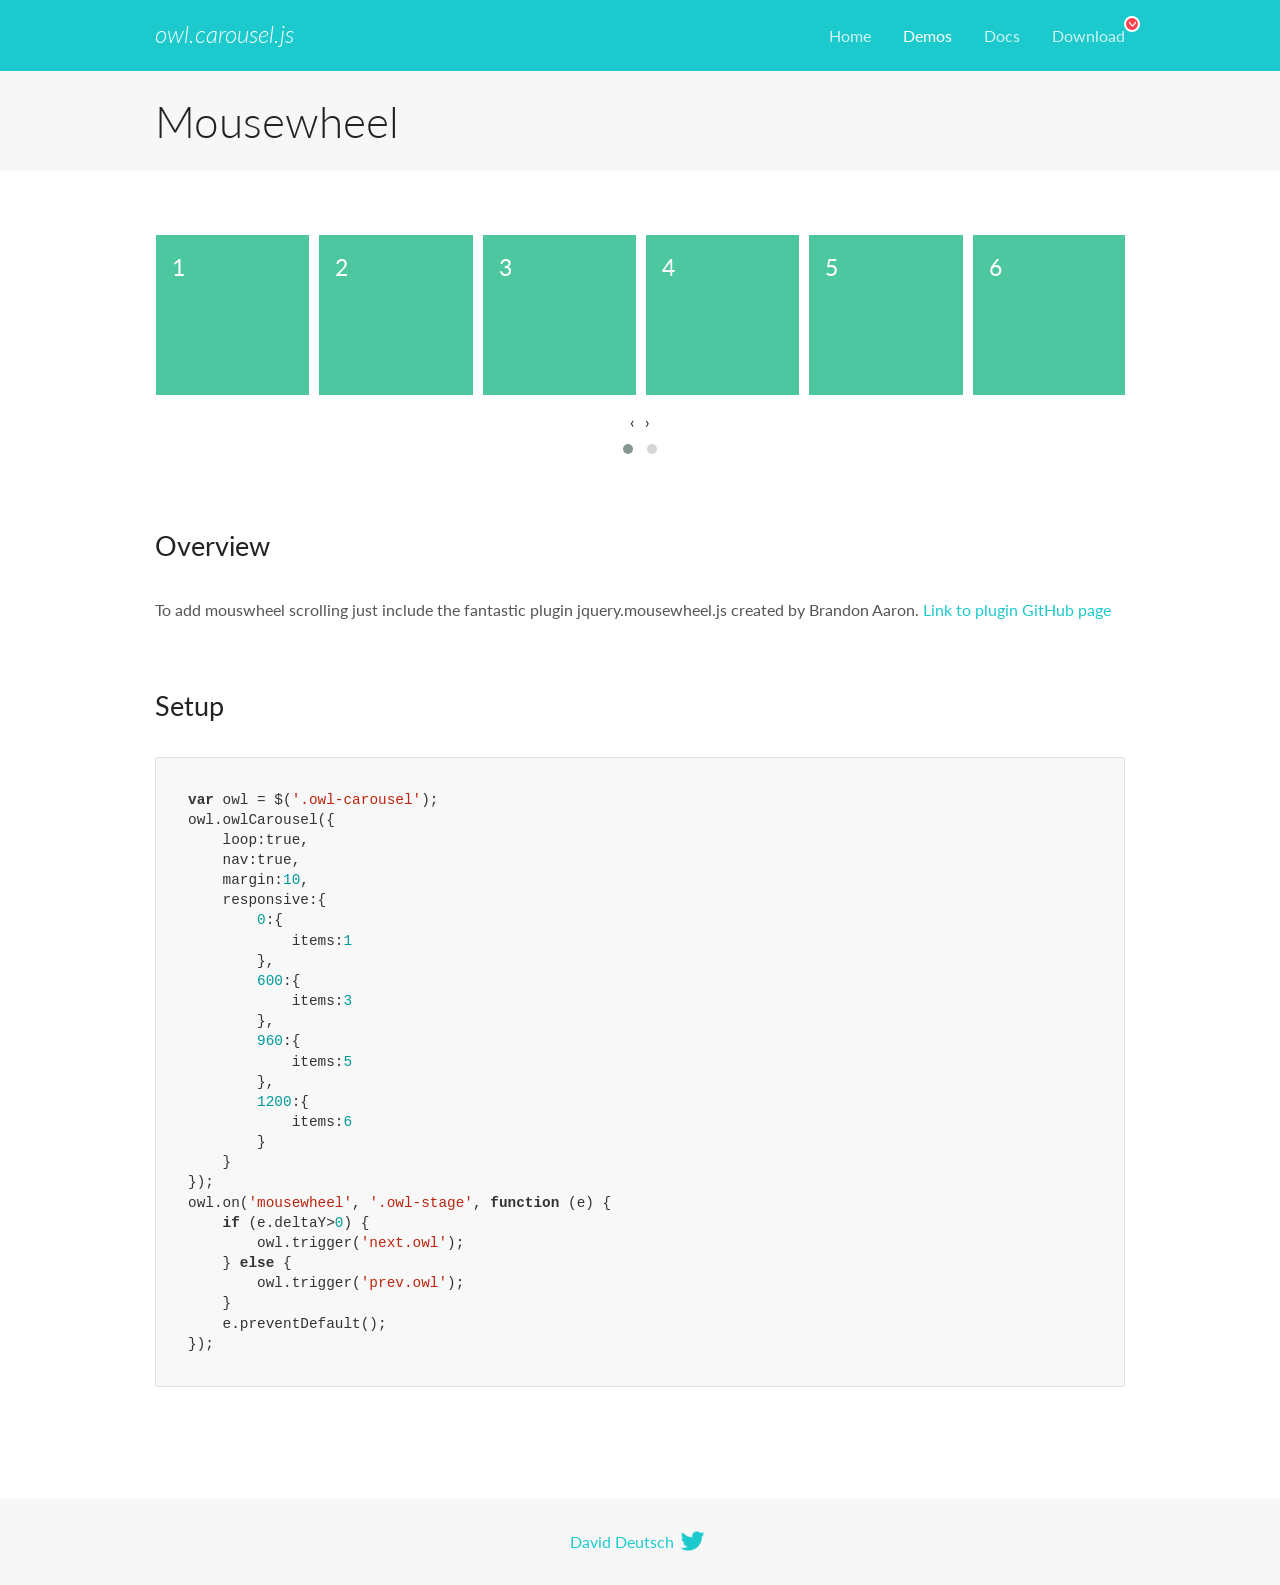
<file: lib/OwlCarousel2-2-3-4/docs/demos/mousewheel.html>
<!DOCTYPE html>
<html lang="en">
  <head>

    <!-- head -->
    <meta charset="utf-8">
    <meta name="msapplication-tap-highlight" content="no" />
    <meta name="viewport" content="width=device-width, initial-scale=1.0" />
    <meta name="description" content="Mousewheel usage demo">
    <meta name="author" content="David Deutsch">
    <title>
      Mousewheel Demo | Owl Carousel | 2.3.4
    </title>

    <!-- Stylesheets -->
    <link href='https://fonts.googleapis.com/css?family=Lato:300,400,700,400italic,300italic' rel='stylesheet' type='text/css'>
    <link rel="stylesheet" href="../assets/css/docs.theme.min.css">

    <!-- Owl Stylesheets -->
    <link rel="stylesheet" href="../assets/owlcarousel/assets/owl.carousel.min.css">
    <link rel="stylesheet" href="../assets/owlcarousel/assets/owl.theme.default.min.css">

    <!-- HTML5 shim and Respond.js IE8 support of HTML5 elements and media queries -->

    <!--[if lt IE 9]>
      <script src="https://oss.maxcdn.com/libs/html5shiv/3.7.0/html5shiv.js"></script>
      <script src="https://oss.maxcdn.com/libs/respond.js/1.3.0/respond.min.js"></script>
    <![endif]-->

    <!-- Favicons -->
    <link rel="apple-touch-icon-precomposed" sizes="144x144" href="../assets/ico/apple-touch-icon-144-precomposed.png">
    <link rel="shortcut icon" href="../assets/ico/favicon.png">
    <link rel="shortcut icon" href="favicon.ico">

    <!-- Yeah i know js should not be in header. Its required for demos.-->

    <!-- javascript -->
    <script src="../assets/vendors/jquery.min.js"></script>
    <script src="../assets/owlcarousel/owl.carousel.js"></script>
  </head>
  <body>

    <!-- header -->
    <header class="header">
      <div class="row">
        <div class="large-12 columns">
          <div class="brand left">
            <h3>
              <a href="/OwlCarousel2/">owl.carousel.js</a> 
            </h3>
          </div>
          <a id="toggle-nav" class="right">
            <span></span> <span></span> <span></span> 
          </a> 
          <div class="nav-bar">
            <ul class="clearfix">
              <li> <a href="/OwlCarousel2/index.html">Home</a>  </li>
              <li class="active">
                <a href="/OwlCarousel2/demos/demos.html">Demos</a> 
              </li>
              <li> <a href="/OwlCarousel2/docs/started-welcome.html">Docs</a>  </li>
              <li>
                <a href="https://github.com/OwlCarousel2/OwlCarousel2/archive/2.3.4.zip">Download</a> 
                <span class="download"></span> 
              </li>
            </ul>
          </div>
        </div>
      </div>
    </header>

    <!-- title -->
    <section class="title">
      <div class="row">
        <div class="large-12 columns">
          <h1>Mousewheel</h1>
        </div>
      </div>
    </section>

    <!--  Demos -->
    <section id="demos">
      <div class="row">
        <div class="large-12 columns">
          <div class="owl-carousel owl-theme">
            <div class="item">
              <h4>1</h4>
            </div>
            <div class="item">
              <h4>2</h4>
            </div>
            <div class="item">
              <h4>3</h4>
            </div>
            <div class="item">
              <h4>4</h4>
            </div>
            <div class="item">
              <h4>5</h4>
            </div>
            <div class="item">
              <h4>6</h4>
            </div>
            <div class="item">
              <h4>7</h4>
            </div>
            <div class="item">
              <h4>8</h4>
            </div>
            <div class="item">
              <h4>9</h4>
            </div>
            <div class="item">
              <h4>10</h4>
            </div>
            <div class="item">
              <h4>11</h4>
            </div>
            <div class="item">
              <h4>12</h4>
            </div>
          </div>
          <h3 id="overview">Overview</h3>
          <p>To add mouswheel scrolling just include the fantastic plugin jquery.mousewheel.js created by Brandon Aaron.
            <a href="https://github.com/brandonaaron/jquery-mousewheel">Link to plugin GitHub page</a> 
          </p>
          <h3 id="setup">Setup</h3>
          <pre><code>var owl = $(&#39;.owl-carousel&#39;);
owl.owlCarousel({
    loop:true,
    nav:true,
    margin:10,
    responsive:{
        0:{
            items:1
        },
        600:{
            items:3
        },            
        960:{
            items:5
        },
        1200:{
            items:6
        }
    }
});
owl.on(&#39;mousewheel&#39;, &#39;.owl-stage&#39;, function (e) {
    if (e.deltaY&gt;0) {
        owl.trigger(&#39;next.owl&#39;);
    } else {
        owl.trigger(&#39;prev.owl&#39;);
    }
    e.preventDefault();
});</code></pre>
          <script src="../assets/vendors/jquery.mousewheel.min.js"></script>
          <script>
            $(document).ready(function() {
              var owl = $('.owl-carousel');
              owl.owlCarousel({
                loop: true,
                nav: true,
                margin: 10,
                responsive: {
                  0: {
                    items: 1
                  },
                  600: {
                    items: 3
                  },
                  960: {
                    items: 5
                  },
                  1200: {
                    items: 6
                  }
                }
              });
              owl.on('mousewheel', '.owl-stage', function(e) {
                if (e.deltaY > 0) {
                  owl.trigger('next.owl');
                } else {
                  owl.trigger('prev.owl');
                }
                e.preventDefault();
              });
            })
          </script>
        </div>
      </div>
    </section>

    <!-- footer -->
    <footer class="footer">
      <div class="row">
        <div class="large-12 columns">
          <h5>
            <a href="/OwlCarousel2/docs/support-contact.html">David Deutsch</a> 
            <a id="custom-tweet-button" href="https://twitter.com/share?url=https://github.com/OwlCarousel2/OwlCarousel2&text=Owl Carousel - This is so awesome! " target="_blank"></a> 
          </h5>
        </div>
      </div>
    </footer>

    <!-- vendors -->
    <script src="../assets/vendors/highlight.js"></script>
    <script src="../assets/js/app.js"></script>
  </body>
</html>
</file>
<file: css/styles.css>
:root {
  --blue: #2962FF;
  --darkblue: #203777;
  --darkgrey: #242420;
  --mediumgrey: #494942;
  --mediumgreytr: #33333088;
  --blacktr: #0e0e0080;
  --lightcream: #f9f9ef; //#efefea;
  --lightcreamdarker: #ecece2;
  --mediumream: #dededa;
  --darkercream: #cfcfca;
  --darkcream: #999992;
  --green: #089981;
  --lightgreen: #2ed2b7;
  --red: #f23645;
}
*{box-sizing: border-box;}
.clearfix::after {
  content: "";
  clear: both;
  display: table;
}
body{
  padding: 0px;
  margin: 0; 
  font-family: -apple-system, BlinkMacSystemFont, 'Trebuchet MS', Roboto, Ubuntu, sans-serif;
  background: var(--lightcream);
}
a{
  color: var(--blue);
  text-decoration: none;
}
ul{

}
li{
  padding: 5px 0;
}
.green-text{
  color: var(--green) !important;
}
.bold{
  font-weight: 700;
}
.box-shadow{
  box-shadow: 0 0 7px 0px var(--darkcream), 0 0 7px 0px var(--darkcream);
}
.shadow-el{
  display: none;
  position: fixed;
  top: 0;
  left: 0;
  width: 100%;
  height: 100%;
  background-color: rgba(0, 0, 0, 0.35);
  pointer-events: none;
  z-index: 1;
}
.shadow-el.show{
  display: block;
}
.content{
  padding: 10px 20px 80px 10px;
  min-height: 100vh;
  position: relative;
}
.content p{
  padding: 0px 18px 7px;
  line-height: 25px;
}
.content-center{
  display: block;
  width: 100%;
  max-width: 1000px;
  margin: 0 auto;
}
.content-center h3{
  padding: 12px 18px;
}
header{
  display: block;
  width: 100%;
  line-height: 48px;
  color: white;
  font-size: 27px;
  font-weight: 500;
  padding: 0;
  font-family: -apple-system, BlinkMacSystemFont, 'Trebuchet MS', Roboto, Ubuntu, sans-serif;
  
}
.header-top{
  text-transform: uppercase;
  height: 48px;
  background: var(--darkgrey);
  //background-image: linear-gradient(#222, #444);
}
.logo-name-link{
  display: inline-block;
}
.logo{
  float: left;
  margin-left: 11px;
  margin-top: 1px;
  width: 52px;
}
.logo img{
  width: 49px;
  margin: 4px 0 0;
}
.header-name{
  color: white;
  padding: 0 8px
}
.menu{
  display: block;
  float: right;
  margin-right: 8px;
  height: 48px;
  cursor: pointer;
  position: relative;
  z-index: 1;
}
.menu:hover{
  background: var(--blue);
  background: #555;
}
.menu-icon{
  display: flex;
  align-items: center;
  justify-content: center;
  width: 48px;
  height: 48px;
  float: left;
}
.menu-icon svg{
  display: block;
  width: 30px;
  height: 30px;
}
.menu-list{
  display: none;
  padding: 0;
  margin: 0;
  text-transform: initial;
  position: absolute;
  top: 50px;
  right: 0;
}
.menu-list.show{
  display: block;
}
.menu-list li{
  padding: 0;
  font-size: 16px;
  line-height: 20px;
  list-style-type: none;
  background: var(--lightcream);
}
.menu-list a{
  display: block;
  width: 100%;
  color: var(--darkgrey);
  padding: 6px;
}
.menu-list a:hover{
  color: var(--darkblue);
}
.groups-wr{
  display: block;
  float: right;
  margin-right: 8px;
  height: 48px;
  cursor: pointer;
}
.groups-wr:hover{
  background: var(--blue);
  background: #555;
}
.groups-wr.fixed{
  position: fixed;
  top: -40px;
  right: 66px;
  background: var(--darkgrey);
  transition: all 0.2s ease;
  z-index: 2;
}
.groups-wr.fixed.full-visible{
  top: 0;
}
.groups-icon{
  display: flex;
  align-items: center;
  justify-content: center;
  width: 48px;
  height: 48px;
  float: left;
}
.groups-icon svg{
  display: block;
  width: 30px;
  height: 30px;
}
.groups{
  display: inline-block;
  height: 48px;
  font-size: 17px;
  font-weight: 400;
  padding: 0 8px 0 0;
  float: left;
}

.header-settings{
  display: flex;
  align-items: center;
  justify-content: center;
  width: 48px;
  height: 48px;
  color: white;
  float: right;
  margin-right: 18px;
  cursor: pointer;
}
.header-settings svg{
  display: block;
  width: 30px;
  height: 30px;
}
.header-settings:hover{
  background: var(--blue);
  background: #555;
}
.header-settings.fixed{
  position: fixed;
  top: -40px;
  right: 0px;
  z-index: 2;
  background: var(--darkgrey);
  transition: all 0.2s ease;
}
.header-settings.fixed.full-visible{
  top: 0;
}
.top-heading{
  display: block;
  text-align: center;
  font-size: 25px;
  font-weight: 400;
  line-height: 30px;
  color:  var(--lightcream);
  padding: 14px;
  margin: 0;
  border-top: 1px solid var(--darkcream);
  //background: var(--mediumgrey);
  background-image: linear-gradient(var(--darkgrey), var(--mediumgrey));
}
.top-info-bar{
  display: block;
  font-size: 15px;
  font-weight: 400;
  color: white;
  text-align: center;
  padding: 5px 20px;
  position: relative;
  top: 0px;
  left: 0px;
  width: 100%;
  background: var(--blacktr);
}
.top-info-bar.light{
  color: var(--darkblue);
  background: var(--mediumream);
}
.top-info-bar: before{
  
}
.top-info-bar span{
  display: block;
  line-height: 18px;
  padding: 3px 0px;
}
.slider{
  display: block;
  width: 100%;
  margin-top: 22px;
}
.slider-inner{
  width: 100%;
  max-width: 1900px;
  margin: 0 auto;
  
}
footer{
  display: block;
  width: 100%;
  color: white;
  font-size: 25px;
  font-weight: 500;
  padding: 18px;
  text-transform: uppercase;
  font-family: -apple-system, BlinkMacSystemFont, 'Trebuchet MS', Roboto, Ubuntu, sans-serif;
  background: var(--darkgrey);
}
.bg-wr{
  display: block;
  position: fixed;
  top: 0;
  left: 0;
  width: 100vw;
  height: 100vh;
  opacity: 0.1;
  filter: blur(0.4px);
  //background-image: url("bg-sample2.png");
  z-index: -1;
}
h1{
  
}
h2{
  display: flex;
  align-items: center;
  font-size: 24px;
  font-weight: 700;
  line-height: 24px;
  color: var(--blue);
  padding: 20px 18px 12px;
  margin: 0;
  text-transform: uppercase;
  font-family: -apple-system, BlinkMacSystemFont, 'Trebuchet MS', Roboto, Ubuntu, sans-serif;
  position: relative;
}
h3{
  display: block;
  font-size: 20px;
  font-weight: 700;
  line-height: 24px;
  color: var(--blue);;
  padding: 18px 9px 6px 0;
  margin: 0;
  text-transform: uppercase;
  font-family: -apple-system, BlinkMacSystemFont, 'Trebuchet MS', Roboto, Ubuntu, sans-serif;
}
.h2-desc{
  display: block;
  align-items: left;
  font-size: 16px;
  font-weight: 400;
  line-height: 20px;
  color: var(--darkblue);
  padding: 0px 18px 7px;
  margin: 0;
}
.h2-desc-wr{
  display: block;
  min-height: 58px;
}
.col-50{
  display: inline-block;
  width: 50%;
}
.pl-20{
  padding-left: 20px;
}
.pr-20{
  padding-right: 20px;
}
.box-section{
  display: flex;
  flex-flow: row wrap;
}
.stocks{
  display: flex;
  flex-wrap: wrap;

}
.stocks-clear, .screener-toggle{
    display: inline-block;
    align-items: center;
	font-size: 16px;
    font-weight: 500;
	color: var(--red);
	height: 27px;
	padding: 0 7px;
    cursor: pointer;
    text-transform: capitalize;
    margin: 0 12px 0 12px;
    text-align: center;
    min-width: 62px;
    border: 2px solid var(--red);
    background: white;
	//position: absolute;
	top: 0;
	right: 0;
}
.stocks-clear:hover, .screener-toggle:hover{
	color: white;
    background: var(--red);
}
.favourites{
  display: none;
}
.favourites.show{
  display: block;
}
.favourite-stocks{
  display: none;
}
.favourite-stocks.show{
  display: block;
}
.sync-size-check-wr{
  display: inline-block;
  align-items: center;
  font-size: 16px;
  font-weight: 500;
  color: var(--darkblue);
  height: 27px;
  line-height: 27px;
  padding: 0 7px 0 0;
  cursor: pointer;
  text-transform: initial;
  margin: 0;
}
.sync-size-check-wr label{
  cursor: pointer;
}
.sync-size-check-wr input{
  margin-right: 6px;
}
.charts-heading{
  flex-wrap: wrap;
}
.tradingview-widget-container-outer{
	float: left;
	margin: 3px 6px 3px 0; 
	//border: 1px solid #888;
}
.tradingview-widget-container-outer .tradingview-widget-container{
	float: none;
	margin: 0; 
}
.tradingview-widget-container{
  /*height: 300px !important;width: 500px !important;*/
  float: left;
  margin: 3px 6px 3px 0; 
  border: 1px solid #888;}
.tradingview-widget-container.fixed{
  position: fixed !important;
  width: 100vw !important;
  height: 100vh !important;
  margin: 0;
  top: 0;
  left: 0px;
  z-index: 1;
  //background: var(--lightcream);
}
.tradingview-widget-container.screener.displayed.fixed{
  position: fixed !important;
  width: calc(100vw - 20px) !important;
  height: 100vh !important;
  top: 0;
  left: 10px;
  z-index: 1;
  background: var(--lightcream);
}
.resizable-element{
  resize: both;
  overflow: auto;
}
.dim-display {
    //display: none;
    position: absolute;
    bottom: 1px; /* Pod elementom */
    left: 1px;
    font-size: 9px;
    color: #222;
    padding: 2px 6px;
    border-radius: 4px;
    pointer-events: none; /* Aby neprekážalo pri klikaní */
}
.info-container{
  border-right: 1px solid #888;
  border-left: 1px solid #888;
  border-bottom: 1px solid #888;
  box-sizing: border-box;
}
.stock-details-container{
  display: none;
  width: 100%;
  height: 100vh;
  overflow: scroll;
  position: fixed;
  top: 0;
  left: 0px;
  background: rgba(0, 0 ,0 ,0.8);
  z-index: 3;
}
.stock-details-container.show{
  display: block;
  }
.stock-details-container .tradingview-widget-container{
  margin: 0;
  margin-top: -28px;
  float: none;
  border: none;
}
.stock-details-container .tradingview-widget-container.advancedChartDetailWidget{
  height: 90vh !important;
  max-height: 1200px;
}
.tradingview-widget-container.screener{
  display: block;
  height: 0 !important;
  overflow: hidden;
  float: none;
  margin: 0 0 10px;
}
.tradingview-widget-container.screener.displayed{
  height: 70vh !important;
  float: none;
  margin: 0 0 10px;
}
.stock-details-inner{
  width: calc(100% - 60px);
  //max-width: 2000px;
  margin: 0 auto;
  padding-top: 30px;
  background: white;
}
.stock-details-close{
  display: block;
  width: 44px;
  height: 44px;
  cursor: pointer;
  position: fixed;
  top: 40px;
  right: 40px;
  background: rgba(180, 180, 180, 0.65);
  z-index: 4;
}
.stock-details-close:hover{
  background: var(--blue);
}
.stock-details-close:before, .stock-details-close:after{
  display: block;
  content: '';
  width: 20px;
  height: 4px;
  position: absolute;
  top: 50%;
  left: 50%;
  background: white;
}
.stock-details-close:before{
  transform: translate(-50%, -50%) rotate(-45deg);
}
.stock-details-close:after{
  transform: translate(-50%, -50%) rotate(45deg);
}
.stock-details-up, .stock-details-down{
  display: flex;
  justify-content: center;
  align-items: center;
  width: 44px;
  height: 44px;
  cursor: pointer;
  position: fixed;
  right: 40px;
  background: rgba(180, 180, 180, 0.65);
  z-index: 4;
}
.stock-details-up{
  top: 94px;
}
.stock-details-down{
  top: 148px;
}
.stock-details-up:before{
  display: block;
  content: '';
  width: 0;
  height: 0;
  border-left: 13px solid transparent;
  border-right: 13px solid transparent;
  border-bottom: 14px solid white;
}
.stock-details-down:before{
  display: block;
  content: '';
  width: 0;
  height: 0;
  border-left: 13px solid transparent;
  border-right: 13px solid transparent;
  border-top: 14px solid white;
}
.stock-details-up:hover, .stock-details-down:hover{
  background: var(--blue);
}
.tradingview-widget-inner{
  width: 100%; 
  height: 100%;
  top: 0;
  left: 0;
  z-index: 2;
  background: white;
}
.editable-wr{
  display: block;
  width: 100%;	
  position: relative;
  overflow: hidden;
}
.editable{
  display: block;
  width: 100%;
  min-height: 270px; 
  max-height: 270px; 
  overflow: scroll; 
  font-size: 16px;
  padding: 8px 65px 8px 8px; 
  margin: 0; 
  border: 1px solid #111; 
  background: #e0e0f2;
}
.editable:empty::before {
  display: block;
  content: "paste Stock screener data - click to Stock screener, copy all (Ctrl + A, Ctrl + C) and paste here";
  color: grey; 
  opacity: 0.9;
}
.editable-clear{
    display: flex;
    align-items: center;
	font-size: 16px;
    font-weight: 500;
	color: var(--red);
	height: 27px;
	padding: 0 7px;
    cursor: pointer;
    border: 2px solid var(--red);
    background: white;
	position: absolute;
	top: 0;
	right: 0;
    z-index: 0;
}
.editable-clear:hover{
	color: white;
    background: var(--red);
}
.editable-note{
  display: block;
  padding: 4px 12px;
  position: absolute;
  top: -70px;
  left: 18px;
  z-index: 1;
  border: 1px solid var(--darkblue);
  background: white;
  transition: all 0.8s ease;
}
.editable-note.show{
  display: block;
  top: 18px;
}
.editable-note div{
  display: block;
  padding: 5px 0;
}
.editable-note div:first-of-type{
  color: var(--darkgrey);
  font-size: 14px;
  border-bottom: 1px solid var(--mediumream);
}
.editable-note div:nth-child(2){
  color: var(--blue);
  font-size: 15px;
}
.editable-note span{
  color: var(--darkblue);
  font-weight: 500;
}
.ticker-box-wr{
  position: relative;
}
.ticker-box-wr.tb-i-center .ticker-box-info {
  width: 90vw;
  max-width: 800px;
  max-height: 70vh;
  position: fixed;
  top: 50%;
  right: unset;
  left: 50%;
  transform: translate(-50%, -50%);
}
.ticker-box-wr.tb-i-center .ticker-box-info {
  width: 90vw;
  max-width: 800px;
  max-height: 70vh;
  position: fixed;
  top: 50%;
  right: unset;
  left: 50%;
  transform: translate(-50%, -50%);
}
.ticker-box-wr.tb-i-center .ticker-info-close{
  position: sticky;
  top: 0px;
  right: 0;
  float: right;
}
.ticker-box-info-icon{
  display: flex;
  align-items: center;
  //font-size: 16px;
  //font-weight: 500;
  height: 27px;
  padding: 0 13px;
  cursor: pointer;
  border: 2px solid var(--darkblue);
  background: white;
  position: absolute;
  top: 0;
  right: 0;
  z-index: 0;
}
.ticker-box-info-icon.hovered{
  background: var(--darkblue);
}
.ticker-box-info{
  display: none;
  align-items: center;
  font-size: 15px;
  font-weight: 400;
  color: var(--darkblue);
  width: 100%;
  max-width: 800px;
  max-height: 350px;
  overflow: scroll;
  padding: 0;
  border: 1px solid #111;
  background: var(--lightcream);
  position: absolute;
  top: 28px;
  right: 0;
  z-index: 4;
}
.ticker-info-text{
  padding: 16px;
}
.ticker-box-info.show{
  display: block;
}
.ticker-box-info p{

}
.ticker-box-info p:first-of-type{
  font-size: 22px;
  font-weight: 700;
}
.ticker-box-info img{
  max-width: 100%;
}
.info-symbol{
  color: var(--darkgrey);
}
.ticker-box{
  width: 100%; 
  min-height: 270px; 
  max-height: 270px; 
  overflow: scroll; 
  padding: 8px 40px 8px 8px;
  margin: 0; 
  font-size: 14px;
  border: 1px solid #111; 
  background: #fafafa;  
}
.add-widgets, .insert-tickers, .charts-with-desc, .settings-confirm, .indicator-confirm, .settings-save, .load-group{
  display: inline-block; 
  color: #fff; 
  font-size: 16px; 
  line-height: 36px; 
  padding: 0; 
  margin: 10px 5px; 
  background: var(--blue);
  
}
.insert-tickers{
  background: var(--blue);
  
}
.insert-tickers.unactiveBtn, .charts-with-desc.unactiveBtn{
  background: var(--darkgrey);
}
.add-widgets.loaded{
  background: var(--blue);
}
.add-widgets, .load-group{
  padding: 0 8px; 
  cursor: pointer; 
}

.insert-tickers, .charts-with-desc{
  position: relative;
  transition: all 0.2s ease;
}
.insert-tickers-btn, .charts-with-desc-btn{
	display: block;
	height: 36px;
	padding: 0 8px; 
	cursor: pointer; 
}
.settings-confirm-wr, .indicator-confirm-wr{
  display: flex;
  justify-content: center;
  border-top: 1px solid #d8d8d8;
  margin-top: 12px;
  width: 100%;
}
.settings-confirm, .settings-save, .indicator-confirm{
	display: inline-block;
	height: 36px;
	padding: 0 20px; 
    margin: 16px 5px 6px;
	cursor: pointer; 
}
.settings-save{
  position: relative;
}
.settings-save:before{
  display: block;
  content: "";
  width: 9px;
  height: 4px;
  border-left: 4px solid var(--green);
  border-bottom: 4px solid var(--green);
  opacity: 0;
  position: absolute;
  top: 20px;
  right: -21px;
  transform: rotate(-48deg);
  transition: all 0.3s ease;
}
.settings-save.show:before{
  opacity: 1;
  top: 13px
}
.indicator-confirm {
  padding: 0 40px;
}
.insert-tickers-counts, .charts-with-desc-counts{
	display: none;
	position: absolute;
	top: 44px;
	left: 0;
	padding: 4px 8px 8px;
	border: 1px solid var(--darkgrey);
	background: white;
	z-index: 1;
}
.insert-tickers-counts{
	width: 212px;
}
.charts-with-desc-counts{
	width: 170px;
}
.insert-tickers-counts p, .charts-with-desc-counts p{
	color: var(--darkgrey);
	font-size: 14px;
	line-height: 20px;
	margin: 0;
}
.counts-wr, .charts-with-desc-counts-wr{
	display: flex;
}
.insert-counts{
	display: inline-block;
	font-size: 14px;
	color: white;
	font-weight: 400;
	padding: 0px;
	margin: 0 10px 0 0;
	height: 28px;
	line-height: 28px;
	flex-grow: 1;
	text-align: center;
	cursor: pointer;
	background: var(--blue);
}
.insert-counts:last-of-type{
	margin: 0;
}
.settings{
  display: inline-block; 
  color: #fff; 
  font-size: 16px; 
  line-height: 36px; 
  padding: 0 8px; 
  margin: 10px 5px; 
  cursor: pointer; 
  background: var(--darkgrey);
}
.settings-container-wr{
    display: none;
    position: fixed;
    top: 50%;
    left: 50%;
    transform: translate(-50%, -50%);
    width: 285px;
    max-height: 90vh;
    overflow: scroll;
    border: 1px solid #111; 
    background: var(--lightcream); //#f8f8f8;
    z-index: 3;
}
.settings-container-wr.show{
    display: block;
}    
.settings-container-wr h2{
    display: block;
    padding: 12px 18px 12px;
    text-align: center;
    background: var(--lightcreamdarker);
}
.settings-container{
  display: block; 
  width: 100%; 
  padding: 8px 16px 16px;
  margin: 0px;
  //border-top: 1px solid #d8d8d8;
  background: var(--lightcream); //#f8f8f8;
}
.input-wr, .select-wr{
  padding: 3px 0;
  font-size: 15px;
  position: relative;
}
.input-wr input{
  width: 50px;
  text-align: right;
}
.filled-settings-wr{
  display: flex;
  flex-wrap: wrap;
  padding: 14px 0 3px;
  font-size: 15px;
}
.filled-settings-wr input{
  margin: 0;
}
.filled-settings-wr label{
  padding: 0 5px;
}
.filled-settings-wr p{
  font-size: 14px;
  color: var(--darkgrey);
  width: 100%;
  margin: 4px 0 4px;
  line-height: 18px;
}
.saved-values{
  display: flex;
  flex-wrap: wrap;
  align-items: center;
  font-size: 11px;
  color: var(--blue);
  text-align: right;
  height: 100%;
  position: absolute;
  top: 0%;
  right: 0;
}
.saved-values span{
  display: block;
  width: 100%;
  padding: 0 0;
  line-height: 12px;
  height: 12px;
}
.setting-btn-wr{
  display: flex;
  //justify-content: center;
}
.setting-btn{
  display: flex;
  align-items: center;
  color: var(--blue);;
  font-size: 16px;
  height: 28px;
  line-height: 28px;
  padding: 0 20px;
  //margin: 0 auto;
  cursor: pointer;
  border: 2px solid var(--blue);
  background: white;
}
.setting-btn:hover{
  color: #fff;
  background: var(--blue);
}
.indicators-wr{
  display: none;
  flex-direction: row;
  flex-wrap: wrap;
  justify-content: left;
  position: fixed;
  top: 10vh;
  left: 10vw;
  width: 80vw;
  max-height: 80vh;
  overflow: scroll;
  padding: 20px;
  z-index: 4;
  border: 1px solid #111;
  background: var(--lightcreamdarker); 
}
.indicators-wr.show{
  display: flex;
}
.indicators-wr h2{
  flex-basis: 100%;
  justify-content: center;
  padding: 10px 18px 20px;
}
.indicators-wr-close{
  display: block;
  width: 25px;
  height: 25px;
  border: 1px solid var(--red);
  background: white;
  cursor: pointer;
  position: absolute;
  top: 0;
  right: 0;
  z-index: 1;
}
.indicators-wr-close:hover{
    background: var(--red);
}
.indicators-wr-close:before, .indicators-wr-close:after{
    content: '';
    position: absolute;
    top: 50%;
    left: 50%;
    display: block;
    width: 12px;
    height: 2px;
    background: var(--red);
}
.indicators-wr-close:hover:before, .indicators-wr-close:hover:after{
    background: #fff;
}
.indicators-wr-close:before{
    transform: translate(-50%, -50%) rotate(45deg);
}
.indicators-wr-close:after{
    transform: translate(-50%, -50%) rotate(-45deg);
}
.ind-top-form{
  flex-basis: 100%;
  padding: 0px 0 20px;
}
.indicator-top-input-wr{
  display: inline-block;
  position: relative;
  background: white;
}
.indicator-top-input-wr:hover{
  background: var(--lightcream);
}
.indicator-top-input-wr input{
  margin: 0;
  padding: 0 4px;
  position: absolute;
  top: 15px;
  left: 7px;
}
.indicator-top-input-wr label{
  display: block;
  padding: 12px 6px 12px 26px;
  margin: 0;
  cursor: pointer;
  border: 1px solid var(--darkblue);
}
.indicator-top-input-wr.saved label:before{
  display: block;
  content: "saved";
  height: 11px;
  line-height: 10px;
  font-size: 10px;
  font-weight: 500;
  color: var(--blue);
  padding: 0 5px;
  position: absolute;
  top: 0px;
  right: 0px;
  opacity: 0.9;
  border: 1px solid var(--blue);
  background: white;
}
.indicator-input-wr{
  display: flex;
  align-items: center;
  width: 10%;
  position: relative;
  border: 1px solid var(--darkblue);
  background: #fff;
}
.indicator-input-wr:hover{
  background: var(--lightcream);
}
.indicator-input-wr.saved label:before{
  display: block;
  content: "saved";
  height: 11px;
  line-height: 10px;
  font-size: 10px;
  font-weight: 500;
  color: var(--blue);
  padding: 0 5px;
  position: absolute;
  top: -1px;
  right: -1px;
  opacity: 0.9;
  border: 1px solid var(--blue);
  background: white;
  
}
.indicator-input-wr input{
  margin: 0;
  height: 100%;
  position: absolute;
  top: 0;
  left: 8px;
}
.indicator-input-wr label{
  display: flex;
  align-items: center;
  padding: 12px 9px 11px 31px;
  width: 100%;
  height: 100%;
  position: relative;
  top: 0px;
}
.indicator-input-wr label:hover, .indicator-input-wr label.selected{
  color: var(--darkblue);
}
.groups-container-wr, .load-groups-container-wr{
    display: none;
    position: fixed;
    top: 50%;
    left: 50%;
    transform: translate(-50%, -50%);
    max-height: 90vh;
    padding: 0 0 12px;
    //min-width: 500px;
    width: 500px;
    max-width: 90vw;
    overflow: scroll;
    border: 1px solid #111; 
    background: var(--lightcream); //#f8f8f8;
    z-index: 3;
}
.groups-container-wr.show, .load-groups-container-wr.show{
  display: block;
}
.group-container-close, .load-group-container-close, .ticker-info-close{
  display: block;
  width: 27px;
  height: 27px;
  border: 1px solid var(--red);
  background: white;
  cursor: pointer;
  position: fixed;
  top: 0;
  right: 0;
  z-index: 1;
}
.ticker-info-close{
  display: none;
  position: absolute;
  top: 28px;
  z-index: 3;
}
.ticker-info-close.show{
  display: block;
}
.group-container-close:hover, .load-group-container-close:hover, .ticker-info-close:hover{
    background: var(--red);
}
.group-container-close:before, .group-container-close:after, .load-group-container-close:before, .load-group-container-close:after, .ticker-info-close:before, .ticker-info-close:after{
    content: '';
    position: absolute;
    top: 50%;
    left: 50%;
    display: block;
    width: 12px;
    height: 2px;
    background: var(--red);
}
.group-container-close:hover:before, .group-container-close:hover:after, .load-group-container-close:hover:before, .load-group-container-close:hover:after, .ticker-info-close:hover:before, .ticker-info-close:hover:after{
    background: #fff;
}
.group-container-close:before, .load-group-container-close:before, .ticker-info-close:before{
    transform: translate(-50%, -50%) rotate(45deg);
}
.group-container-close:after, .load-group-container-close:after, .ticker-info-close:after{
    transform: translate(-50%, -50%) rotate(-45deg);
}
.group-container-heading, .load-group-container-heading{
  display: block;
  font-size: 22px;
  color: var(--blue);
  text-align: center;
  font-weight: 500;
  padding: 5px 0;
  background: var(--lightcreamdarker);
}
.groups-data-container, .load-groups-data-container{
  padding: 0 12px;
}
.group-data-wr, .load-group-data-wr{
  padding: 1px 0;
  margin: 9px 0 auto;
  border: 1px solid transparent;
  position: relative;
}
.group-data-wr.edit{
  border: 1px solid var(--red);
}
.gr-edit-btn, .gr-delete-btn{
  display: flex;
  align-items: center;
  justify-content: center;
  width: 24px;
  position: absolute;
  top: 2px;
  right: 0px;
  height: 24px;
  opacity: 0.6;
  border: 1px solid #111;
  cursor: pointer;
  background: white;
}
.gr-edit-btn{
  right: 26px;
}
.gr-delete-btn{
  right: 0px;
}
.gr-edit-btn:before, .gr-delete-btn:before{
  content: "";
  display: block;
  width: 100%;
  height: 100%;
  opacity: 0;
  position: absolute;
  top: 0;
  left: 0;
}
.gr-edit-btn:hover, .gr-delete-btn:hover{
  opacity: 1;
}
.gr-edit-btn-icon, .gr-delete-btn-icon{
  display: block;
  width: 14px;
}
.gr-edit-btn-icon svg, .gr-delete-btn-icon svg{
  width: 100%;
}
.group-name, .load-group-name{
  display: block;
  color: var(--darkblue);
  padding: 2px 0;
  font-weight: 700;
  //text-transform: uppercase;
  width: calc(100% - 85px);
}
.group-data-wr.edit .group-name{
  display: none;
}
.group-data-info{
  font-size: 12px;
  color: var(--darkblue);
  margin: 0;
  padding: 1px 0 !important;
}
.group-name-input{
  display: none;
  width: calc(100% - 85px);
}
.group-data-wr.edit .group-name-input{
  display: block;
}
.group-data-txt, .load-group-data-txt{
  width: 100%;
  margin: 2px 0 0;
}
.load-group-data-txt{
  font-size: 13px;
  color: #555;
  padding: 4px;
  min-height: 30px;
  max-height: 48px;
  overflow: scroll;
  border: 1px solid #ccc;
  background: white;
}
.load-group-btn{
  display: flex;
  align-items: center;
  justify-content: center;
  color: var(--blue);
  width: 60px;
  position: absolute;
  top: 2px;
  right: 0px;
  height: 24px;
  border: 2px solid var(--blue);
  cursor: pointer;
  background: white;
}
.load-group-btn:hover{
  color: white;
  background: var(--blue);;
}
.group-data-alert{
  display: none;
  font-size: 12px;
  font-weight: 600;
  color: var(--red);
  padding: 2px;
  margin: 0;
}
.group-data-wr.edit .group-data-alert{
  display: block;
}
.group-container-info-link{
  font-size: 14px;
  color: var(--darkblue);
  padding: 4px 12px 4px;
  margin-right: 12px;
  cursor: pointer;
  position: absolute;
  right: 0;
  bottom: 16px;
  border: 2px solid var(--darkblue);
  background: white;
}
.group-container-info-link:hover{
  color: white;
  background: var(--darkblue);
}
.group-container-btn-wr{
  display: block;
  padding: 0 12px;
  margin: 18px 0 3px;
}
.group-btn{
  display: inline-block;
  align-items: center;
  color: var(--blue);;
  font-size: 16px;
  height: 28px;
  line-height: 25px;
  padding: 0 14px;
  margin: 0 6px 0 0;
  cursor: pointer;
  border: 2px solid var(--blue);
  background: white;
}
.group-btn:hover{
  color: #fff;
  background: var(--blue);
}
#group-save{
  position: relative;
}
#group-save:before{
  display: block;
  content: "";
  width: 9px;
  height: 4px;
  border-left: 4px solid var(--green);
  border-bottom: 4px solid var(--green);
  opacity: 0;
  position: absolute;
  top: 14px;
  right: -21px;
  transform: rotate(-48deg);
  transition: all 0.3s ease;
}
#group-save.show:before{
  opacity: 1;
  top: 7px
}
#group-symbols-info{
  font-size: 14px;
  color: var(--darkblue);
  margin-left: 20px;
  border: 2px solid var(--darkblue);
}
#group-symbols-info:hover{
  color: white;
  background: var(--darkblue);
}
.widget-enlarge{
  width: 31px; 
  height: 31px; 
  position: absolute; 
  bottom: 1px; 
  right: 3px; 
  cursor: pointer; 
  background: var(--darkcream);
  transition: width 0.01s;}
.widget-enlarge:hover{
  background: var(--blue);
}
.widget-enlarge:after{
  display: block; 
  width: 13px; height: 13px; 
  border: 2px solid white; 
  content: '';
  opacity: 1; 
  border-radius: 100%; 
  background: var(--darkcream);
  position: absolute; 
  top: 5px; 
  right: 9px;
}
.widget-enlarge:before{
  display: block; 
  width: 9px; 
  height: 2px;  
  content: '';
  opacity: 1; 
  rotate: 45deg; 
  background: white; 
  position: absolute; 
  top: 20px; 
  right: 5px; 
}
.widget-enlarge:hover:after{
  background: var(--blue);
}
.widget-enlarge:hover:before{}
.ticker-searched{
  position: absolute;
  left: 7px;
  bottom: 19px;
  font-size: 10px;
  text-transform: uppercase;
  font-weight: 700;
  font-family: -apple-system, BlinkMacSystemFont, 'Trebuchet MS', Roboto, Ubuntu, sans-serif !important;
}
.stock-detail{
  width: 31px; 
  height: 31px; 
  position: absolute; 
  bottom: 1px; 
  right: 38px; 
  cursor: pointer; 
  background: var(--darkcream); 
  transition: width 0.01s;
}
.stock-detail:hover{
  background: var(--blue);
}
.stock-detail-bar{
  display: block;
  position: absolute;
  border: 1px solid white;
}
.stock-detail-bar:nth-of-type(1) {
  width: 23px;
  height: 1px;
  top: 3px;
  left: 3px;
  background: white;
}
.stock-detail-bar:nth-of-type(2) {
  width: 23px;
  height: 6px;
  top: 9px;
  left: 3px;
}
.stock-detail-bar:nth-of-type(3) {
  width: 23px;
  height: 6px;
  top: 20px;
  left: 3px;
}
.widget-remove{
  width: 31px; 
  height: 31px; 
  position: absolute; 
  bottom: 1px; 
  right: 73px; 
  cursor: pointer; 
  background: var(--darkcream); 
  transition: width 0.01s;
}
.widget-remove:hover{
  background: var(--red);
}
.widget-remove:after{
  display: block; 
  width: 14px; 
  height: 2px;
  content: '';
  opacity: 1; 
  transform: translate(-50%, -50%) rotate(-45deg);
  background: white;
  position: absolute; 
  top: 50%;
  left: 50%;
}
.widget-remove:before{
  display: block; 
  width: 14px; 
  height: 2px;  
  content: '';
  opacity: 1; 
  transform: translate(-50%, -50%) rotate(45deg);
  background: white; 
  position: absolute; 
  top: 50%;
  left: 50%; 
}

.tradingview-widget-copyright {
  font-size: 13px !important;
  line-height: 32px !important;
  text-align: center !important;
  vertical-align: middle !important;
  font-family: -apple-system, BlinkMacSystemFont, 'Trebuchet MS', Roboto, Ubuntu, sans-serif !important;
  color: #B2B5BE !important;
  background: var(--darkercream);
}
.tradingview-widget-copyright a {
  text-decoration: none;
}
.tradingview-widget-copyright .blue-text {
  color: var(--blue) !important;
}
.info-item{
	display: inline-block; 
	font-size: 13px;
	color: var(--darkgrey);
	padding: 0px;
	margin: 2px 3px;
	border: 1px solid var(--darkgrey);
	border-radius: 4px;
    float: left;
    position: relative;
	overflow: hidden;
	background: white;
}
.info-item.filter-used{
	//border: 1px solid var(--blue);
}
.info-item.sort-used {
  border-bottom: 1px solid var(--blue);
}
.info-item-hd{
	display: inline-block;
	padding: 0 3px 0;
	line-height: 18px;
    height: 18px;
	position: relative;
    top: 0px;
	background: var(--darkercream);
}
.info-item-value{
	display: inline-block;
	padding: 0 3px 0 3px;
	line-height: 18px;
    height: 18px;
	position: relative;
    top: 0px;
}
.info-item.filter-used .info-item-hd{
	font-weight: 500;
}
.info-item.filter-used .info-item-value{
	color: var(--blue);
	font-weight: 500;
}
.info-item.sort-used:before{
	display: block;
    content: "";
    width: 100%;
    height: 1px;
    position: absolute;
    bottom: 0;
    left: 0;
    background: var(--blue);
    z-index: 1;
}
.tv-screener-table__cell-currency-value{
	padding: 0 0 0 4px;
}

@media (max-width: 3000px) {
    .indicator-input-wr{
      width: 12.5%;
    }
}
@media (max-width: 2000px) {
    .indicator-input-wr{
      width: 16.66%;
    }
}
@media (max-width: 1600px) {
    .indicator-input-wr{
      width: 20%;
    }
}
@media (max-width: 1300px) {
    .indicator-input-wr{
      width: 25%;
    }
}
@media (max-width: 980px) {
    .box-section .col-50 {
      width: 100%;
    }
    .box-section .pr-20 {
      padding-right: 0px;
    }
    .menu{
      background: #555;
    }
    .groups-wr{
      background: #555;
    }
    .header-settings{
      background: #555;
    }
    .h2-desc-wr{
      min-height: unset;
    }
    .indicators-wr {
      left: 5vw;
      width: 90vw;
    }
    .indicator-input-wr {
      width: 33.33%;
    }
}
@media (max-width: 750px) {
    .top-heading {
      font-size: 23px;
    }
    h2 {
      font-size: 23px;
    }
}
@media (max-width: 700px) {
    .menu {
      margin-right: 2px;
    }
    .groups-wr {
      margin-right: 2px;
    }
    .groups {
      
    }
    .header-settings {
      margin-right: 10px;
    }
    header {
    }
    .groups-wr.fixed {
      right: 58px;
    }
    .header-name {
      display: inline-block;
      width: 200px;
      padding: 1px 8px;
      line-height: 22px;
      font-size: 21px;
    }
}
@media (max-width: 650px) {
    .top-info-bar {
      font-size: 14px;
      text-align: left;
      padding: 5px 20px 5px 30px;
    }
    .top-info-bar span{
      position: relative;
    }
    .top-info-bar span:before{
      content: "";
      width: 10px;
      height: 10px;
      position: absolute;
      top: 8px;
      left: -16px;
      border-radius: 100%;
      background: var(--red);
    }
    .indicator-input-wr {
      width: 50%;
    }
    .ticker-box-info p:first-of-type{
      font-size: 19px;
    }
}
@media (max-width: 540px) {
  .groups {
      display: none;
  }
}
@media (max-width: 430px) {
  .menu-icon {
    width: 42px;
  }
  .header-settings {
    margin-right: 0px;
    width: 42px;
  }
  .groups-wr {
    //margin-right: 0px;
  }
  .groups-icon {
    width: 42px;
  }
  .logo {
    margin-left: 4px;
    width: 52px;
  }
  .header-name {
    padding: 1px 2px;
    width: 178px;
  }
}
@media (max-width: 350px) { 
  .menu{
    position: absolute;
    top: 50px;
    right: 0;
    z-index: 1;
  }
  .top-heading {
    padding: 14px 50px 14px 14px;
  }
}
</file>
